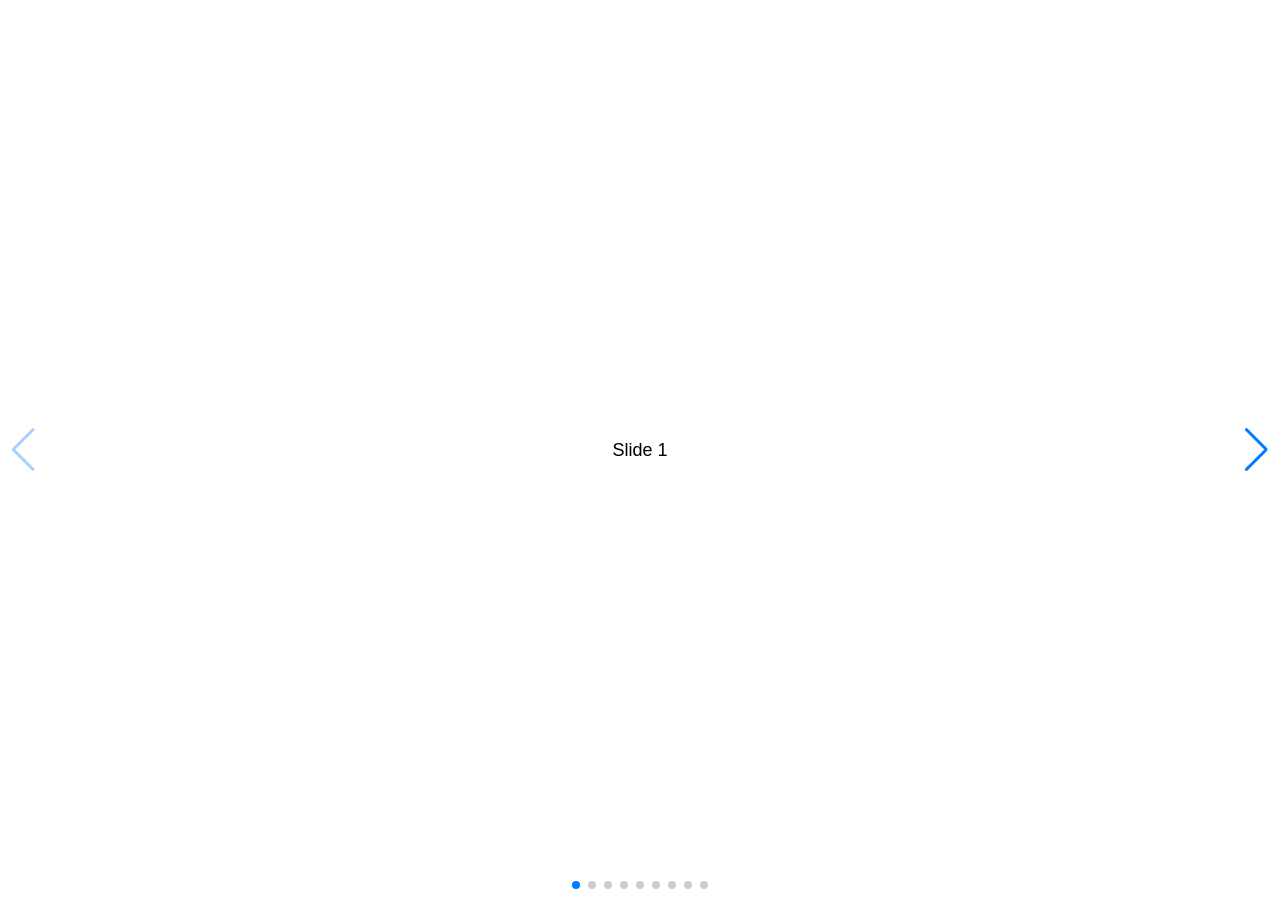
<file: library/swiper-autoplay/index.html>
<!DOCTYPE html>
<html lang="en">
  <head>
    <meta charset="utf-8" />
    <title>Swiper demo</title>
    <meta
      name="viewport"
      content="width=device-width, initial-scale=1, minimum-scale=1, maximum-scale=1"
    />
    <!-- Link Swiper's CSS -->
    <link
      rel="stylesheet"
      href="https://unpkg.com/swiper/swiper-bundle.min.css"
    />

    <!-- Demo styles -->
    <style>
      html,
      body {
        position: relative;
        height: 100%;
      }

      body {
        background: #eee;
        font-family: Helvetica Neue, Helvetica, Arial, sans-serif;
        font-size: 14px;
        color: #000;
        margin: 0;
        padding: 0;
      }

      .swiper-container {
        width: 100%;
        height: 100%;
      }

      .swiper-slide {
        text-align: center;
        font-size: 18px;
        background: #fff;

        /* Center slide text vertically */
        display: -webkit-box;
        display: -ms-flexbox;
        display: -webkit-flex;
        display: flex;
        -webkit-box-pack: center;
        -ms-flex-pack: center;
        -webkit-justify-content: center;
        justify-content: center;
        -webkit-box-align: center;
        -ms-flex-align: center;
        -webkit-align-items: center;
        align-items: center;
      }

      .swiper-slide img {
        display: block;
        width: 100%;
        height: 100%;
        object-fit: cover;
      }
    </style>
  </head>

  <body>
    <!-- Swiper -->
    <div class="swiper-container mySwiper">
      <div class="swiper-wrapper">
        <div class="swiper-slide">Slide 1</div>
        <div class="swiper-slide">Slide 2</div>
        <div class="swiper-slide">Slide 3</div>
        <div class="swiper-slide">Slide 4</div>
        <div class="swiper-slide">Slide 5</div>
        <div class="swiper-slide">Slide 6</div>
        <div class="swiper-slide">Slide 7</div>
        <div class="swiper-slide">Slide 8</div>
        <div class="swiper-slide">Slide 9</div>
      </div>
      <div class="swiper-button-next"></div>
      <div class="swiper-button-prev"></div>
      <div class="swiper-pagination"></div>
    </div>

    <!-- Swiper JS -->
    <script src="https://unpkg.com/swiper/swiper-bundle.min.js"></script>

    <!-- Initialize Swiper -->
    <script>
      var swiper = new Swiper(".mySwiper", {
        spaceBetween: 30,
        centeredSlides: true,
        autoplay: {
          delay: 2500,
          disableOnInteraction: false,
        },
        pagination: {
          el: ".swiper-pagination",
          clickable: true,
        },
        navigation: {
          nextEl: ".swiper-button-next",
          prevEl: ".swiper-button-prev",
        },
      });
    </script>
  </body>
</html>
</file>
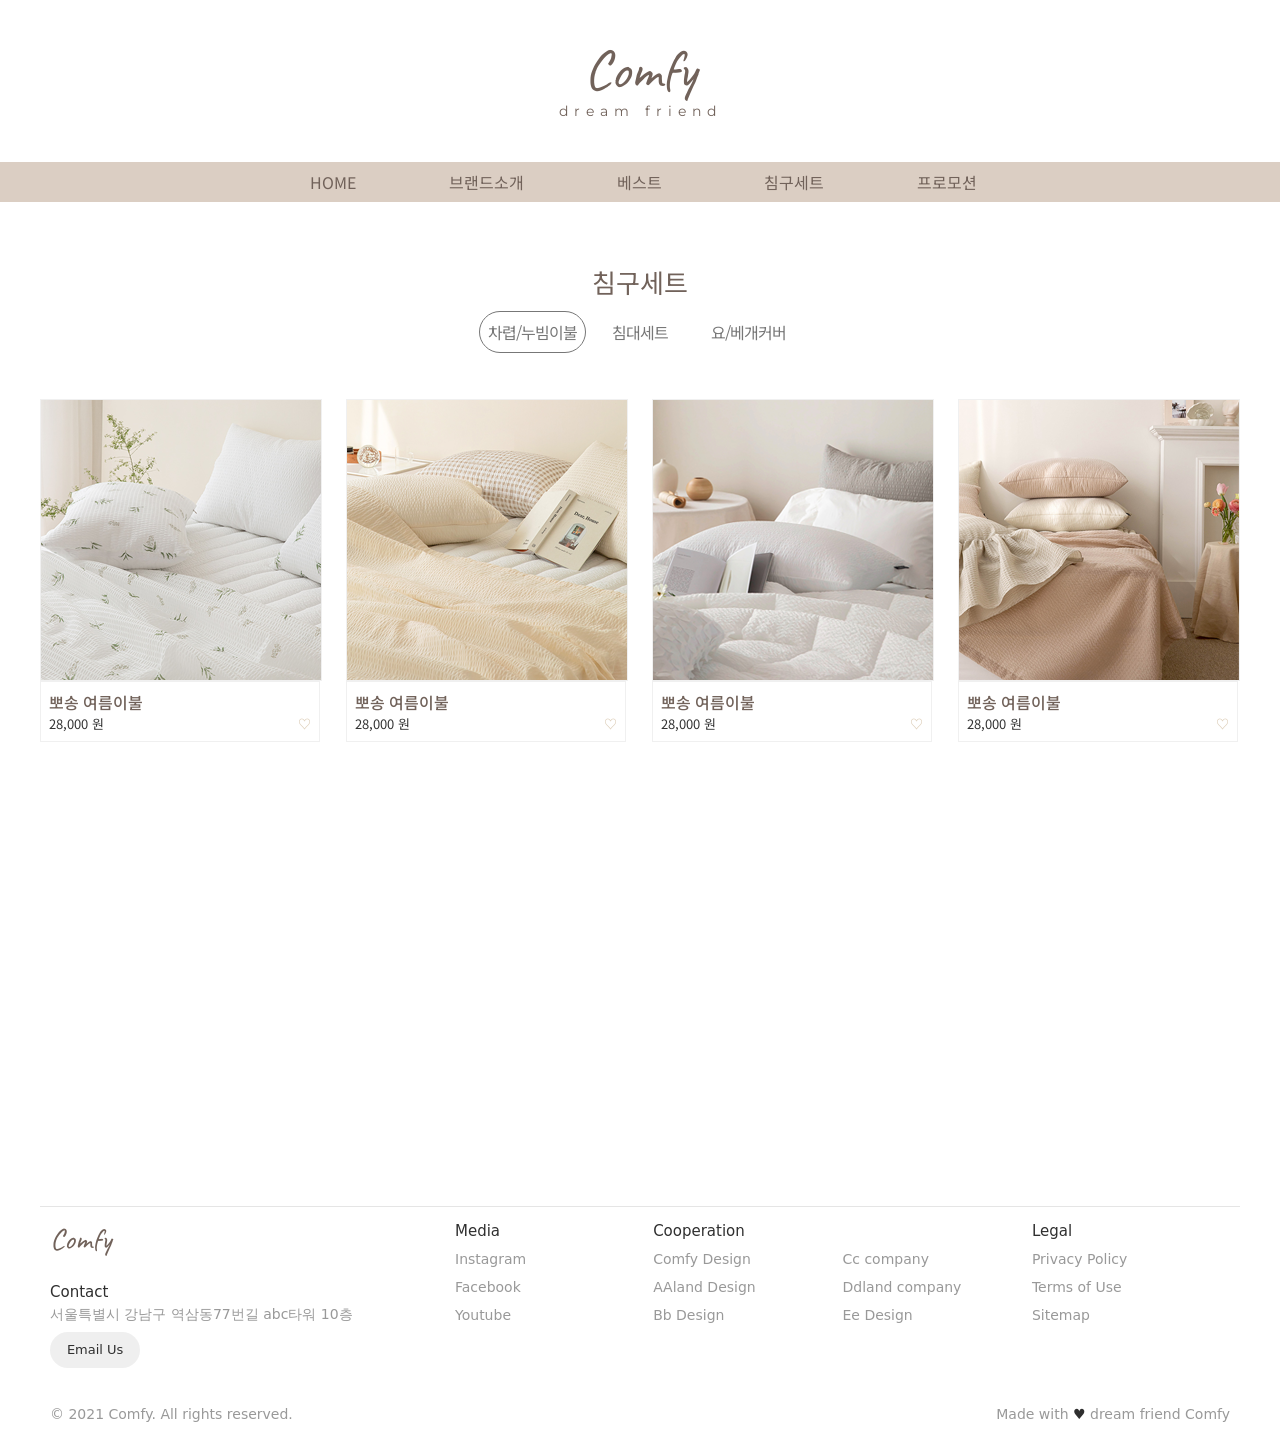
<file: pages/beddingset01.html>
<!DOCTYPE html>
<html lang="ko">
<head>
    <meta charset="UTF-8">
    <meta http-equiv="X-UA-Compatible" content="IE=edge">
    <meta name="viewport" content="width=device-width, initial-scale=1.0">
    <title>Document</title>
    <link rel="stylesheet" href="../css/beddingset01.css">
    <link rel="stylesheet" href="../css/common.css">
    <link rel="stylesheet" href="../library/fontawesome-free-5.15.3-web/css/all.min.css">
    <link href="https://unpkg.com/aos@2.3.1/dist/aos.css" rel="stylesheet">
</head>
<body>
    <!-- gnb -->
    <div id=logo data-aos="flip-down">
        <p class="logoid"><a href="../index.html">Comfy</a></p>
        <p class="logosub">dream friend</p>
    </div>
    <div id="nav">
        <div id="main_nav">
            <ul>
                <li><a href="../index.html">HOME</a></li>
                <li><a href="brand.html">브랜드소개</a></li>
                <li><a href="ss_season.html">베스트</a></li>
                <li><a href="beddingset01.html">침구세트</a></li>
                <li><a href="promotion.html">프로모션</a></li>
            </ul>
        </div>
        <div id="sub">
            <div id="sub_menu">
                <ul class="menu">
                </ul>
                <ul class="menu">
                    <li><a href="brand.html">브랜드 스토리</a></li>
                    <li><a href="map.html">오시는길</a></li>
                </ul>
                <ul class="menu">
                    <li><a href="ss_season.html">S/S시즌상품</a></li>
                    <li><a href="fw_season.html">F/W시즌상품</a></li>
                </ul>
                <ul class="menu">
                    <li><a href="beddingset01.html">차렵/누빔이불</a></li>
                    <li><a href="beddingset02.html">침대세트</a></li>
                    <li><a href="beddingset03.html">요/베개커버</a></li>
                </ul>
                <ul class="menu">
                    <li><a href="sale.html">20% SALE</a></li>
                    <li><a href="new.html">신상품</a></li>
                </ul>
            </div>
        </div>
    </div>

    <!-- 모바일 메뉴 -->
    <div id="nav_mobile">
        <div id="main_nav_mobile">
            <ul>
                <li><a href="../index.html">HOME</a></li>
                <li><a href="brand.html">브랜드소개</a></li>
                <li><a href="ss_season.html">베스트</a></li>
                <li><a href="beddingset01.html">침구세트</a></li>
                <li><a href="promotion.html">프로모션</a></li>
            </ul>
        </div>
    </div>

    <!-- 섹션06 프로모션 -->
    <div id="section06">
        <div class="wrap">
            <div class="title">
                <p class="titlet_inner">침구세트</p>
                <div id="lnb_select">
                    <ul>
                        <li><a href="beddingset01.html"  class="sel_01">차렵/누빔이불</a></li>
                        <li><a href="beddingset02.html"  class="sel_02">침대세트</a></li>
                        <li> <a href="beddingset03.html"  class="sel_02">요/베개커버</a></li>
                    </ul>
                </div>
            </div>
            <div id="promotion">
                <div class="promotion_box" data-aos="fade-up" data-aos-duration="2000">
                    <a href=""><img src="../images/shopping06.png" class="rImgmargine1" alt="이미지" style="border: 1px solid #f0f0f0;"></a>
                    <div class="prosubtxt1" style="border: 1px solid #f0f0f0;">
                        <div class="subt_01">
                            <p class="subtitle">뽀송 여름이불</p>
                        </div>
                        <div class="subt_02">
                            <p class="pick">♡</p>
                            <p class="price">28,000 원</p>
                        </div>
                    </div>
                </div>
                <div class="promotion_box" data-aos="fade-up" data-aos-duration="2000">
                    <a href=""><img src="../images/shopping05.png" class="rImgmargine2" alt="이미지" style="border: 1px solid #f0f0f0;"></a>
                    <div class="prosubtxt2" style="border: 1px solid #f0f0f0;">
                        <div class="subt_01">
                            <p class="subtitle">뽀송 여름이불</p>
                        </div>
                        <div class="subt_02">
                            <p class="pick">♡</p>
                            <p class="price">28,000 원</p>
                        </div>
                    </div>
                </div>
                <div class="promotion_box" data-aos="fade-up" data-aos-duration="2000">
                    <a href=""><img src="../images/shopping07.png" class="rImgmargine1" alt="이미지" style="border: 1px solid #f0f0f0;"></a>
                    <div class="prosubtxt1" style="border: 1px solid #f0f0f0;">
                        <div class="subt_01">
                            <p class="subtitle">뽀송 여름이불</p>
                        </div>
                        <div class="subt_02">
                            <p class="pick">♡</p>
                            <p class="price">28,000 원</p>
                        </div>
                    </div>
                </div>
                <div class="promotion_box" data-aos="fade-up" data-aos-duration="2000">
                    <a href=""><img src="../images/shopping08.png" class="rImgmargine3" alt="이미지" style="border: 1px solid #f0f0f0;"></a>
                    <div class="prosubtxt3" style="border: 1px solid #f0f0f0;">
                        <div class="subt_01">
                            <p class="subtitle">뽀송 여름이불</p>
                        </div>
                        <div class="subt_02">
                            <p class="pick">♡</p>
                            <p class="price">28,000 원</p>
                        </div>
                    </div>
                </div>
                <div class="promotion_box" data-aos="fade-up" data-aos-duration="2000">
                    <a href=""><img src="../images/shopping04.png" class="rImgmargine1" alt="이미지" style="border: 1px solid #f0f0f0;"></a>
                    <div class="prosubtxt1" style="border: 1px solid #f0f0f0;">
                        <div class="subt_01">
                            <p class="subtitle">뽀송 여름이불</p>
                        </div>
                        <div class="subt_02">
                            <p class="pick">♡</p>
                            <p class="price">28,000 원</p>
                        </div>
                    </div>
                </div>
                <div class="promotion_box" data-aos="fade-up" data-aos-duration="2000">
                    <a href=""><img src="../images/shopping03.png" class="rImgmargine2" alt="이미지" style="border: 1px solid #f0f0f0;"></a>
                    <div class="prosubtxt2" style="border: 1px solid #f0f0f0;">
                        <div class="subt_01">
                            <p class="subtitle">뽀송 여름이불</p>
                        </div>
                        <div class="subt_02">
                            <p class="pick">♡</p>
                            <p class="price">28,000 원</p>
                        </div>
                    </div>
                </div>
                <div class="promotion_box" data-aos="fade-up" data-aos-duration="2000">
                    <a href=""><img src="../images/shopping02.png" class="rImgmargine1" alt="이미지" style="border: 1px solid #f0f0f0;"></a>
                    <div class="prosubtxt1" style="border: 1px solid #f0f0f0;">
                        <div class="subt_01">
                            <p class="subtitle">뽀송 여름이불</p>
                        </div>
                        <div class="subt_02">
                            <p class="pick">♡</p>
                            <p class="price">28,000 원</p>
                        </div>
                    </div>
                </div>
                <div class="promotion_box" data-aos="fade-up" data-aos-duration="2000">
                    <a href=""><img src="../images/shopping01.png" class="rImgmargine3" alt="이미지" style="border: 1px solid #f0f0f0;"></a>
                    <div class="prosubtxt3" style="border: 1px solid #f0f0f0;">
                        <div class="subt_01">
                            <p class="subtitle">뽀송 여름이불</p>
                        </div>
                        <div class="subt_02">
                            <p class="pick">♡</p>
                            <p class="price">28,000 원</p>
                        </div>
                    </div>
                </div>
            </div>
        </div>
    </div>
    <!-- footer -->
    <div class="footer">
        <div class="footer__addr">
          <h1 class="footer__logo">Comfy</h1>
          <h2>Contact</h2>
          <address>
            서울특별시 강남구 역삼동77번길 abc타워 10층<br>
            <a class="footer__btn" href="eunchong14937@gmail.com">Email Us</a>
          </address>
        </div>
        <ul class="footer__nav">
          <li class="nav__item">
            <h2 class="nav__title">Media</h2>
            <ul class="nav__ul">
              <li>
                <a href="#">Instagram</a>
              </li>
              <li>
                <a href="#">Facebook</a>
              </li>
              <li>
                <a href="#">Youtube</a>
              </li>
            </ul>
          </li>
          <li class="nav__item nav__item--extra">
            <h2 class="nav__title">Cooperation</h2>
            <ul class="nav__ul nav__ul--extra">
              <li>
                <a href="#">Comfy Design</a>
              </li>
              <li>
                <a href="#">AAland Design</a>
              </li>
              <li>
                <a href="#">Bb Design</a>
              </li>
              <li>
                <a href="#">Cc company</a>
              </li>
              <li>
                <a href="#">Ddland company</a>
              </li>
              <li>
                <a href="#">Ee Design</a>
              </li>
            </ul>
          </li>
          <li class="nav__item">
            <h2 class="nav__title">Legal</h2>
            <ul class="nav__ul">
              <li>
                <a href="#">Privacy Policy</a>
              </li>
              <li>
                <a href="#">Terms of Use</a>
              </li>
              <li>
                <a href="#">Sitemap</a>
              </li>
            </ul>
          </li>
        </ul>
        <div class="legal">
          <p>&copy; 2021 Comfy. All rights reserved.</p>
          <div class="legal__links">
            <span>Made with <span class="heart">♥</span> dream friend Comfy</span>
          </div>
        </div>
      </div>

    <script src="../js/jquery-3.6.0.js"></script>
    <script type="text/javascript" src="../js/common.js"></script>
    <script type="text/javascript" src="../js/beddingset01.js"></script>
    <script src="https://unpkg.com/aos@2.3.1/dist/aos.js"></script>
    <script>
      AOS.init();
    </script>
</body>
</html>
</file>
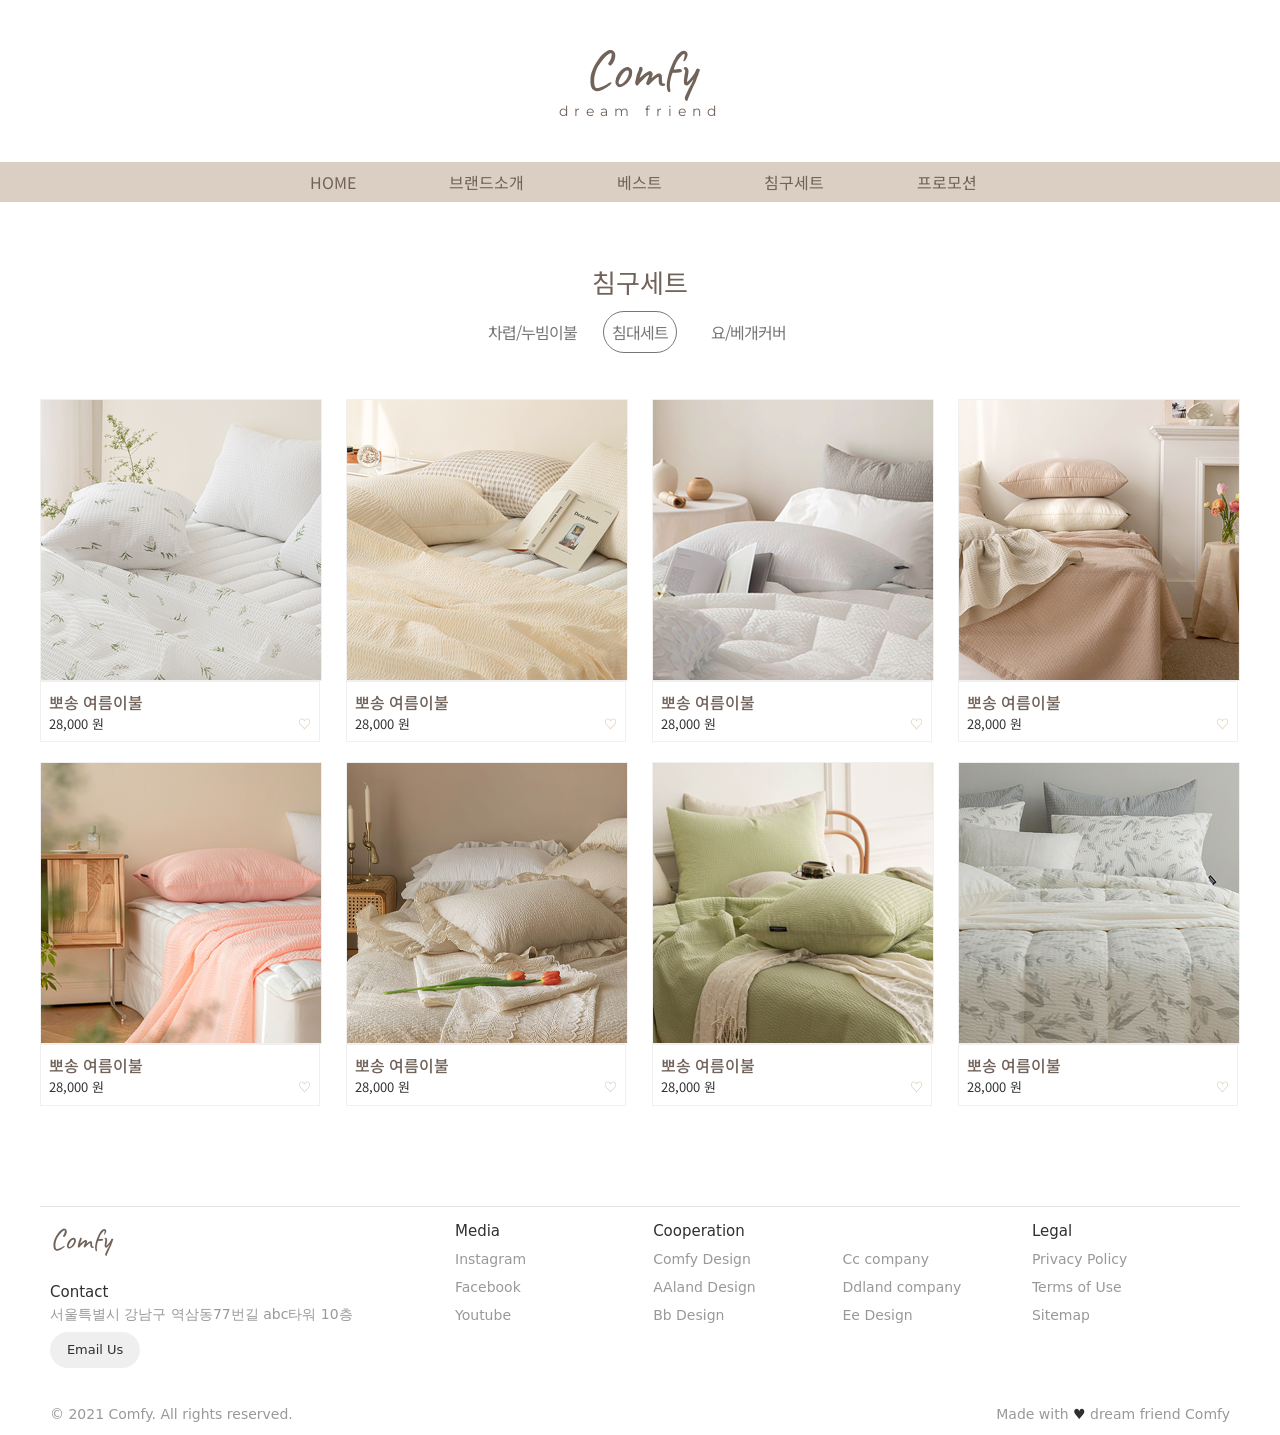
<file: pages/beddingset02.html>
<!DOCTYPE html>
<html lang="ko">
<head>
    <meta charset="UTF-8">
    <meta http-equiv="X-UA-Compatible" content="IE=edge">
    <meta name="viewport" content="width=device-width, initial-scale=1.0">
    <title>Document</title>
    <link rel="stylesheet" href="../css/beddingset02.css">
    <link rel="stylesheet" href="../css/common.css">
    <link rel="stylesheet" href="../library/fontawesome-free-5.15.3-web/css/all.min.css">
    <link href="https://unpkg.com/aos@2.3.1/dist/aos.css" rel="stylesheet">
</head>
<body>
    <!-- gnb -->
    <div id=logo data-aos="flip-down">
        <p class="logoid"><a href="../index.html">Comfy</a></p>
        <p class="logosub">dream friend</p>
    </div>
    <div id="nav">
        <div id="main_nav">
            <ul>
                <li><a href="../index.html">HOME</a></li>
                <li><a href="brand.html">브랜드소개</a></li>
                <li><a href="ss_season.html">베스트</a></li>
                <li><a href="beddingset01.html">침구세트</a></li>
                <li><a href="promotion.html">프로모션</a></li>
            </ul>
        </div>
        <div id="sub">
            <div id="sub_menu">
                <ul class="menu">
                </ul>
                <ul class="menu">
                    <li><a href="brand.html">브랜드 스토리</a></li>
                    <li><a href="map.html">오시는길</a></li>
                </ul>
                <ul class="menu">
                    <li><a href="ss_season.html">S/S시즌상품</a></li>
                    <li><a href="fw_season.html">F/W시즌상품</a></li>
                </ul>
                <ul class="menu">
                    <li><a href="beddingset01.html">차렵/누빔이불</a></li>
                    <li><a href="beddingset02.html">침대세트</a></li>
                    <li><a href="beddingset03.html">요/베개커버</a></li>
                </ul>
                <ul class="menu">
                    <li><a href="sale.html">20% SALE</a></li>
                    <li><a href="new.html">신상품</a></li>
                </ul>
            </div>
        </div>
    </div>

    <!-- 모바일 메뉴 -->
    <div id="nav_mobile">
        <div id="main_nav_mobile">
            <ul>
                <li><a href="../index.html">HOME</a></li>
                <li><a href="brand.html">브랜드소개</a></li>
                <li><a href="ss_season.html">베스트</a></li>
                <li><a href="beddingset01.html">침구세트</a></li>
                <li><a href="promotion.html">프로모션</a></li>
            </ul>
        </div>
    </div>

    <!-- 섹션06 프로모션 -->
    <div id="section06">
        <div class="wrap">
            <div class="title">
                <p class="titlet_inner">침구세트</p>
                <div id="lnb_select">
                    <ul>
                        <li><a href="beddingset01.html"  class="sel_02">차렵/누빔이불</a></li>
                        <li><a href="beddingset02.html"  class="sel_01">침대세트</a></li>
                        <li> <a href="beddingset03.html"  class="sel_02">요/베개커버</a></li>
                    </ul>
                </div>
            </div>
            <div id="promotion">
                <div class="promotion_box" data-aos="fade-up" data-aos-duration="2000">
                    <a href=""><img src="../images/shopping06.png" class="rImgmargine1" alt="이미지" style="border: 1px solid #f0f0f0;"></a>
                    <div class="prosubtxt1" style="border: 1px solid #f0f0f0;">
                        <div class="subt_01">
                            <p class="subtitle">뽀송 여름이불</p>
                        </div>
                        <div class="subt_02">
                            <p class="pick">♡</p>
                            <p class="price">28,000 원</p>
                        </div>
                    </div>
                </div>
                <div class="promotion_box" data-aos="fade-up" data-aos-duration="2000">
                    <a href=""><img src="../images/shopping05.png" class="rImgmargine2" alt="이미지" style="border: 1px solid #f0f0f0;"></a>
                    <div class="prosubtxt2" style="border: 1px solid #f0f0f0;">
                        <div class="subt_01">
                            <p class="subtitle">뽀송 여름이불</p>
                        </div>
                        <div class="subt_02">
                            <p class="pick">♡</p>
                            <p class="price">28,000 원</p>
                        </div>
                    </div>
                </div>
                <div class="promotion_box" data-aos="fade-up" data-aos-duration="2000">
                    <a href=""><img src="../images/shopping07.png" class="rImgmargine1" alt="이미지" style="border: 1px solid #f0f0f0;"></a>
                    <div class="prosubtxt1" style="border: 1px solid #f0f0f0;">
                        <div class="subt_01">
                            <p class="subtitle">뽀송 여름이불</p>
                        </div>
                        <div class="subt_02">
                            <p class="pick">♡</p>
                            <p class="price">28,000 원</p>
                        </div>
                    </div>
                </div>
                <div class="promotion_box" data-aos="fade-up" data-aos-duration="2000">
                    <a href=""><img src="../images/shopping08.png" class="rImgmargine3" alt="이미지" style="border: 1px solid #f0f0f0;"></a>
                    <div class="prosubtxt3" style="border: 1px solid #f0f0f0;">
                        <div class="subt_01">
                            <p class="subtitle">뽀송 여름이불</p>
                        </div>
                        <div class="subt_02">
                            <p class="pick">♡</p>
                            <p class="price">28,000 원</p>
                        </div>
                    </div>
                </div>
                <div class="promotion_box" data-aos="fade-up" data-aos-duration="2000">
                    <a href=""><img src="../images/shopping04.png" class="rImgmargine1" alt="이미지" style="border: 1px solid #f0f0f0;"></a>
                    <div class="prosubtxt1" style="border: 1px solid #f0f0f0;">
                        <div class="subt_01">
                            <p class="subtitle">뽀송 여름이불</p>
                        </div>
                        <div class="subt_02">
                            <p class="pick">♡</p>
                            <p class="price">28,000 원</p>
                        </div>
                    </div>
                </div>
                <div class="promotion_box" data-aos="fade-up" data-aos-duration="2000">
                    <a href=""><img src="../images/shopping03.png" class="rImgmargine2" alt="이미지" style="border: 1px solid #f0f0f0;"></a>
                    <div class="prosubtxt2" style="border: 1px solid #f0f0f0;">
                        <div class="subt_01">
                            <p class="subtitle">뽀송 여름이불</p>
                        </div>
                        <div class="subt_02">
                            <p class="pick">♡</p>
                            <p class="price">28,000 원</p>
                        </div>
                    </div>
                </div>
                <div class="promotion_box" data-aos="fade-up" data-aos-duration="2000">
                    <a href=""><img src="../images/shopping02.png" class="rImgmargine1" alt="이미지" style="border: 1px solid #f0f0f0;"></a>
                    <div class="prosubtxt1" style="border: 1px solid #f0f0f0;">
                        <div class="subt_01">
                            <p class="subtitle">뽀송 여름이불</p>
                        </div>
                        <div class="subt_02">
                            <p class="pick">♡</p>
                            <p class="price">28,000 원</p>
                        </div>
                    </div>
                </div>
                <div class="promotion_box" data-aos="fade-up" data-aos-duration="2000">
                    <a href=""><img src="../images/shopping01.png" class="rImgmargine3" alt="이미지" style="border: 1px solid #f0f0f0;"></a>
                    <div class="prosubtxt3" style="border: 1px solid #f0f0f0;">
                        <div class="subt_01">
                            <p class="subtitle">뽀송 여름이불</p>
                        </div>
                        <div class="subt_02">
                            <p class="pick">♡</p>
                            <p class="price">28,000 원</p>
                        </div>
                    </div>
                </div>
            </div>
        </div>
    </div>
    <!-- footer -->
    <div class="footer">
        <div class="footer__addr">
          <h1 class="footer__logo">Comfy</h1>
          <h2>Contact</h2>
          <address>
            서울특별시 강남구 역삼동77번길 abc타워 10층<br>
            <a class="footer__btn" href="eunchong14937@gmail.com">Email Us</a>
          </address>
        </div>
        <ul class="footer__nav">
          <li class="nav__item">
            <h2 class="nav__title">Media</h2>
            <ul class="nav__ul">
              <li>
                <a href="#">Instagram</a>
              </li>
              <li>
                <a href="#">Facebook</a>
              </li>
              <li>
                <a href="#">Youtube</a>
              </li>
            </ul>
          </li>
          <li class="nav__item nav__item--extra">
            <h2 class="nav__title">Cooperation</h2>
            <ul class="nav__ul nav__ul--extra">
              <li>
                <a href="#">Comfy Design</a>
              </li>
              <li>
                <a href="#">AAland Design</a>
              </li>
              <li>
                <a href="#">Bb Design</a>
              </li>
              <li>
                <a href="#">Cc company</a>
              </li>
              <li>
                <a href="#">Ddland company</a>
              </li>
              <li>
                <a href="#">Ee Design</a>
              </li>
            </ul>
          </li>
          <li class="nav__item">
            <h2 class="nav__title">Legal</h2>
            <ul class="nav__ul">
              <li>
                <a href="#">Privacy Policy</a>
              </li>
              <li>
                <a href="#">Terms of Use</a>
              </li>
              <li>
                <a href="#">Sitemap</a>
              </li>
            </ul>
          </li>
        </ul>
        <div class="legal">
          <p>&copy; 2021 Comfy. All rights reserved.</p>
          <div class="legal__links">
            <span>Made with <span class="heart">♥</span> dream friend Comfy</span>
          </div>
        </div>
      </div>

    <script src="../js/jquery-3.6.0.js"></script>
    <script type="text/javascript" src="../js/common.js"></script>
    <script type="text/javascript" src="../js/beddingset02.js"></script>
    <script src="https://unpkg.com/aos@2.3.1/dist/aos.js"></script>
    <script>
      AOS.init();
    </script>
</body>
</html>
</file>
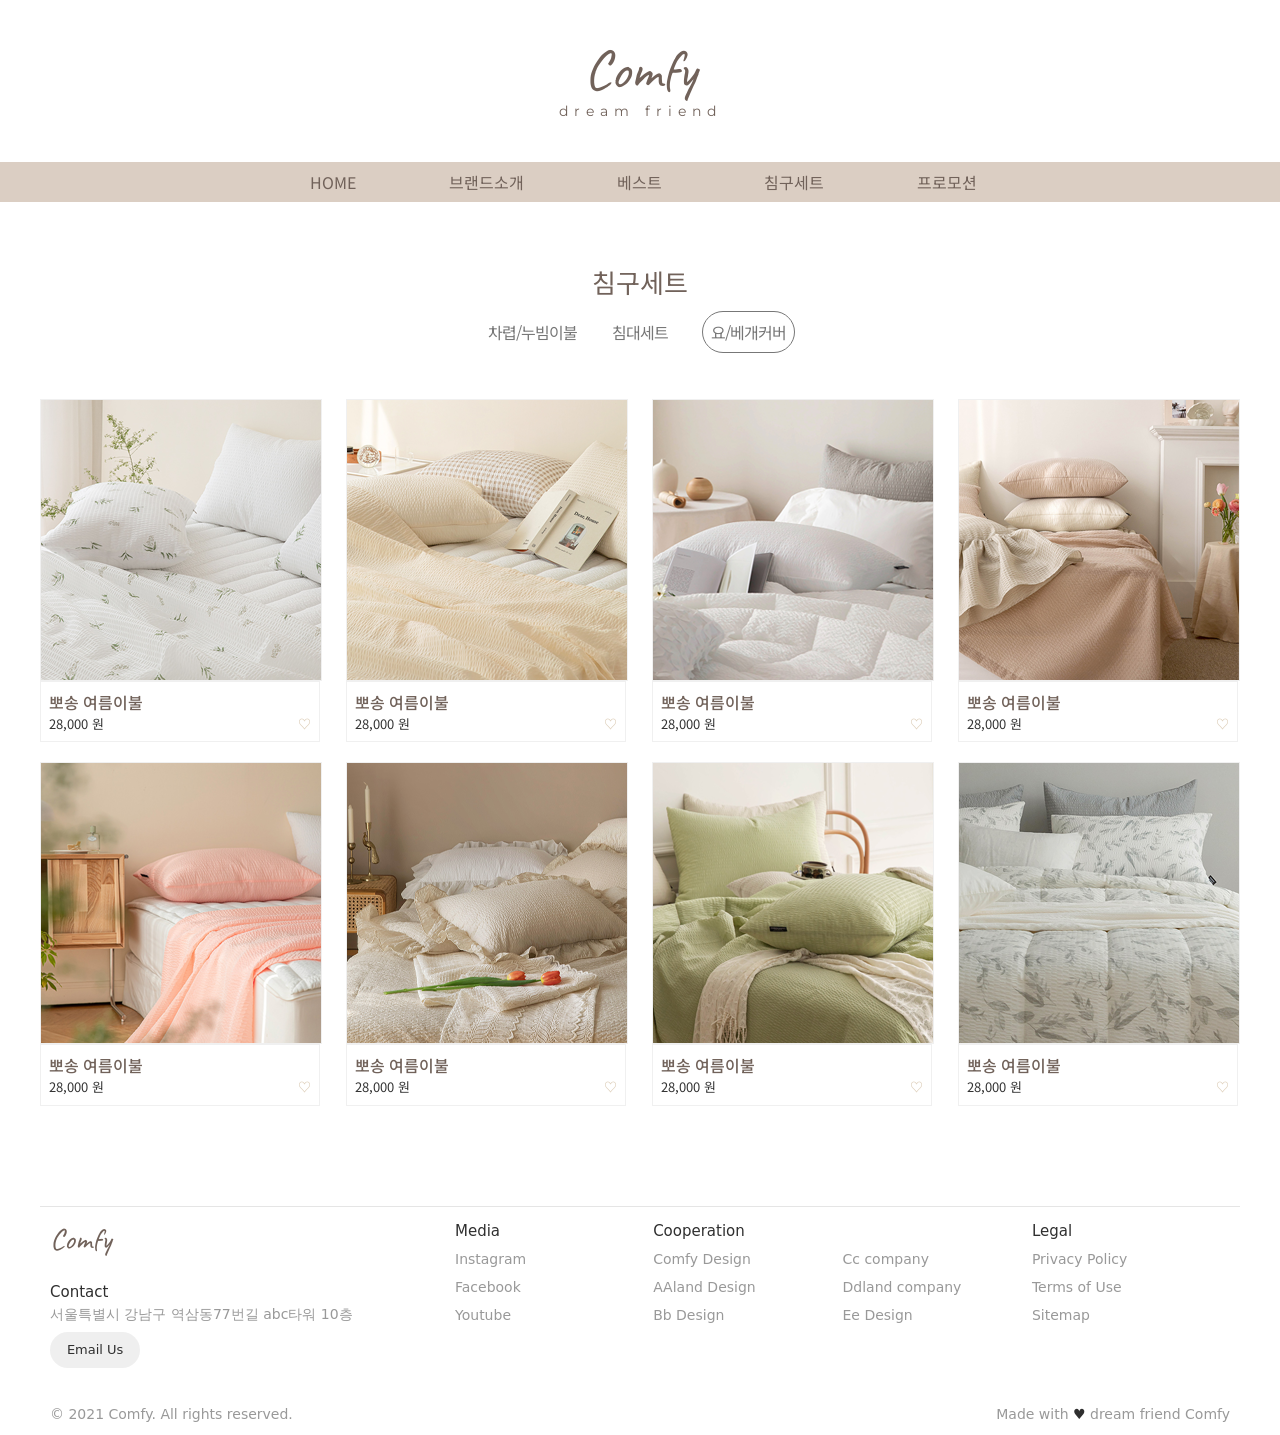
<file: pages/beddingset03.html>
<!DOCTYPE html>
<html lang="ko">
<head>
    <meta charset="UTF-8">
    <meta http-equiv="X-UA-Compatible" content="IE=edge">
    <meta name="viewport" content="width=device-width, initial-scale=1.0">
    <title>Document</title>
    <link rel="stylesheet" href="../css/beddingset03.css">
    <link rel="stylesheet" href="../css/common.css">
    <link rel="stylesheet" href="../library/fontawesome-free-5.15.3-web/css/all.min.css">
    <link href="https://unpkg.com/aos@2.3.1/dist/aos.css" rel="stylesheet">
</head>
<body>
    <!-- gnb -->
    <div id=logo data-aos="flip-down">
        <p class="logoid"><a href="../index.html">Comfy</a></p>
        <p class="logosub">dream friend</p>
    </div>
    <div id="nav">
        <div id="main_nav">
            <ul>
                <li><a href="../index.html">HOME</a></li>
                <li><a href="brand.html">브랜드소개</a></li>
                <li><a href="ss_season.html">베스트</a></li>
                <li><a href="beddingset01.html">침구세트</a></li>
                <li><a href="promotion.html">프로모션</a></li>
            </ul>
        </div>
        <div id="sub">
            <div id="sub_menu">
                <ul class="menu">
                </ul>
                <ul class="menu">
                    <li><a href="brand.html">브랜드 스토리</a></li>
                    <li><a href="map.html">오시는길</a></li>
                </ul>
                <ul class="menu">
                    <li><a href="ss_season.html">S/S시즌상품</a></li>
                    <li><a href="fw_season.html">F/W시즌상품</a></li>
                </ul>
                <ul class="menu">
                    <li><a href="beddingset01.html">차렵/누빔이불</a></li>
                    <li><a href="beddingset02.html">침대세트</a></li>
                    <li><a href="beddingset03.html">요/베개커버</a></li>
                </ul>
                <ul class="menu">
                    <li><a href="sale.html">20% SALE</a></li>
                    <li><a href="new.html">신상품</a></li>
                </ul>
            </div>
        </div>
    </div>

    <!-- 모바일 메뉴 -->
    <div id="nav_mobile">
        <div id="main_nav_mobile">
            <ul>
                <li><a href="../index.html">HOME</a></li>
                <li><a href="brand.html">브랜드소개</a></li>
                <li><a href="ss_season.html">베스트</a></li>
                <li><a href="beddingset01.html">침구세트</a></li>
                <li><a href="promotion.html">프로모션</a></li>
            </ul>
        </div>
    </div>

    <!-- 섹션06 프로모션 -->
    <div id="section06">
        <div class="wrap">
            <div class="title">
                <p class="titlet_inner">침구세트</p>
                <div id="lnb_select">
                    <ul>
                        <li><a href="beddingset01.html"  class="sel_02">차렵/누빔이불</a></li>
                        <li><a href="beddingset02.html"  class="sel_02">침대세트</a></li>
                        <li> <a href="beddingset03.html"  class="sel_01">요/베개커버</a></li>
                    </ul>
                </div>
            </div>
            <div id="promotion">
                <div class="promotion_box" data-aos="fade-up" data-aos-duration="2000">
                    <a href=""><img src="../images/shopping06.png" class="rImgmargine1" alt="이미지" style="border: 1px solid #f0f0f0;"></a>
                    <div class="prosubtxt1" style="border: 1px solid #f0f0f0;">
                        <div class="subt_01">
                            <p class="subtitle">뽀송 여름이불</p>
                        </div>
                        <div class="subt_02">
                            <p class="pick">♡</p>
                            <p class="price">28,000 원</p>
                        </div>
                    </div>
                </div>
                <div class="promotion_box" data-aos="fade-up" data-aos-duration="2000">
                    <a href=""><img src="../images/shopping05.png" class="rImgmargine2" alt="이미지" style="border: 1px solid #f0f0f0;"></a>
                    <div class="prosubtxt2" style="border: 1px solid #f0f0f0;">
                        <div class="subt_01">
                            <p class="subtitle">뽀송 여름이불</p>
                        </div>
                        <div class="subt_02">
                            <p class="pick">♡</p>
                            <p class="price">28,000 원</p>
                        </div>
                    </div>
                </div>
                <div class="promotion_box" data-aos="fade-up" data-aos-duration="2000">
                    <a href=""><img src="../images/shopping07.png" class="rImgmargine1" alt="이미지" style="border: 1px solid #f0f0f0;"></a>
                    <div class="prosubtxt1" style="border: 1px solid #f0f0f0;">
                        <div class="subt_01">
                            <p class="subtitle">뽀송 여름이불</p>
                        </div>
                        <div class="subt_02">
                            <p class="pick">♡</p>
                            <p class="price">28,000 원</p>
                        </div>
                    </div>
                </div>
                <div class="promotion_box" data-aos="fade-up" data-aos-duration="2000">
                    <a href=""><img src="../images/shopping08.png" class="rImgmargine3" alt="이미지" style="border: 1px solid #f0f0f0;"></a>
                    <div class="prosubtxt3" style="border: 1px solid #f0f0f0;">
                        <div class="subt_01">
                            <p class="subtitle">뽀송 여름이불</p>
                        </div>
                        <div class="subt_02">
                            <p class="pick">♡</p>
                            <p class="price">28,000 원</p>
                        </div>
                    </div>
                </div>
                <div class="promotion_box" data-aos="fade-up" data-aos-duration="2000">
                    <a href=""><img src="../images/shopping04.png" class="rImgmargine1" alt="이미지" style="border: 1px solid #f0f0f0;"></a>
                    <div class="prosubtxt1" style="border: 1px solid #f0f0f0;">
                        <div class="subt_01">
                            <p class="subtitle">뽀송 여름이불</p>
                        </div>
                        <div class="subt_02">
                            <p class="pick">♡</p>
                            <p class="price">28,000 원</p>
                        </div>
                    </div>
                </div>
                <div class="promotion_box" data-aos="fade-up" data-aos-duration="2000">
                    <a href=""><img src="../images/shopping03.png" class="rImgmargine2" alt="이미지" style="border: 1px solid #f0f0f0;"></a>
                    <div class="prosubtxt2" style="border: 1px solid #f0f0f0;">
                        <div class="subt_01">
                            <p class="subtitle">뽀송 여름이불</p>
                        </div>
                        <div class="subt_02">
                            <p class="pick">♡</p>
                            <p class="price">28,000 원</p>
                        </div>
                    </div>
                </div>
                <div class="promotion_box" data-aos="fade-up" data-aos-duration="2000">
                    <a href=""><img src="../images/shopping02.png" class="rImgmargine1" alt="이미지" style="border: 1px solid #f0f0f0;"></a>
                    <div class="prosubtxt1" style="border: 1px solid #f0f0f0;">
                        <div class="subt_01">
                            <p class="subtitle">뽀송 여름이불</p>
                        </div>
                        <div class="subt_02">
                            <p class="pick">♡</p>
                            <p class="price">28,000 원</p>
                        </div>
                    </div>
                </div>
                <div class="promotion_box" data-aos="fade-up" data-aos-duration="2000">
                    <a href=""><img src="../images/shopping01.png" class="rImgmargine3" alt="이미지" style="border: 1px solid #f0f0f0;"></a>
                    <div class="prosubtxt3" style="border: 1px solid #f0f0f0;">
                        <div class="subt_01">
                            <p class="subtitle">뽀송 여름이불</p>
                        </div>
                        <div class="subt_02">
                            <p class="pick">♡</p>
                            <p class="price">28,000 원</p>
                        </div>
                    </div>
                </div>
            </div>
        </div>
    </div>
    <!-- footer -->
    <div class="footer">
        <div class="footer__addr">
          <h1 class="footer__logo">Comfy</h1>
          <h2>Contact</h2>
          <address>
            서울특별시 강남구 역삼동77번길 abc타워 10층<br>
            <a class="footer__btn" href="eunchong14937@gmail.com">Email Us</a>
          </address>
        </div>
        <ul class="footer__nav">
          <li class="nav__item">
            <h2 class="nav__title">Media</h2>
            <ul class="nav__ul">
              <li>
                <a href="#">Instagram</a>
              </li>
              <li>
                <a href="#">Facebook</a>
              </li>
              <li>
                <a href="#">Youtube</a>
              </li>
            </ul>
          </li>
          <li class="nav__item nav__item--extra">
            <h2 class="nav__title">Cooperation</h2>
            <ul class="nav__ul nav__ul--extra">
              <li>
                <a href="#">Comfy Design</a>
              </li>
              <li>
                <a href="#">AAland Design</a>
              </li>
              <li>
                <a href="#">Bb Design</a>
              </li>
              <li>
                <a href="#">Cc company</a>
              </li>
              <li>
                <a href="#">Ddland company</a>
              </li>
              <li>
                <a href="#">Ee Design</a>
              </li>
            </ul>
          </li>
          <li class="nav__item">
            <h2 class="nav__title">Legal</h2>
            <ul class="nav__ul">
              <li>
                <a href="#">Privacy Policy</a>
              </li>
              <li>
                <a href="#">Terms of Use</a>
              </li>
              <li>
                <a href="#">Sitemap</a>
              </li>
            </ul>
          </li>
        </ul>
        <div class="legal">
          <p>&copy; 2021 Comfy. All rights reserved.</p>
          <div class="legal__links">
            <span>Made with <span class="heart">♥</span> dream friend Comfy</span>
          </div>
        </div>
      </div>

    <script src="../js/jquery-3.6.0.js"></script>
    <script type="text/javascript" src="../js/common.js"></script>
    <script type="text/javascript" src="../js/beddingset03.js"></script>
    <script src="https://unpkg.com/aos@2.3.1/dist/aos.js"></script>
    <script>
      AOS.init();
    </script>
</body>
</html>
</file>
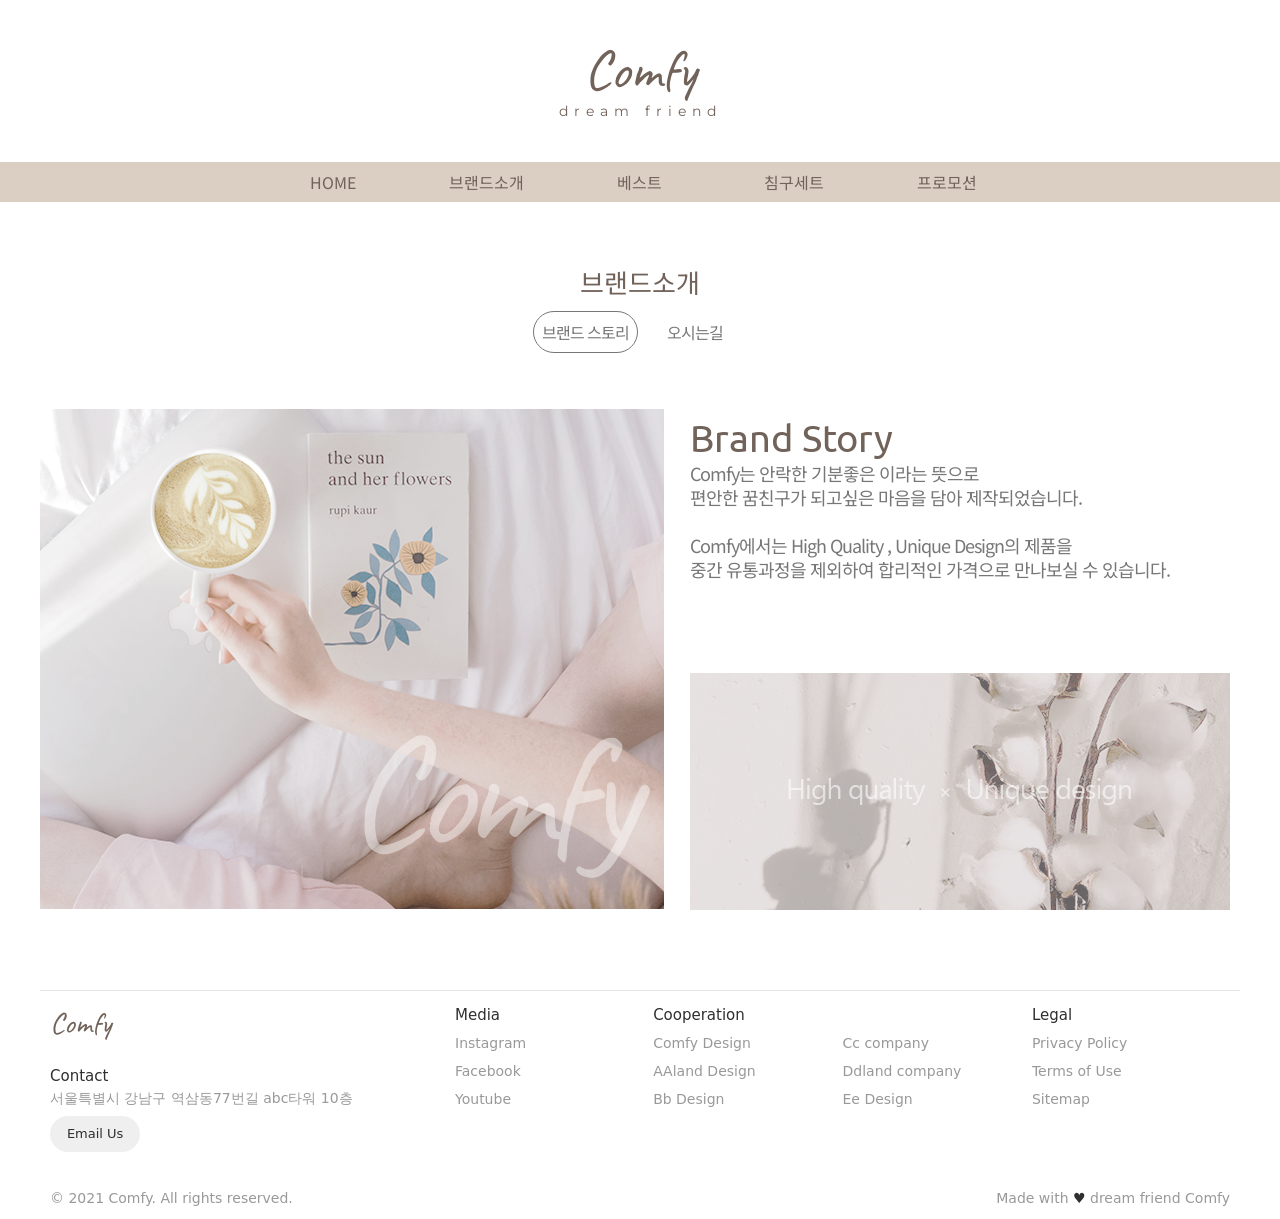
<file: pages/brand.html>
<!DOCTYPE html>
<html lang="ko">
<head>
    <meta charset="UTF-8">
    <meta http-equiv="X-UA-Compatible" content="IE=edge">
    <meta name="viewport" content="width=device-width, initial-scale=1.0">
    <title>Document</title>
    <link rel="stylesheet" href="../css/brand.css">
    <link rel="stylesheet" href="../css/common.css">
    <link rel="stylesheet" href="../library/fontawesome-free-5.15.3-web/css/all.min.css">
    <link href="https://unpkg.com/aos@2.3.1/dist/aos.css" rel="stylesheet">
</head>
<body>
    <!-- gnb -->
    <div id=logo data-aos="flip-down">
        <p class="logoid"><a href="../index.html">Comfy</a></p>
        <p class="logosub">dream friend</p>
    </div>
    <div id="nav">
        <div id="main_nav">
            <ul>
                <li><a href="../index.html">HOME</a></li>
                <li><a href="brand.html">브랜드소개</a></li>
                <li><a href="ss_season.html">베스트</a></li>
                <li><a href="beddingset01.html">침구세트</a></li>
                <li><a href="promotion.html">프로모션</a></li>
            </ul>
        </div>
        <div id="sub">
            <div id="sub_menu">
                <ul class="menu">
                </ul>
                <ul class="menu">
                    <li><a href="brand.html">브랜드 스토리</a></li>
                    <li><a href="map.html">오시는길</a></li>
                </ul>
                <ul class="menu">
                    <li><a href="ss_season.html">S/S시즌상품</a></li>
                    <li><a href="fw_season.html">F/W시즌상품</a></li>
                </ul>
                <ul class="menu">
                    <li><a href="beddingset01.html">차렵/누빔이불</a></li>
                    <li><a href="beddingset02.html">침대세트</a></li>
                    <li><a href="beddingset03.html">요/베개커버</a></li>
                </ul>
                <ul class="menu">
                    <li><a href="sale.html">20% SALE</a></li>
                    <li><a href="new.html">신상품</a></li>
                </ul>
            </div>
        </div>
    </div>

    <!-- 모바일 메뉴 -->
    <div id="nav_mobile">
        <div id="main_nav_mobile">
            <ul>
                <li><a href="../index.html">HOME</a></li>
                <li><a href="brand.html">브랜드소개</a></li>
                <li><a href="ss_season.html">베스트</a></li>
                <li><a href="beddingset01.html">침구세트</a></li>
                <li><a href="promotion.html">프로모션</a></li>
            </ul>
        </div>
    </div>

    <!-- lnb -->
    <div id="section06">
      <div class="wrap">
          <div class="title">
              <p class="titlet_inner">브랜드소개</p>
              <div id="lnb_select">
                  <ul>
                      <li><a href="brand.html" class="sel_01">브랜드 스토리</a></li>
                      <li><a href="map.html" class="sel_02">오시는길</a></li>
                  </ul>
              </div>
          </div>
      </div>
    </div>
    <!-- 섹션01 -->
    <div id="section01">
        <div class="wrap">
            <div class="leftImg">
                <img src="../images/section01-1.png" alt="">
            </div>
            <div class="rightImg">
                <div class="rightImg01">
                    <div class="sec01txt">
                        <p class="titlet">Brand Story</p>
                        <p class="titletSub">Comfy는 안락한 기분좋은 이라는 뜻으로
                            <br />편안한 꿈친구가 되고싶은 마음을 담아 제작되었습니다.<br />
                            <br />Comfy에서는 High Quality , Unique Design의 제품을
                            <br />중간 유통과정을 제외하여 합리적인 가격으로 만나보실 수 있습니다.
                        </p>
                    </div>
                </div>
                <img src="../images/section01-2.png" alt="">
            </div>
        </div>
    </div>


            
    <!-- footer -->
    <div class="footer">
        <div class="footer__addr">
          <h1 class="footer__logo">Comfy</h1>
          <h2>Contact</h2>
          <address>
            서울특별시 강남구 역삼동77번길 abc타워 10층<br>
            <a class="footer__btn" href="eunchong14937@gmail.com">Email Us</a>
          </address>
        </div>
        <ul class="footer__nav">
          <li class="nav__item">
            <h2 class="nav__title">Media</h2>
            <ul class="nav__ul">
              <li>
                <a href="#">Instagram</a>
              </li>
              <li>
                <a href="#">Facebook</a>
              </li>
              <li>
                <a href="#">Youtube</a>
              </li>
            </ul>
          </li>
          <li class="nav__item nav__item--extra">
            <h2 class="nav__title">Cooperation</h2>
            <ul class="nav__ul nav__ul--extra">
              <li>
                <a href="#">Comfy Design</a>
              </li>
              <li>
                <a href="#">AAland Design</a>
              </li>
              <li>
                <a href="#">Bb Design</a>
              </li>
              <li>
                <a href="#">Cc company</a>
              </li>
              <li>
                <a href="#">Ddland company</a>
              </li>
              <li>
                <a href="#">Ee Design</a>
              </li>
            </ul>
          </li>
          <li class="nav__item">
            <h2 class="nav__title">Legal</h2>
            <ul class="nav__ul">
              <li>
                <a href="#">Privacy Policy</a>
              </li>
              <li>
                <a href="#">Terms of Use</a>
              </li>
              <li>
                <a href="#">Sitemap</a>
              </li>
            </ul>
          </li>
        </ul>
        <div class="legal">
          <p>&copy; 2021 Comfy. All rights reserved.</p>
          <div class="legal__links">
            <span>Made with <span class="heart">♥</span> dream friend Comfy</span>
          </div>
        </div>
      </div>

    <script src="../js/jquery-3.6.0.js"></script>
    <script type="text/javascript" src="../js/common.js"></script>
    <script src="https://unpkg.com/aos@2.3.1/dist/aos.js"></script>
    <script>
      AOS.init();
    </script>
</body>
</html>
</file>
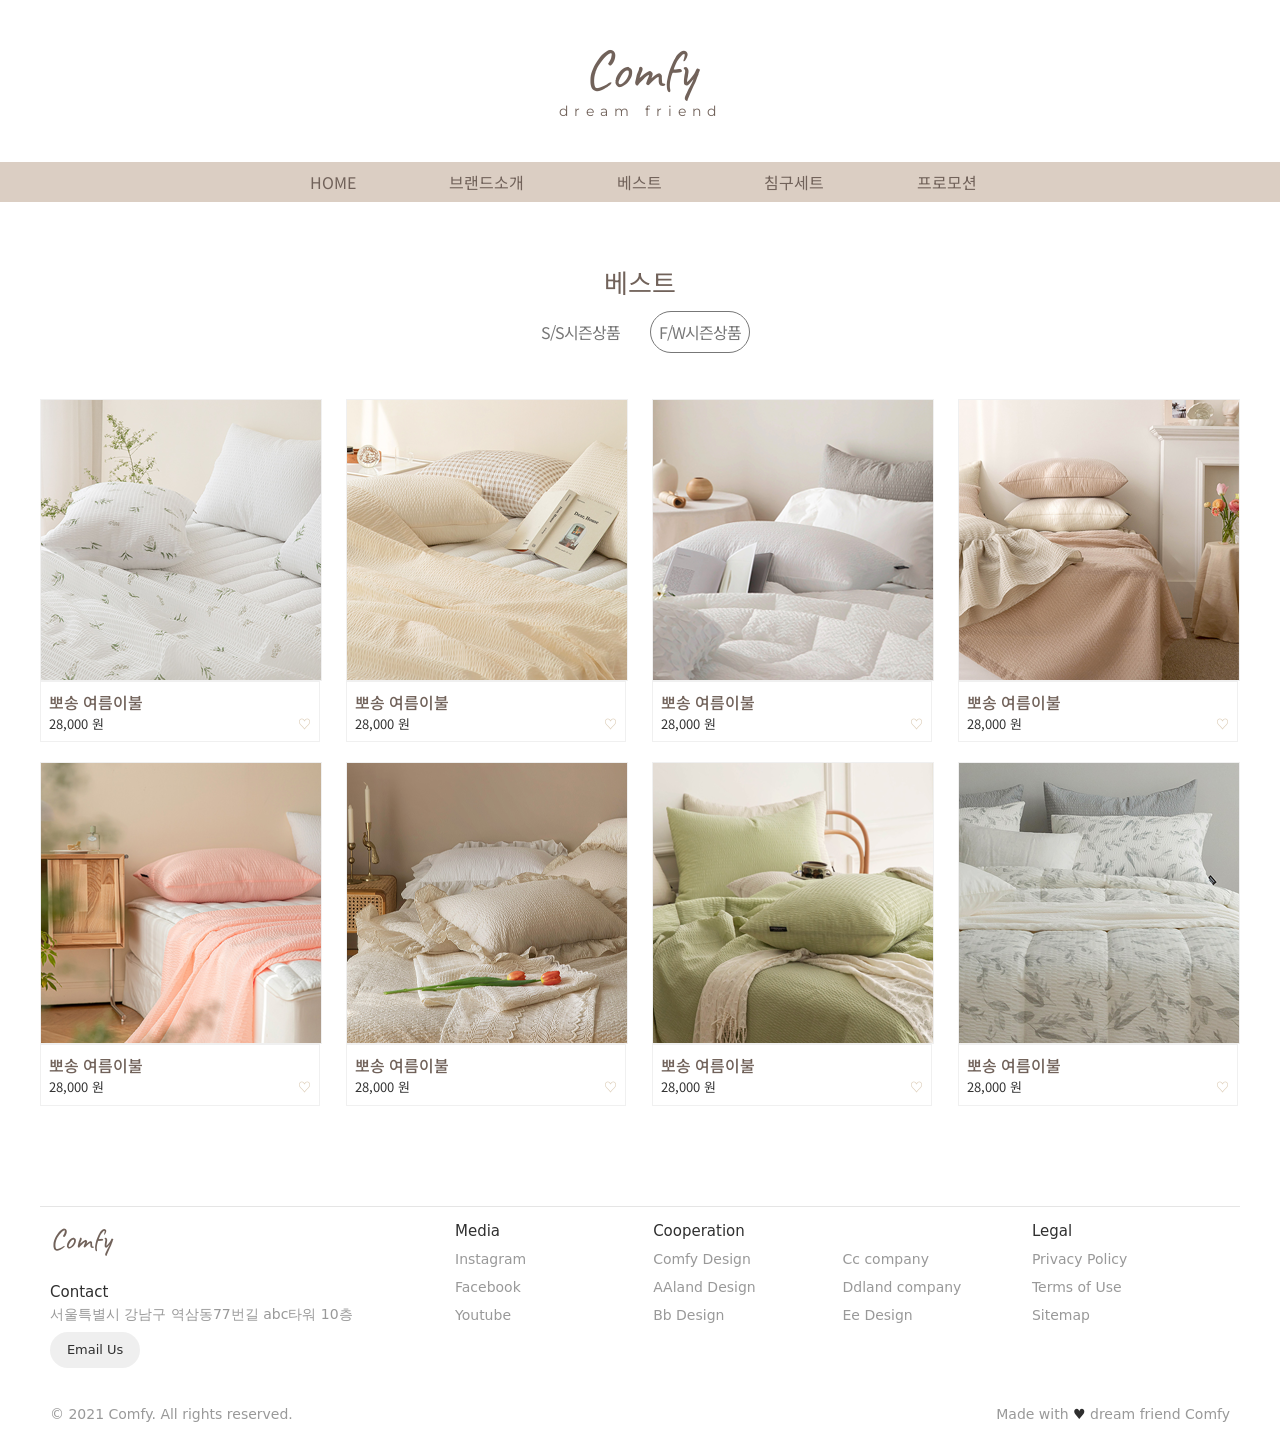
<file: pages/fw_season.html>
<!DOCTYPE html>
<html lang="ko">
<head>
    <meta charset="UTF-8">
    <meta http-equiv="X-UA-Compatible" content="IE=edge">
    <meta name="viewport" content="width=device-width, initial-scale=1.0">
    <title>Document</title>
    <link rel="stylesheet" href="../css/fw_season.css">
    <link rel="stylesheet" href="../css/common.css">
    <link rel="stylesheet" href="../library/fontawesome-free-5.15.3-web/css/all.min.css">
    <link href="https://unpkg.com/aos@2.3.1/dist/aos.css" rel="stylesheet">
</head>
<body>
    <!-- gnb -->
    <div id=logo data-aos="flip-down">
        <p class="logoid"><a href="../index.html">Comfy</a></p>
        <p class="logosub">dream friend</p>
    </div>
    <div id="nav">
        <div id="main_nav">
            <ul>
                <li><a href="../index.html">HOME</a></li>
                <li><a href="brand.html">브랜드소개</a></li>
                <li><a href="ss_season.html">베스트</a></li>
                <li><a href="beddingset01.html">침구세트</a></li>
                <li><a href="promotion.html">프로모션</a></li>
            </ul>
        </div>
        <div id="sub">
            <div id="sub_menu">
                <ul class="menu">
                </ul>
                <ul class="menu">
                    <li><a href="brand.html">브랜드 스토리</a></li>
                    <li><a href="map.html">오시는길</a></li>
                </ul>
                <ul class="menu">
                    <li><a href="ss_season.html">S/S시즌상품</a></li>
                    <li><a href="fw_season.html">F/W시즌상품</a></li>
                </ul>
                <ul class="menu">
                    <li><a href="beddingset01.html">차렵/누빔이불</a></li>
                    <li><a href="beddingset02.html">침대세트</a></li>
                    <li><a href="beddingset03.html">요/베개커버</a></li>
                </ul>
                <ul class="menu">
                    <li><a href="sale.html">20% SALE</a></li>
                    <li><a href="new.html">신상품</a></li>
                </ul>
            </div>
        </div>
    </div>

    <!-- 모바일 메뉴 -->
    <div id="nav_mobile">
        <div id="main_nav_mobile">
            <ul>
                <li><a href="../index.html">HOME</a></li>
                <li><a href="brand.html">브랜드소개</a></li>
                <li><a href="ss_season.html">베스트</a></li>
                <li><a href="beddingset01.html">침구세트</a></li>
                <li><a href="promotion.html">프로모션</a></li>
            </ul>
        </div>
    </div>

    <!-- 섹션06 프로모션 -->
    <div id="section06">
        <div class="wrap">
            <div class="title">
                <p class="titlet_inner">베스트</p>
                <div id="lnb_select">
                    <ul>
                        <li><a href="ss_season.html" class="sel_02">S/S시즌상품</a></li>
                        <li><a href="fw_season.html" class="sel_01">F/W시즌상품</a></li>
                    </ul>
                </div>
            </div>
            <div id="promotion">
                <div class="promotion_box" data-aos="fade-up" data-aos-duration="2000">
                    <a href=""><img src="../images/shopping06.png" class="rImgmargine1" alt="이미지" style="border: 1px solid #f0f0f0;"></a>
                    <div class="prosubtxt1" style="border: 1px solid #f0f0f0;">
                        <div class="subt_01">
                            <p class="subtitle">뽀송 여름이불</p>
                        </div>
                        <div class="subt_02">
                            <p class="pick">♡</p>
                            <p class="price">28,000 원</p>
                        </div>
                    </div>
                </div>
                <div class="promotion_box" data-aos="fade-up" data-aos-duration="2000">
                    <a href=""><img src="../images/shopping05.png" class="rImgmargine2" alt="이미지" style="border: 1px solid #f0f0f0;"></a>
                    <div class="prosubtxt2" style="border: 1px solid #f0f0f0;">
                        <div class="subt_01">
                            <p class="subtitle">뽀송 여름이불</p>
                        </div>
                        <div class="subt_02">
                            <p class="pick">♡</p>
                            <p class="price">28,000 원</p>
                        </div>
                    </div>
                </div>
                <div class="promotion_box" data-aos="fade-up" data-aos-duration="2000">
                    <a href=""><img src="../images/shopping07.png" class="rImgmargine1" alt="이미지" style="border: 1px solid #f0f0f0;"></a>
                    <div class="prosubtxt1" style="border: 1px solid #f0f0f0;">
                        <div class="subt_01">
                            <p class="subtitle">뽀송 여름이불</p>
                        </div>
                        <div class="subt_02">
                            <p class="pick">♡</p>
                            <p class="price">28,000 원</p>
                        </div>
                    </div>
                </div>
                <div class="promotion_box" data-aos="fade-up" data-aos-duration="2000">
                    <a href=""><img src="../images/shopping08.png" class="rImgmargine3" alt="이미지" style="border: 1px solid #f0f0f0;"></a>
                    <div class="prosubtxt3" style="border: 1px solid #f0f0f0;">
                        <div class="subt_01">
                            <p class="subtitle">뽀송 여름이불</p>
                        </div>
                        <div class="subt_02">
                            <p class="pick">♡</p>
                            <p class="price">28,000 원</p>
                        </div>
                    </div>
                </div>
                <div class="promotion_box" data-aos="fade-up" data-aos-duration="2000">
                    <a href=""><img src="../images/shopping04.png" class="rImgmargine1" alt="이미지" style="border: 1px solid #f0f0f0;"></a>
                    <div class="prosubtxt1" style="border: 1px solid #f0f0f0;">
                        <div class="subt_01">
                            <p class="subtitle">뽀송 여름이불</p>
                        </div>
                        <div class="subt_02">
                            <p class="pick">♡</p>
                            <p class="price">28,000 원</p>
                        </div>
                    </div>
                </div>
                <div class="promotion_box" data-aos="fade-up" data-aos-duration="2000">
                    <a href=""><img src="../images/shopping03.png" class="rImgmargine2" alt="이미지" style="border: 1px solid #f0f0f0;"></a>
                    <div class="prosubtxt2" style="border: 1px solid #f0f0f0;">
                        <div class="subt_01">
                            <p class="subtitle">뽀송 여름이불</p>
                        </div>
                        <div class="subt_02">
                            <p class="pick">♡</p>
                            <p class="price">28,000 원</p>
                        </div>
                    </div>
                </div>
                <div class="promotion_box" data-aos="fade-up" data-aos-duration="2000">
                    <a href=""><img src="../images/shopping02.png" class="rImgmargine1" alt="이미지" style="border: 1px solid #f0f0f0;"></a>
                    <div class="prosubtxt1" style="border: 1px solid #f0f0f0;">
                        <div class="subt_01">
                            <p class="subtitle">뽀송 여름이불</p>
                        </div>
                        <div class="subt_02">
                            <p class="pick">♡</p>
                            <p class="price">28,000 원</p>
                        </div>
                    </div>
                </div>
                <div class="promotion_box" data-aos="fade-up" data-aos-duration="2000">
                    <a href=""><img src="../images/shopping01.png" class="rImgmargine3" alt="이미지" style="border: 1px solid #f0f0f0;"></a>
                    <div class="prosubtxt3" style="border: 1px solid #f0f0f0;">
                        <div class="subt_01">
                            <p class="subtitle">뽀송 여름이불</p>
                        </div>
                        <div class="subt_02">
                            <p class="pick">♡</p>
                            <p class="price">28,000 원</p>
                        </div>
                    </div>
                </div>
            </div>
        </div>
    </div>
    <!-- footer -->
    <div class="footer">
        <div class="footer__addr">
          <h1 class="footer__logo">Comfy</h1>
          <h2>Contact</h2>
          <address>
            서울특별시 강남구 역삼동77번길 abc타워 10층<br>
            <a class="footer__btn" href="eunchong14937@gmail.com">Email Us</a>
          </address>
        </div>
        <ul class="footer__nav">
          <li class="nav__item">
            <h2 class="nav__title">Media</h2>
            <ul class="nav__ul">
              <li>
                <a href="#">Instagram</a>
              </li>
              <li>
                <a href="#">Facebook</a>
              </li>
              <li>
                <a href="#">Youtube</a>
              </li>
            </ul>
          </li>
          <li class="nav__item nav__item--extra">
            <h2 class="nav__title">Cooperation</h2>
            <ul class="nav__ul nav__ul--extra">
              <li>
                <a href="#">Comfy Design</a>
              </li>
              <li>
                <a href="#">AAland Design</a>
              </li>
              <li>
                <a href="#">Bb Design</a>
              </li>
              <li>
                <a href="#">Cc company</a>
              </li>
              <li>
                <a href="#">Ddland company</a>
              </li>
              <li>
                <a href="#">Ee Design</a>
              </li>
            </ul>
          </li>
          <li class="nav__item">
            <h2 class="nav__title">Legal</h2>
            <ul class="nav__ul">
              <li>
                <a href="#">Privacy Policy</a>
              </li>
              <li>
                <a href="#">Terms of Use</a>
              </li>
              <li>
                <a href="#">Sitemap</a>
              </li>
            </ul>
          </li>
        </ul>
        <div class="legal">
          <p>&copy; 2021 Comfy. All rights reserved.</p>
          <div class="legal__links">
            <span>Made with <span class="heart">♥</span> dream friend Comfy</span>
          </div>
        </div>
      </div>

    <script src="../js/jquery-3.6.0.js"></script>
    <script type="text/javascript" src="../js/common.js"></script>
    <script type="text/javascript" src="../js/fw_season.js"></script>
    <script src="https://unpkg.com/aos@2.3.1/dist/aos.js"></script>
    <script>
      AOS.init();
    </script>
</body>
</html>
</file>
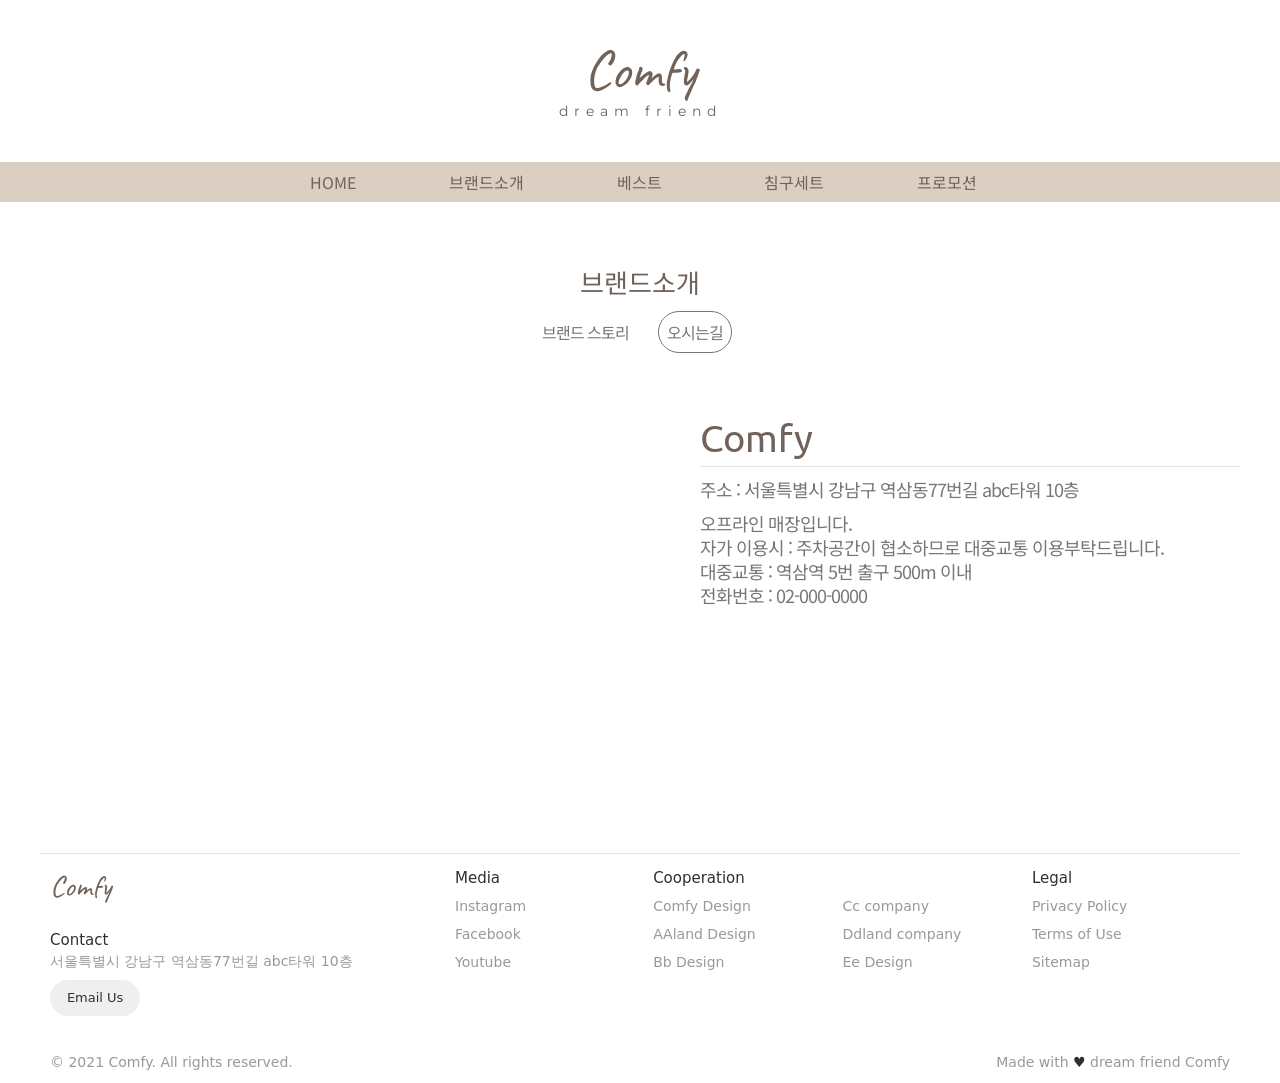
<file: pages/map.html>
<!DOCTYPE html>
<html lang="ko">
<head>
    <meta charset="UTF-8">
    <meta http-equiv="X-UA-Compatible" content="IE=edge">
    <meta name="viewport" content="width=device-width, initial-scale=1.0">
    <title>Document</title>
    <link rel="stylesheet" href="../css/map.css">
    <link rel="stylesheet" href="../css/common.css">
    <link rel="stylesheet" href="../library/fontawesome-free-5.15.3-web/css/all.min.css">
    <link href="https://unpkg.com/aos@2.3.1/dist/aos.css" rel="stylesheet">
</head>
<body>
    <!-- gnb -->
    <div id=logo data-aos="flip-down">
        <p class="logoid"><a href="../index.html">Comfy</a></p>
        <p class="logosub">dream friend</p>
    </div>
    <div id="nav">
        <div id="main_nav">
            <ul>
                <li><a href="../index.html">HOME</a></li>
                <li><a href="brand.html">브랜드소개</a></li>
                <li><a href="ss_season.html">베스트</a></li>
                <li><a href="beddingset01.html">침구세트</a></li>
                <li><a href="promotion.html">프로모션</a></li>
            </ul>
        </div>
        <div id="sub">
            <div id="sub_menu">
                <ul class="menu">
                </ul>
                <ul class="menu">
                    <li><a href="brand.html">브랜드 스토리</a></li>
                    <li><a href="map.html">오시는길</a></li>
                </ul>
                <ul class="menu">
                    <li><a href="ss_season.html">S/S시즌상품</a></li>
                    <li><a href="fw_season.html">F/W시즌상품</a></li>
                </ul>
                <ul class="menu">
                    <li><a href="beddingset01.html">차렵/누빔이불</a></li>
                    <li><a href="beddingset02.html">침대세트</a></li>
                    <li><a href="beddingset03.html">요/베개커버</a></li>
                </ul>
                <ul class="menu">
                    <li><a href="sale.html">20% SALE</a></li>
                    <li><a href="new.html">신상품</a></li>
                </ul>
            </div>
        </div>
    </div>

    <!-- 모바일 메뉴 -->
    <div id="nav_mobile">
        <div id="main_nav_mobile">
            <ul>
                <li><a href="../index.html">HOME</a></li>
                <li><a href="brand.html">브랜드소개</a></li>
                <li><a href="ss_season.html">베스트</a></li>
                <li><a href="beddingset01.html">침구세트</a></li>
                <li><a href="promotion.html">프로모션</a></li>
            </ul>
        </div>
    </div>

    <!-- 섹션06 프로모션 -->
    <div id="section06">
        <div class="wrap">
            <div class="title">
                <p class="titlet_inner">브랜드소개</p>
                <div id="lnb_select">
                    <ul>
                        <li><a href="brand.html" class="sel_02">브랜드 스토리</a></li>
                        <li><a href="map.html" class="sel_01">오시는길</a></li>
                    </ul>
                </div>
            </div>
            <div id="mapwrap">
                <div id="masec">
                    <div class="maparticle" data-aos="fade-up" data-aos-duration="2000">
                        <div id="map"></div>
                        <div id="menutxt">
                            <p class="maptitle">Comfy</p>
                            <p class="mapaddress">
                            주소 : 서울특별시 강남구 역삼동77번길 abc타워 10층
                            </p>
                            <p class="mapsub">
                            오프라인 매장입니다.
                            <br />자가 이용시 : 주차공간이 협소하므로 대중교통 이용부탁드립니다.
                            <br />대중교통 : 역삼역 5번 출구 500m 이내
                            <br />전화번호 : 02-000-0000
                            </p>
                        </div>
                    </div>
                </div>
            </div>
        </div>
    </div>
            
    <!-- footer -->
    <div class="footer">
        <div class="footer__addr">
          <h1 class="footer__logo">Comfy</h1>
          <h2>Contact</h2>
          <address>
            서울특별시 강남구 역삼동77번길 abc타워 10층<br>
            <a class="footer__btn" href="eunchong14937@gmail.com">Email Us</a>
          </address>
        </div>
        <ul class="footer__nav">
          <li class="nav__item">
            <h2 class="nav__title">Media</h2>
            <ul class="nav__ul">
              <li>
                <a href="#">Instagram</a>
              </li>
              <li>
                <a href="#">Facebook</a>
              </li>
              <li>
                <a href="#">Youtube</a>
              </li>
            </ul>
          </li>
          <li class="nav__item nav__item--extra">
            <h2 class="nav__title">Cooperation</h2>
            <ul class="nav__ul nav__ul--extra">
              <li>
                <a href="#">Comfy Design</a>
              </li>
              <li>
                <a href="#">AAland Design</a>
              </li>
              <li>
                <a href="#">Bb Design</a>
              </li>
              <li>
                <a href="#">Cc company</a>
              </li>
              <li>
                <a href="#">Ddland company</a>
              </li>
              <li>
                <a href="#">Ee Design</a>
              </li>
            </ul>
          </li>
          <li class="nav__item">
            <h2 class="nav__title">Legal</h2>
            <ul class="nav__ul">
              <li>
                <a href="#">Privacy Policy</a>
              </li>
              <li>
                <a href="#">Terms of Use</a>
              </li>
              <li>
                <a href="#">Sitemap</a>
              </li>
            </ul>
          </li>
        </ul>
        <div class="legal">
          <p>&copy; 2021 Comfy. All rights reserved.</p>
          <div class="legal__links">
            <span>Made with <span class="heart">♥</span> dream friend Comfy</span>
          </div>
        </div>
      </div>

    <script src="../js/jquery-3.6.0.js"></script>
    <script type="text/javascript" src="../js/common.js"></script>
    <script type="text/javascript" src="../js/map.js"></script>
    <script type="text/javascript" src="//dapi.kakao.com/v2/maps/sdk.js?appkey=31c395d33df2ccac36d7e1c2cccc6f37"></script>
    <script src="https://unpkg.com/aos@2.3.1/dist/aos.js"></script>
    <script>
      AOS.init();
    </script>
    <script>
            AOS.init();
            var map = new Map();
            map.getKakaoMap();
    </script>
</body>
</html>
</file>
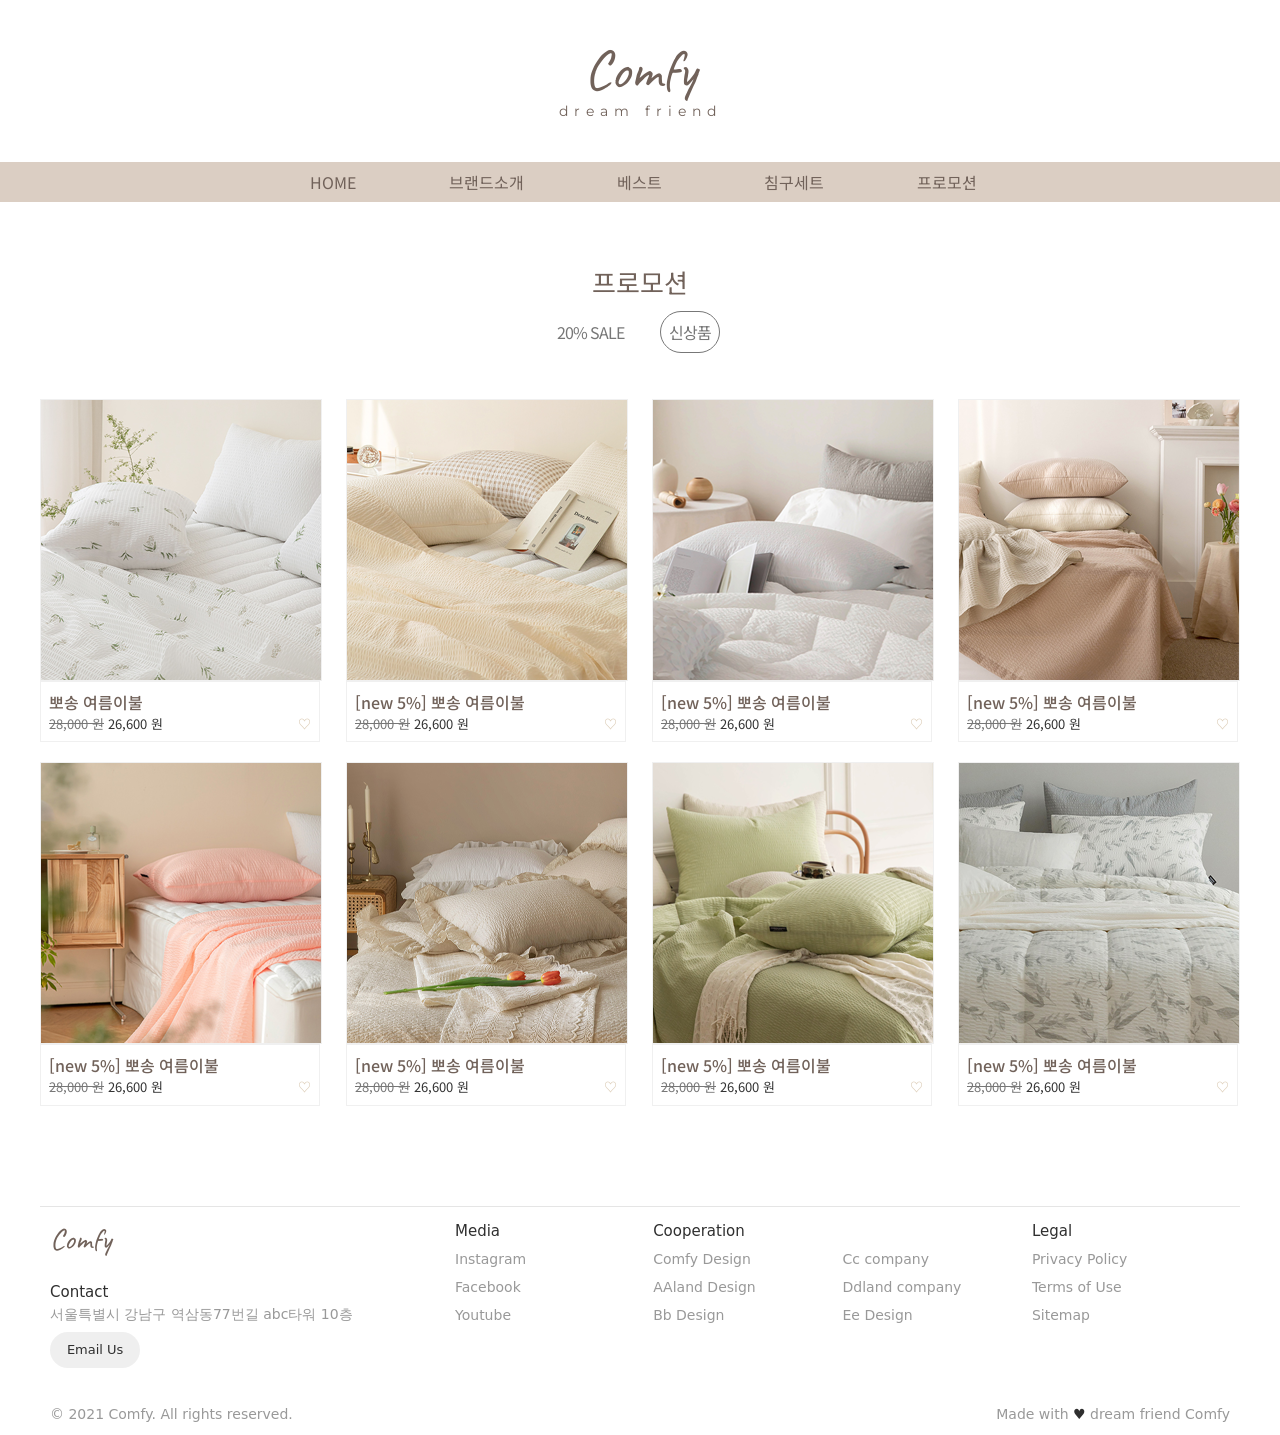
<file: pages/new.html>
<!DOCTYPE html>
<html lang="ko">
<head>
    <meta charset="UTF-8">
    <meta http-equiv="X-UA-Compatible" content="IE=edge">
    <meta name="viewport" content="width=device-width, initial-scale=1.0">
    <title>Document</title>
    <link rel="stylesheet" href="../css/new.css">
    <link rel="stylesheet" href="../css/common.css">
    <link rel="stylesheet" href="../library/fontawesome-free-5.15.3-web/css/all.min.css">
    <link href="https://unpkg.com/aos@2.3.1/dist/aos.css" rel="stylesheet">
</head>
<body>
    <!-- gnb -->
    <div id=logo data-aos="flip-down">
        <p class="logoid"><a href="../index.html">Comfy</a></p>
        <p class="logosub">dream friend</p>
    </div>
    <div id="nav">
        <div id="main_nav">
            <ul>
                <li><a href="../index.html">HOME</a></li>
                <li><a href="brand.html">브랜드소개</a></li>
                <li><a href="ss_season.html">베스트</a></li>
                <li><a href="beddingset01.html">침구세트</a></li>
                <li><a href="promotion.html">프로모션</a></li>
            </ul>
        </div>
        <div id="sub">
            <div id="sub_menu">
                <ul class="menu">
                </ul>
                <ul class="menu">
                    <li><a href="brand.html">브랜드 스토리</a></li>
                    <li><a href="map.html">오시는길</a></li>
                </ul>
                <ul class="menu">
                    <li><a href="ss_season.html">S/S시즌상품</a></li>
                    <li><a href="fw_season.html">F/W시즌상품</a></li>
                </ul>
                <ul class="menu">
                    <li><a href="beddingset01.html">차렵/누빔이불</a></li>
                    <li><a href="beddingset02.html">침대세트</a></li>
                    <li><a href="beddingset03.html">요/베개커버</a></li>
                </ul>
                <ul class="menu">
                    <li><a href="sale.html">20% SALE</a></li>
                    <li><a href="new.html">신상품</a></li>
                </ul>
            </div>
        </div>
    </div>

    <!-- 모바일 메뉴 -->
    <div id="nav_mobile">
        <div id="main_nav_mobile">
            <ul>
                <li><a href="../index.html">HOME</a></li>
                <li><a href="brand.html">브랜드소개</a></li>
                <li><a href="ss_season.html">베스트</a></li>
                <li><a href="beddingset01.html">침구세트</a></li>
                <li><a href="promotion.html">프로모션</a></li>
            </ul>
        </div>
    </div>

    <!-- 섹션06 프로모션 -->
    <div id="section06">
        <div class="wrap">
            <div class="title">
                <p class="titlet_inner">프로모션</p>
                <div id="lnb_select">
                    <ul>
                        <li><a href="sale.html" class="sel_02">20% SALE</a></li>
                        <li><a href="new.html" class="sel_01">신상품</a></li>
                    </ul>
                </div>
            </div>
            <div id="promotion">
                <div class="promotion_box" data-aos="fade-up" data-aos-duration="2000">
                    <a href=""><img src="../images/shopping06.png" class="rImgmargine1" alt="이미지" style="border: 1px solid #f0f0f0;"></a>
                    <div class="prosubtxt1" style="border: 1px solid #f0f0f0;">
                        <div class="subt_01">
                            <p class="subtitle">뽀송 여름이불</p>
                        </div>
                        <div class="subt_02">
                            <p class="pick">♡</p>
                            <p class="price"><del style="color: #777;">28,000 원</del>    26,600 원</p>
                        </div>
                    </div>
                </div>
                <div class="promotion_box" data-aos="fade-up" data-aos-duration="2000">
                    <a href=""><img src="../images/shopping05.png" class="rImgmargine2" alt="이미지" style="border: 1px solid #f0f0f0;"></a>
                    <div class="prosubtxt2" style="border: 1px solid #f0f0f0;">
                        <div class="subt_01">
                            <p class="subtitle">[new 5%] 뽀송 여름이불</p>
                        </div>
                        <div class="subt_02">
                            <p class="pick">♡</p>
                            <p class="price"><del style="color: #777;">28,000 원</del>    26,600 원</p>
                        </div>
                    </div>
                </div>
                <div class="promotion_box" data-aos="fade-up" data-aos-duration="2000">
                    <a href=""><img src="../images/shopping07.png" class="rImgmargine1" alt="이미지" style="border: 1px solid #f0f0f0;"></a>
                    <div class="prosubtxt1" style="border: 1px solid #f0f0f0;">
                        <div class="subt_01">
                            <p class="subtitle">[new 5%] 뽀송 여름이불</p>
                        </div>
                        <div class="subt_02">
                            <p class="pick">♡</p>
                            <p class="price"><del style="color: #777;">28,000 원</del>    26,600 원</p>
                        </div>
                    </div>
                </div>
                <div class="promotion_box" data-aos="fade-up" data-aos-duration="2000">
                    <a href=""><img src="../images/shopping08.png" class="rImgmargine3" alt="이미지" style="border: 1px solid #f0f0f0;"></a>
                    <div class="prosubtxt3" style="border: 1px solid #f0f0f0;">
                        <div class="subt_01">
                            <p class="subtitle">[new 5%] 뽀송 여름이불</p>
                        </div>
                        <div class="subt_02">
                            <p class="pick">♡</p>
                            <p class="price"><del style="color: #777;">28,000 원</del>    26,600 원</p>
                        </div>
                    </div>
                </div>
                <div class="promotion_box" data-aos="fade-up" data-aos-duration="2000">
                    <a href=""><img src="../images/shopping04.png" class="rImgmargine1" alt="이미지" style="border: 1px solid #f0f0f0;"></a>
                    <div class="prosubtxt1" style="border: 1px solid #f0f0f0;">
                        <div class="subt_01">
                            <p class="subtitle">[new 5%] 뽀송 여름이불</p>
                        </div>
                        <div class="subt_02">
                            <p class="pick">♡</p>
                            <p class="price"><del style="color: #777;">28,000 원</del>    26,600 원</p>
                        </div>
                    </div>
                </div>
                <div class="promotion_box" data-aos="fade-up" data-aos-duration="2000">
                    <a href=""><img src="../images/shopping03.png" class="rImgmargine2" alt="이미지" style="border: 1px solid #f0f0f0;"></a>
                    <div class="prosubtxt2" style="border: 1px solid #f0f0f0;">
                        <div class="subt_01">
                            <p class="subtitle">[new 5%] 뽀송 여름이불</p>
                        </div>
                        <div class="subt_02">
                            <p class="pick">♡</p>
                            <p class="price"><del style="color: #777;">28,000 원</del>    26,600 원</p>
                        </div>
                    </div>
                </div>
                <div class="promotion_box" data-aos="fade-up" data-aos-duration="2000">
                    <a href=""><img src="../images/shopping02.png" class="rImgmargine1" alt="이미지" style="border: 1px solid #f0f0f0;"></a>
                    <div class="prosubtxt1" style="border: 1px solid #f0f0f0;">
                        <div class="subt_01">
                            <p class="subtitle">[new 5%] 뽀송 여름이불</p>
                        </div>
                        <div class="subt_02">
                            <p class="pick">♡</p>
                            <p class="price"><del style="color: #777;">28,000 원</del>    26,600 원</p>
                        </div>
                    </div>
                </div>
                <div class="promotion_box" data-aos="fade-up" data-aos-duration="2000">
                    <a href=""><img src="../images/shopping01.png" class="rImgmargine3" alt="이미지" style="border: 1px solid #f0f0f0;"></a>
                    <div class="prosubtxt3" style="border: 1px solid #f0f0f0;">
                        <div class="subt_01">
                            <p class="subtitle">[new 5%] 뽀송 여름이불</p>
                        </div>
                        <div class="subt_02">
                            <p class="pick">♡</p>
                            <p class="price"><del style="color: #777;">28,000 원</del>    26,600 원</p>
                        </div>
                    </div>
                </div>
            </div>
        </div>
    </div>
    <!-- footer -->
    <div class="footer">
        <div class="footer__addr">
          <h1 class="footer__logo">Comfy</h1>
          <h2>Contact</h2>
          <address>
            서울특별시 강남구 역삼동77번길 abc타워 10층<br>
            <a class="footer__btn" href="eunchong14937@gmail.com">Email Us</a>
          </address>
        </div>
        <ul class="footer__nav">
          <li class="nav__item">
            <h2 class="nav__title">Media</h2>
            <ul class="nav__ul">
              <li>
                <a href="#">Instagram</a>
              </li>
              <li>
                <a href="#">Facebook</a>
              </li>
              <li>
                <a href="#">Youtube</a>
              </li>
            </ul>
          </li>
          <li class="nav__item nav__item--extra">
            <h2 class="nav__title">Cooperation</h2>
            <ul class="nav__ul nav__ul--extra">
              <li>
                <a href="#">Comfy Design</a>
              </li>
              <li>
                <a href="#">AAland Design</a>
              </li>
              <li>
                <a href="#">Bb Design</a>
              </li>
              <li>
                <a href="#">Cc company</a>
              </li>
              <li>
                <a href="#">Ddland company</a>
              </li>
              <li>
                <a href="#">Ee Design</a>
              </li>
            </ul>
          </li>
          <li class="nav__item">
            <h2 class="nav__title">Legal</h2>
            <ul class="nav__ul">
              <li>
                <a href="#">Privacy Policy</a>
              </li>
              <li>
                <a href="#">Terms of Use</a>
              </li>
              <li>
                <a href="#">Sitemap</a>
              </li>
            </ul>
          </li>
        </ul>
        <div class="legal">
          <p>&copy; 2021 Comfy. All rights reserved.</p>
          <div class="legal__links">
            <span>Made with <span class="heart">♥</span> dream friend Comfy</span>
          </div>
        </div>
      </div>

    <script src="../js/jquery-3.6.0.js"></script>
    <script type="text/javascript" src="../js/common.js"></script>
    <script type="text/javascript" src="../js/new.js"></script>
    <script src="https://unpkg.com/aos@2.3.1/dist/aos.js"></script>
    <script>
      AOS.init();
    </script>
</body>
</html>
</file>
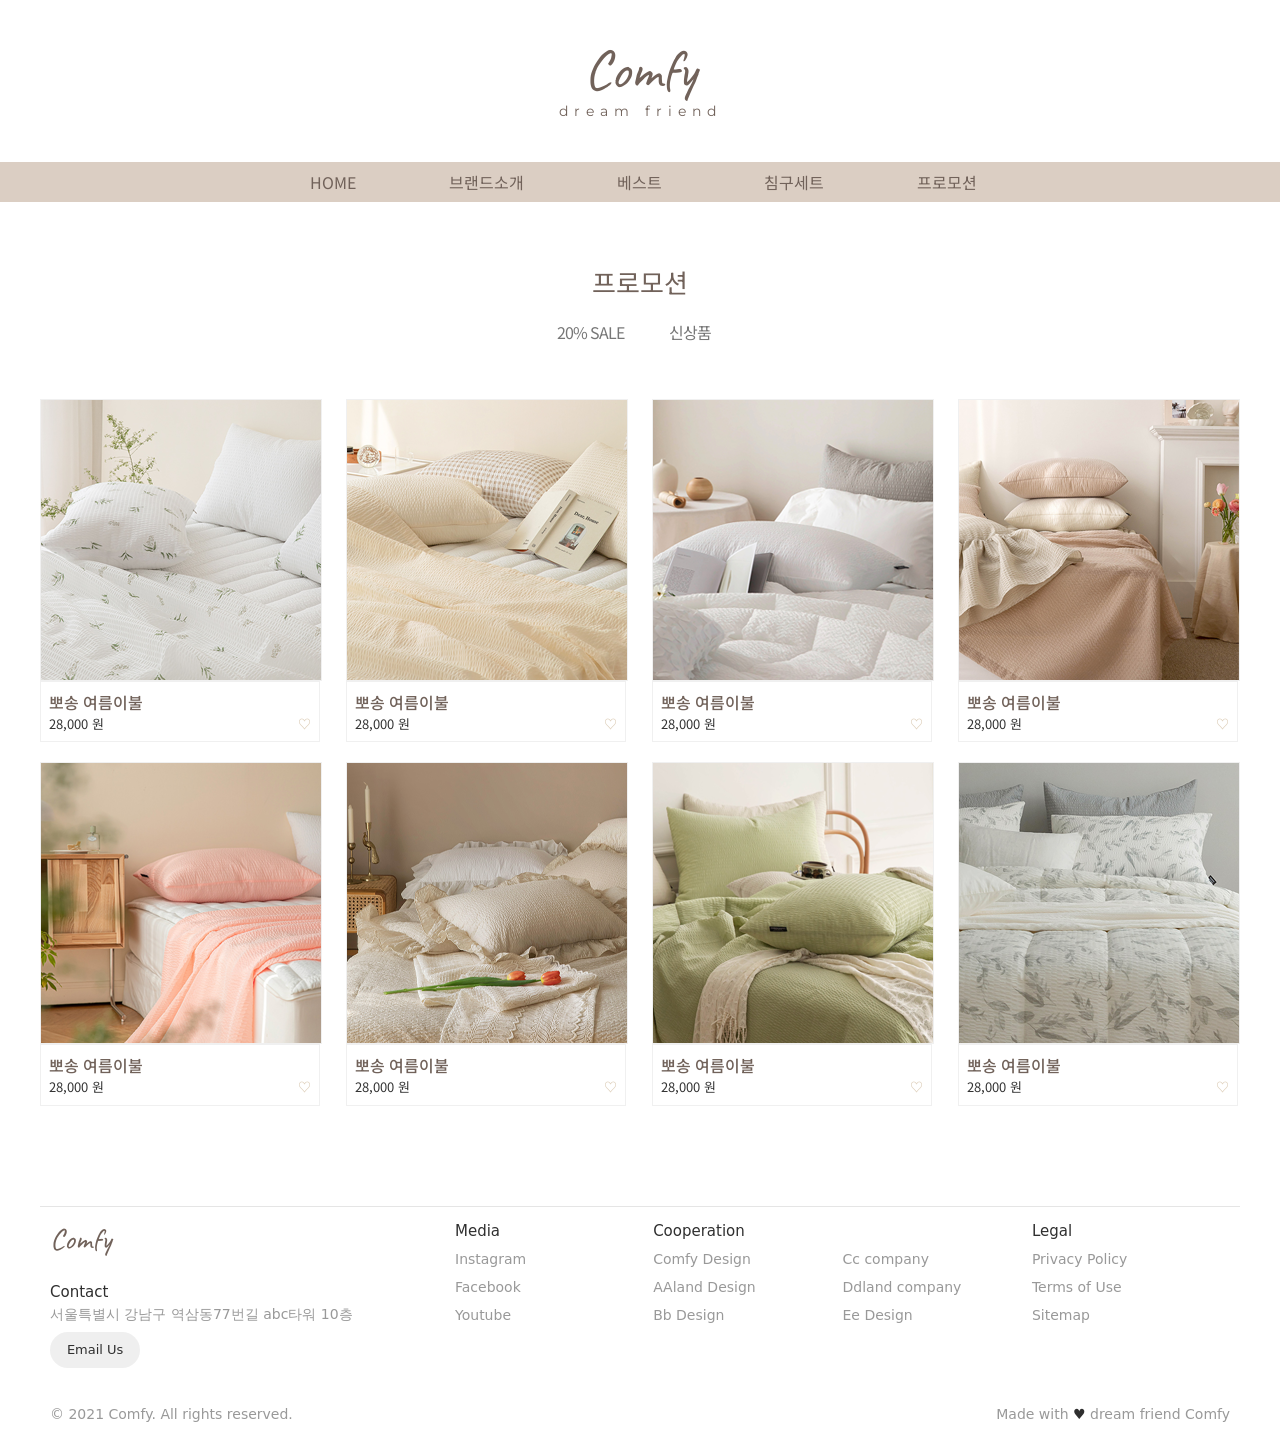
<file: pages/promotion.html>
<!DOCTYPE html>
<html lang="ko">
<head>
    <meta charset="UTF-8">
    <meta http-equiv="X-UA-Compatible" content="IE=edge">
    <meta name="viewport" content="width=device-width, initial-scale=1.0">
    <title>Document</title>
    <link rel="stylesheet" href="../css/promotion.css">
    <link rel="stylesheet" href="../css/common.css">
    <link rel="stylesheet" href="../library/fontawesome-free-5.15.3-web/css/all.min.css">
    <link href="https://unpkg.com/aos@2.3.1/dist/aos.css" rel="stylesheet">
</head>
<body>
    <!-- gnb -->
    <div id=logo data-aos="flip-down">
        <p class="logoid"><a href="../index.html">Comfy</a></p>
        <p class="logosub">dream friend</p>
    </div>
    <div id="nav">
        <div id="main_nav">
            <ul>
                <li><a href="../index.html">HOME</a></li>
                <li><a href="brand.html">브랜드소개</a></li>
                <li><a href="ss_season.html">베스트</a></li>
                <li><a href="beddingset01.html">침구세트</a></li>
                <li><a href="promotion.html">프로모션</a></li>
            </ul>
        </div>
        <div id="sub">
            <div id="sub_menu">
                <ul class="menu">
                </ul>
                <ul class="menu">
                    <li><a href="brand.html">브랜드 스토리</a></li>
                    <li><a href="map.html">오시는길</a></li>
                </ul>
                <ul class="menu">
                    <li><a href="ss_season.html">S/S시즌상품</a></li>
                    <li><a href="fw_season.html">F/W시즌상품</a></li>
                </ul>
                <ul class="menu">
                    <li><a href="beddingset01.html">차렵/누빔이불</a></li>
                    <li><a href="beddingset02.html">침대세트</a></li>
                    <li><a href="beddingset03.html">요/베개커버</a></li>
                </ul>
                <ul class="menu">
                    <li><a href="sale.html">20% SALE</a></li>
                    <li><a href="new.html">신상품</a></li>
                </ul>
            </div>
        </div>
    </div>

    <!-- 모바일 메뉴 -->
    <div id="nav_mobile">
        <div id="main_nav_mobile">
            <ul>
                <li><a href="../index.html">HOME</a></li>
                <li><a href="brand.html">브랜드소개</a></li>
                <li><a href="ss_season.html">베스트</a></li>
                <li><a href="beddingset01.html">침구세트</a></li>
                <li><a href="promotion.html">프로모션</a></li>
            </ul>
        </div>
    </div>

    <!-- 섹션06 프로모션 -->
    <div id="section06">
        <div class="wrap">
            <div class="title">
                <p class="titlet_inner">프로모션</p>
                <div id="lnb_select">
                    <ul>
                        <li><a href="sale.html" class="sel_02">20% SALE</a></li>
                        <li><a href="new.html" class="sel_02">신상품</a></li>
                    </ul>
                </div>
            </div>
            <div id="promotion">
                <div class="promotion_box" data-aos="fade-up" data-aos-duration="2000">
                    <a href=""><img src="../images/shopping06.png" class="rImgmargine1" alt="이미지" style="border: 1px solid #f0f0f0;"></a>
                    <div class="prosubtxt1" style="border: 1px solid #f0f0f0;">
                        <div class="subt_01">
                            <p class="subtitle">뽀송 여름이불</p>
                        </div>
                        <div class="subt_02">
                            <p class="pick">♡</p>
                            <p class="price">28,000 원</p>
                        </div>
                    </div>
                </div>
                <div class="promotion_box" data-aos="fade-up" data-aos-duration="2000">
                    <a href=""><img src="../images/shopping05.png" class="rImgmargine2" alt="이미지" style="border: 1px solid #f0f0f0;"></a>
                    <div class="prosubtxt2" style="border: 1px solid #f0f0f0;">
                        <div class="subt_01">
                            <p class="subtitle">뽀송 여름이불</p>
                        </div>
                        <div class="subt_02">
                            <p class="pick">♡</p>
                            <p class="price">28,000 원</p>
                        </div>
                    </div>
                </div>
                <div class="promotion_box" data-aos="fade-up" data-aos-duration="2000">
                    <a href=""><img src="../images/shopping07.png" class="rImgmargine1" alt="이미지" style="border: 1px solid #f0f0f0;"></a>
                    <div class="prosubtxt1" style="border: 1px solid #f0f0f0;">
                        <div class="subt_01">
                            <p class="subtitle">뽀송 여름이불</p>
                        </div>
                        <div class="subt_02">
                            <p class="pick">♡</p>
                            <p class="price">28,000 원</p>
                        </div>
                    </div>
                </div>
                <div class="promotion_box" data-aos="fade-up" data-aos-duration="2000">
                    <a href=""><img src="../images/shopping08.png" class="rImgmargine3" alt="이미지" style="border: 1px solid #f0f0f0;"></a>
                    <div class="prosubtxt3" style="border: 1px solid #f0f0f0;">
                        <div class="subt_01">
                            <p class="subtitle">뽀송 여름이불</p>
                        </div>
                        <div class="subt_02">
                            <p class="pick">♡</p>
                            <p class="price">28,000 원</p>
                        </div>
                    </div>
                </div>
                <div class="promotion_box" data-aos="fade-up" data-aos-duration="2000">
                    <a href=""><img src="../images/shopping04.png" class="rImgmargine1" alt="이미지" style="border: 1px solid #f0f0f0;"></a>
                    <div class="prosubtxt1" style="border: 1px solid #f0f0f0;">
                        <div class="subt_01">
                            <p class="subtitle">뽀송 여름이불</p>
                        </div>
                        <div class="subt_02">
                            <p class="pick">♡</p>
                            <p class="price">28,000 원</p>
                        </div>
                    </div>
                </div>
                <div class="promotion_box" data-aos="fade-up" data-aos-duration="2000">
                    <a href=""><img src="../images/shopping03.png" class="rImgmargine2" alt="이미지" style="border: 1px solid #f0f0f0;"></a>
                    <div class="prosubtxt2" style="border: 1px solid #f0f0f0;">
                        <div class="subt_01">
                            <p class="subtitle">뽀송 여름이불</p>
                        </div>
                        <div class="subt_02">
                            <p class="pick">♡</p>
                            <p class="price">28,000 원</p>
                        </div>
                    </div>
                </div>
                <div class="promotion_box" data-aos="fade-up" data-aos-duration="2000">
                    <a href=""><img src="../images/shopping02.png" class="rImgmargine1" alt="이미지" style="border: 1px solid #f0f0f0;"></a>
                    <div class="prosubtxt1" style="border: 1px solid #f0f0f0;">
                        <div class="subt_01">
                            <p class="subtitle">뽀송 여름이불</p>
                        </div>
                        <div class="subt_02">
                            <p class="pick">♡</p>
                            <p class="price">28,000 원</p>
                        </div>
                    </div>
                </div>
                <div class="promotion_box" data-aos="fade-up" data-aos-duration="2000">
                    <a href=""><img src="../images/shopping01.png" class="rImgmargine3" alt="이미지" style="border: 1px solid #f0f0f0;"></a>
                    <div class="prosubtxt3" style="border: 1px solid #f0f0f0;">
                        <div class="subt_01">
                            <p class="subtitle">뽀송 여름이불</p>
                        </div>
                        <div class="subt_02">
                            <p class="pick">♡</p>
                            <p class="price">28,000 원</p>
                        </div>
                    </div>
                </div>
            </div>
        </div>
    </div>
    <!-- footer -->
    <div class="footer">
        <div class="footer__addr">
          <h1 class="footer__logo">Comfy</h1>
          <h2>Contact</h2>
          <address>
            서울특별시 강남구 역삼동77번길 abc타워 10층<br>
            <a class="footer__btn" href="eunchong14937@gmail.com">Email Us</a>
          </address>
        </div>
        <ul class="footer__nav">
          <li class="nav__item">
            <h2 class="nav__title">Media</h2>
            <ul class="nav__ul">
              <li>
                <a href="#">Instagram</a>
              </li>
              <li>
                <a href="#">Facebook</a>
              </li>
              <li>
                <a href="#">Youtube</a>
              </li>
            </ul>
          </li>
          <li class="nav__item nav__item--extra">
            <h2 class="nav__title">Cooperation</h2>
            <ul class="nav__ul nav__ul--extra">
              <li>
                <a href="#">Comfy Design</a>
              </li>
              <li>
                <a href="#">AAland Design</a>
              </li>
              <li>
                <a href="#">Bb Design</a>
              </li>
              <li>
                <a href="#">Cc company</a>
              </li>
              <li>
                <a href="#">Ddland company</a>
              </li>
              <li>
                <a href="#">Ee Design</a>
              </li>
            </ul>
          </li>
          <li class="nav__item">
            <h2 class="nav__title">Legal</h2>
            <ul class="nav__ul">
              <li>
                <a href="#">Privacy Policy</a>
              </li>
              <li>
                <a href="#">Terms of Use</a>
              </li>
              <li>
                <a href="#">Sitemap</a>
              </li>
            </ul>
          </li>
        </ul>
        <div class="legal">
          <p>&copy; 2021 Comfy. All rights reserved.</p>
          <div class="legal__links">
            <span>Made with <span class="heart">♥</span> dream friend Comfy</span>
          </div>
        </div>
      </div>

    <script src="../js/jquery-3.6.0.js"></script>
    <script type="text/javascript" src="../js/common.js"></script>
    <script type="text/javascript" src="../js/promotion.js"></script>
    <script src="https://unpkg.com/aos@2.3.1/dist/aos.js"></script>
    <script>
      AOS.init();
    </script>
</body>
</html>
</file>
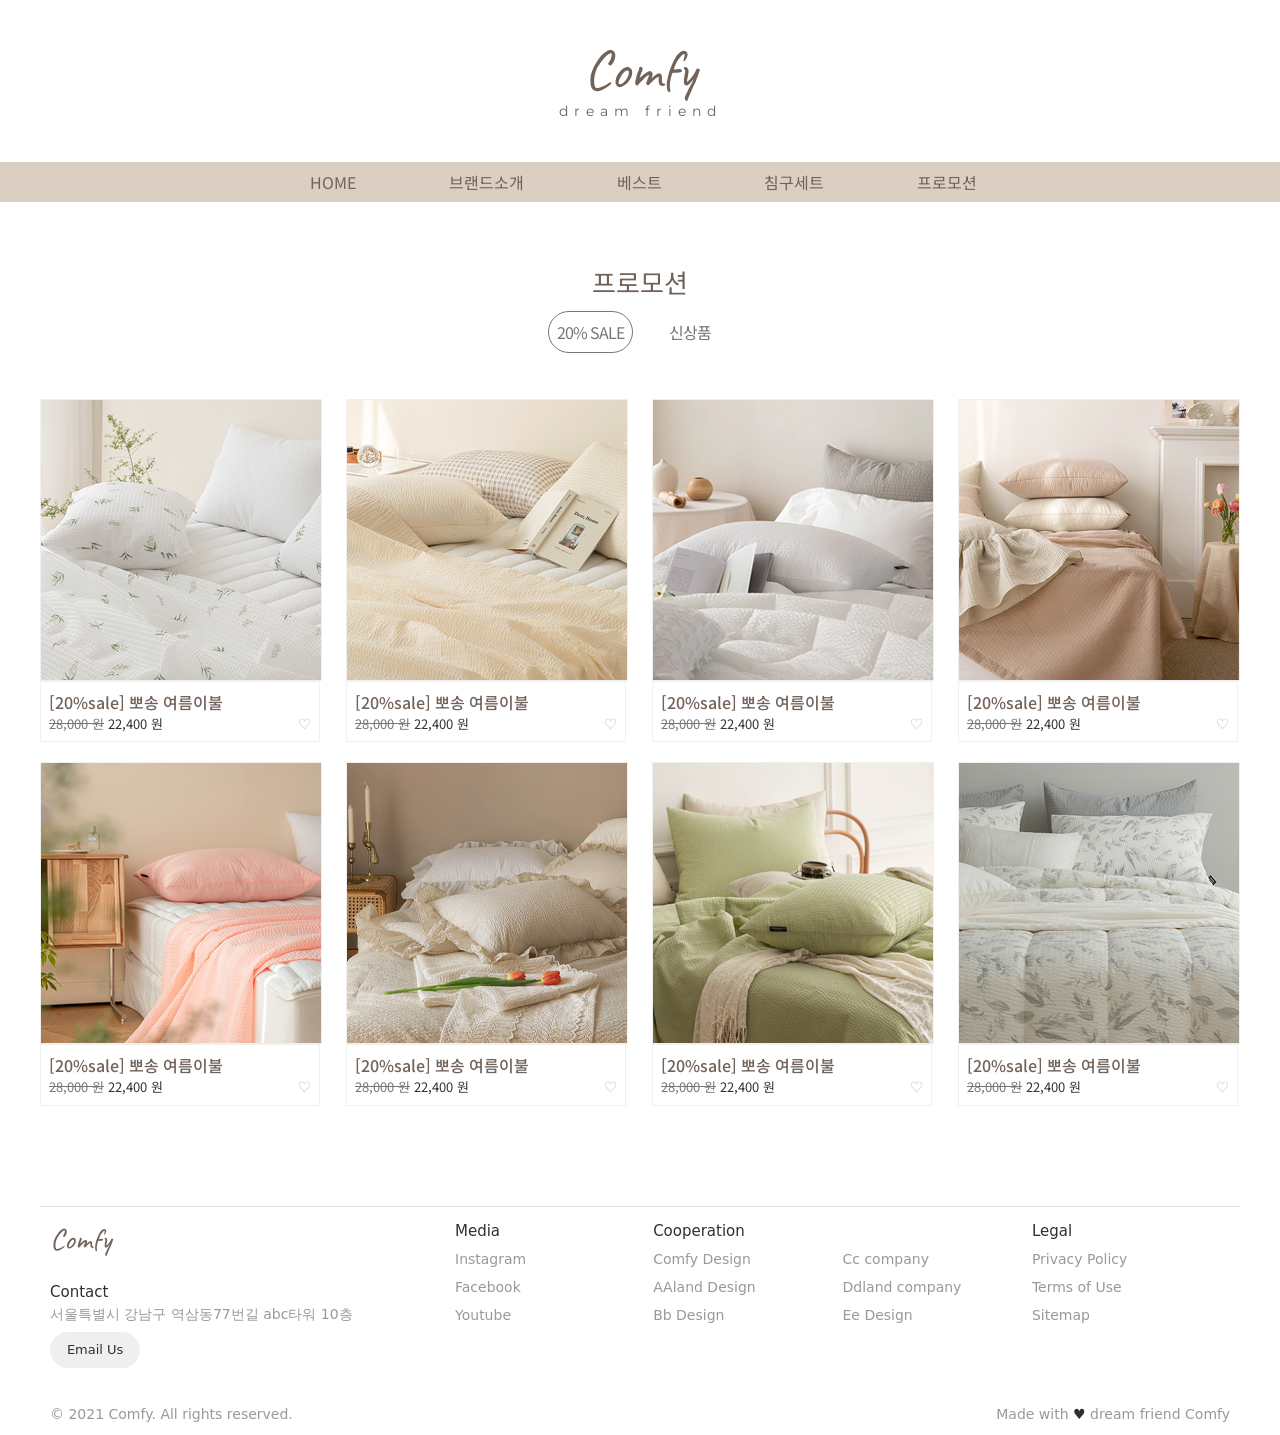
<file: pages/sale.html>
<!DOCTYPE html>
<html lang="ko">
<head>
    <meta charset="UTF-8">
    <meta http-equiv="X-UA-Compatible" content="IE=edge">
    <meta name="viewport" content="width=device-width, initial-scale=1.0">
    <title>Document</title>
    <link rel="stylesheet" href="../css/sale.css">
    <link rel="stylesheet" href="../css/common.css">
    <link rel="stylesheet" href="../library/fontawesome-free-5.15.3-web/css/all.min.css">
    <link href="https://unpkg.com/aos@2.3.1/dist/aos.css" rel="stylesheet">
</head>
<body>
    <!-- gnb -->
    <div id=logo data-aos="flip-down">
        <p class="logoid"><a href="../index.html">Comfy</a></p>
        <p class="logosub">dream friend</p>
    </div>
    <div id="nav">
        <div id="main_nav">
            <ul>
                <li><a href="../index.html">HOME</a></li>
                <li><a href="brand.html">브랜드소개</a></li>
                <li><a href="ss_season.html">베스트</a></li>
                <li><a href="beddingset01.html">침구세트</a></li>
                <li><a href="promotion.html">프로모션</a></li>
            </ul>
        </div>
        <div id="sub">
            <div id="sub_menu">
                <ul class="menu">
                </ul>
                <ul class="menu">
                    <li><a href="brand.html">브랜드 스토리</a></li>
                    <li><a href="map.html">오시는길</a></li>
                </ul>
                <ul class="menu">
                    <li><a href="ss_season.html">S/S시즌상품</a></li>
                    <li><a href="fw_season.html">F/W시즌상품</a></li>
                </ul>
                <ul class="menu">
                    <li><a href="beddingset01.html">차렵/누빔이불</a></li>
                    <li><a href="beddingset02.html">침대세트</a></li>
                    <li><a href="beddingset03.html">요/베개커버</a></li>
                </ul>
                <ul class="menu">
                    <li><a href="sale.html">20% SALE</a></li>
                    <li><a href="new.html">신상품</a></li>
                </ul>
            </div>
        </div>
    </div>

    <!-- 모바일 메뉴 -->
    <div id="nav_mobile">
        <div id="main_nav_mobile">
            <ul>
                <li><a href="../index.html">HOME</a></li>
                <li><a href="brand.html">브랜드소개</a></li>
                <li><a href="ss_season.html">베스트</a></li>
                <li><a href="beddingset01.html">침구세트</a></li>
                <li><a href="promotion.html">프로모션</a></li>
            </ul>
        </div>
    </div>

    <!-- 섹션06 프로모션 -->
    <div id="section06">
        <div class="wrap">
            <div class="title">
                <p class="titlet_inner">프로모션</p>
                <div id="lnb_select">
                    <ul>
                        <li><a href="sale.html" class="sel_01">20% SALE</a></li>
                        <li><a href="new.html" class="sel_02">신상품</a></li>
                    </ul>
                </div>
            </div>
            <div id="promotion">
                <div class="promotion_box" data-aos="fade-up" data-aos-duration="2000">
                    <a href=""><img src="../images/shopping06.png" class="rImgmargine1" alt="이미지" style="border: 1px solid #f0f0f0;"></a>
                    <div class="prosubtxt1" style="border: 1px solid #f0f0f0;">
                        <div class="subt_01">
                            <p class="subtitle">[20%sale] 뽀송 여름이불</p>
                        </div>
                        <div class="subt_02">
                            <p class="pick">♡</p>
                            <p class="price"><del style="color: #777;">28,000 원</del>    22,400 원</p>
                        </div>
                    </div>
                </div>
                <div class="promotion_box" data-aos="fade-up" data-aos-duration="2000">
                    <a href=""><img src="../images/shopping05.png" class="rImgmargine2" alt="이미지" style="border: 1px solid #f0f0f0;"></a>
                    <div class="prosubtxt2" style="border: 1px solid #f0f0f0;">
                        <div class="subt_01">
                            <p class="subtitle">[20%sale] 뽀송 여름이불</p>
                        </div>
                        <div class="subt_02">
                            <p class="pick">♡</p>
                            <p class="price"><del style="color: #777;">28,000 원</del>    22,400 원</p>
                        </div>
                    </div>
                </div>
                <div class="promotion_box" data-aos="fade-up" data-aos-duration="2000">
                    <a href=""><img src="../images/shopping07.png" class="rImgmargine1" alt="이미지" style="border: 1px solid #f0f0f0;"></a>
                    <div class="prosubtxt1" style="border: 1px solid #f0f0f0;">
                        <div class="subt_01">
                            <p class="subtitle">[20%sale] 뽀송 여름이불</p>
                        </div>
                        <div class="subt_02">
                            <p class="pick">♡</p>
                            <p class="price"><del style="color: #777;">28,000 원</del>    22,400 원</p>
                        </div>
                    </div>
                </div>
                <div class="promotion_box" data-aos="fade-up" data-aos-duration="2000">
                    <a href=""><img src="../images/shopping08.png" class="rImgmargine3" alt="이미지" style="border: 1px solid #f0f0f0;"></a>
                    <div class="prosubtxt3" style="border: 1px solid #f0f0f0;">
                        <div class="subt_01">
                            <p class="subtitle">[20%sale] 뽀송 여름이불</p>
                        </div>
                        <div class="subt_02">
                            <p class="pick">♡</p>
                            <p class="price"><del style="color: #777;">28,000 원</del>    22,400 원</p>
                        </div>
                    </div>
                </div>
                <div class="promotion_box" data-aos="fade-up" data-aos-duration="2000">
                    <a href=""><img src="../images/shopping04.png" class="rImgmargine1" alt="이미지" style="border: 1px solid #f0f0f0;"></a>
                    <div class="prosubtxt1" style="border: 1px solid #f0f0f0;">
                        <div class="subt_01">
                            <p class="subtitle">[20%sale] 뽀송 여름이불</p>
                        </div>
                        <div class="subt_02">
                            <p class="pick">♡</p>
                            <p class="price"><del style="color: #777;">28,000 원</del>    22,400 원</p>
                        </div>
                    </div>
                </div>
                <div class="promotion_box" data-aos="fade-up" data-aos-duration="2000">
                    <a href=""><img src="../images/shopping03.png" class="rImgmargine2" alt="이미지" style="border: 1px solid #f0f0f0;"></a>
                    <div class="prosubtxt2" style="border: 1px solid #f0f0f0;">
                        <div class="subt_01">
                            <p class="subtitle">[20%sale] 뽀송 여름이불</p>
                        </div>
                        <div class="subt_02">
                            <p class="pick">♡</p>
                            <p class="price"><del style="color: #777;">28,000 원</del>    22,400 원</p>
                        </div>
                    </div>
                </div>
                <div class="promotion_box" data-aos="fade-up" data-aos-duration="2000">
                    <a href=""><img src="../images/shopping02.png" class="rImgmargine1" alt="이미지" style="border: 1px solid #f0f0f0;"></a>
                    <div class="prosubtxt1" style="border: 1px solid #f0f0f0;">
                        <div class="subt_01">
                            <p class="subtitle">[20%sale] 뽀송 여름이불</p>
                        </div>
                        <div class="subt_02">
                            <p class="pick">♡</p>
                            <p class="price"><del style="color: #777;">28,000 원</del>    22,400 원</p>
                        </div>
                    </div>
                </div>
                <div class="promotion_box" data-aos="fade-up" data-aos-duration="2000">
                    <a href=""><img src="../images/shopping01.png" class="rImgmargine3" alt="이미지" style="border: 1px solid #f0f0f0;"></a>
                    <div class="prosubtxt3" style="border: 1px solid #f0f0f0;">
                        <div class="subt_01">
                            <p class="subtitle">[20%sale] 뽀송 여름이불</p>
                        </div>
                        <div class="subt_02">
                            <p class="pick">♡</p>
                            <p class="price"><del style="color: #777;">28,000 원</del>    22,400 원</p>
                        </div>
                    </div>
                </div>
            </div>
        </div>
    </div>
    <!-- footer -->
    <div class="footer">
        <div class="footer__addr">
          <h1 class="footer__logo">Comfy</h1>
          <h2>Contact</h2>
          <address>
            서울특별시 강남구 역삼동77번길 abc타워 10층<br>
            <a class="footer__btn" href="eunchong14937@gmail.com">Email Us</a>
          </address>
        </div>
        <ul class="footer__nav">
          <li class="nav__item">
            <h2 class="nav__title">Media</h2>
            <ul class="nav__ul">
              <li>
                <a href="#">Instagram</a>
              </li>
              <li>
                <a href="#">Facebook</a>
              </li>
              <li>
                <a href="#">Youtube</a>
              </li>
            </ul>
          </li>
          <li class="nav__item nav__item--extra">
            <h2 class="nav__title">Cooperation</h2>
            <ul class="nav__ul nav__ul--extra">
              <li>
                <a href="#">Comfy Design</a>
              </li>
              <li>
                <a href="#">AAland Design</a>
              </li>
              <li>
                <a href="#">Bb Design</a>
              </li>
              <li>
                <a href="#">Cc company</a>
              </li>
              <li>
                <a href="#">Ddland company</a>
              </li>
              <li>
                <a href="#">Ee Design</a>
              </li>
            </ul>
          </li>
          <li class="nav__item">
            <h2 class="nav__title">Legal</h2>
            <ul class="nav__ul">
              <li>
                <a href="#">Privacy Policy</a>
              </li>
              <li>
                <a href="#">Terms of Use</a>
              </li>
              <li>
                <a href="#">Sitemap</a>
              </li>
            </ul>
          </li>
        </ul>
        <div class="legal">
          <p>&copy; 2021 Comfy. All rights reserved.</p>
          <div class="legal__links">
            <span>Made with <span class="heart">♥</span> dream friend Comfy</span>
          </div>
        </div>
      </div>

    <script src="../js/jquery-3.6.0.js"></script>
    <script type="text/javascript" src="../js/common.js"></script>
    <script type="text/javascript" src="../js/sale.js"></script>
    <script src="https://unpkg.com/aos@2.3.1/dist/aos.js"></script>
    <script>
      AOS.init();
    </script>
</body>
</html>
</file>
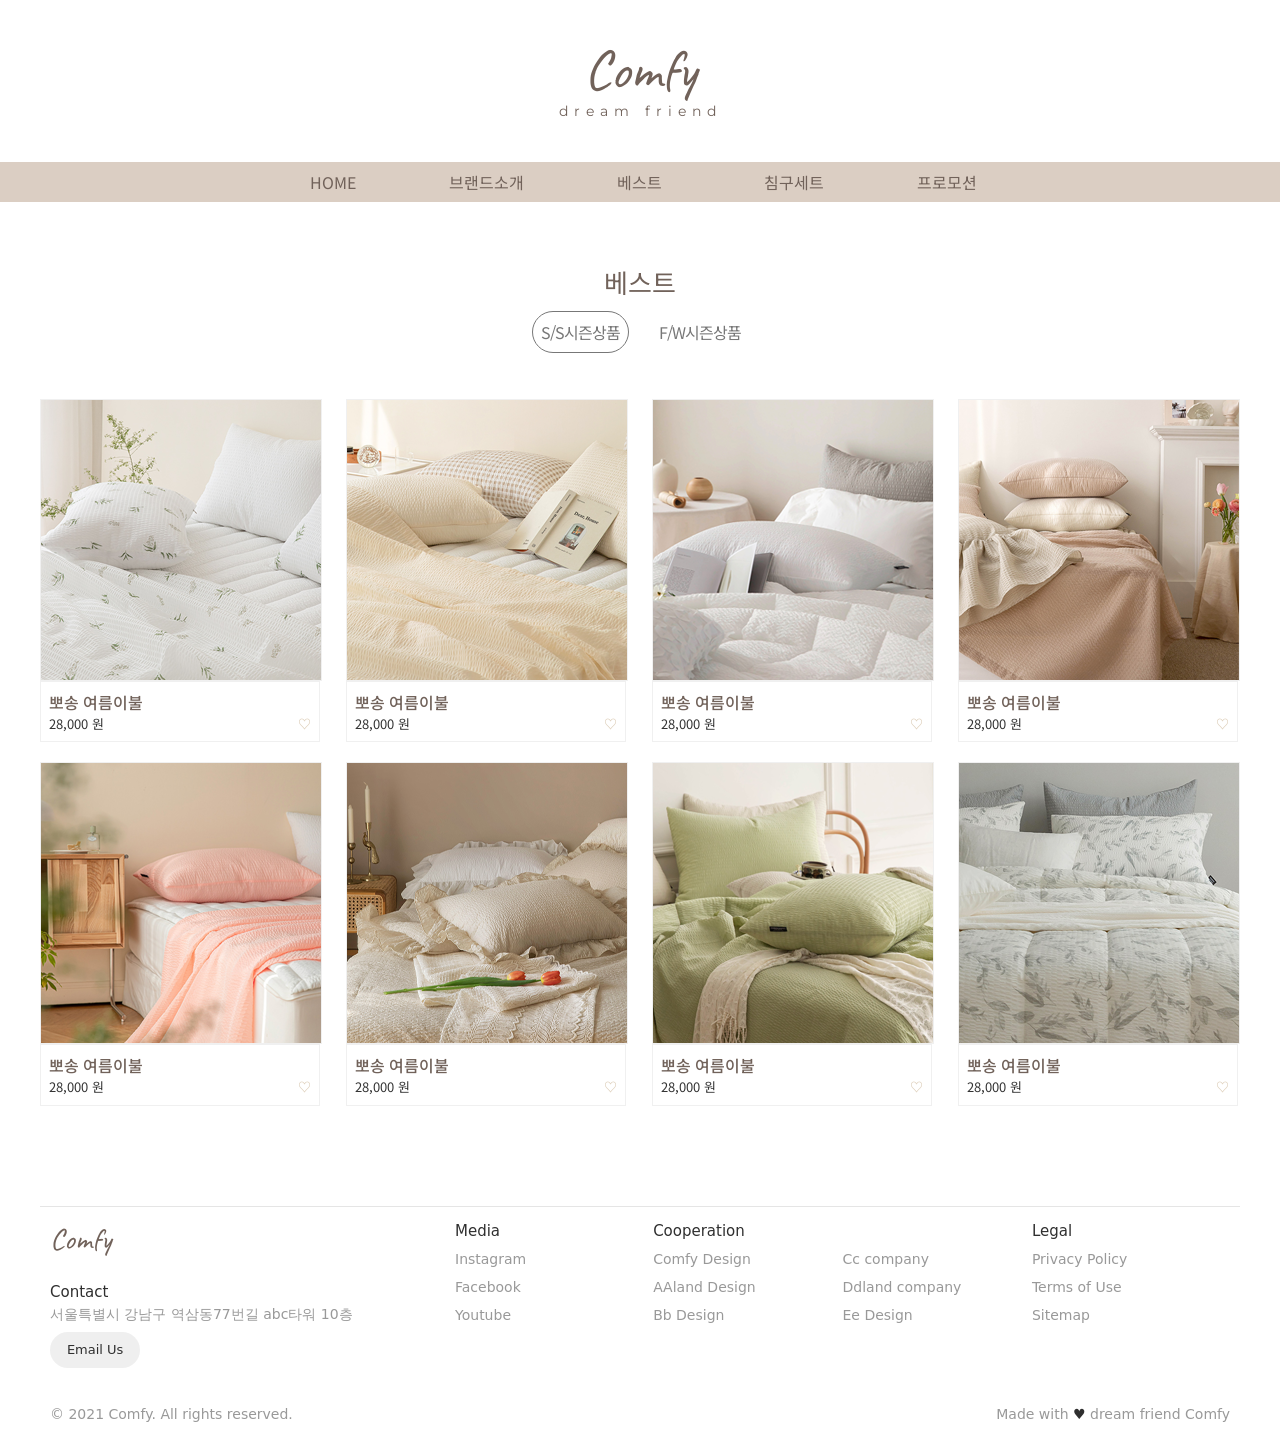
<file: pages/ss_season.html>
<!DOCTYPE html>
<html lang="ko">
<head>
    <meta charset="UTF-8">
    <meta http-equiv="X-UA-Compatible" content="IE=edge">
    <meta name="viewport" content="width=device-width, initial-scale=1.0">
    <title>Document</title>
    <link rel="stylesheet" href="../css/ss_season.css">
    <link rel="stylesheet" href="../css/common.css">
    <link rel="stylesheet" href="../library/fontawesome-free-5.15.3-web/css/all.min.css">
    <link href="https://unpkg.com/aos@2.3.1/dist/aos.css" rel="stylesheet">
</head>
<body>
    <!-- gnb -->
    <div id=logo data-aos="flip-down">
        <p class="logoid"><a href="../index.html">Comfy</a></p>
        <p class="logosub">dream friend</p>
    </div>
    <div id="nav">
        <div id="main_nav">
            <ul>
                <li><a href="../index.html">HOME</a></li>
                <li><a href="brand.html">브랜드소개</a></li>
                <li><a href="ss_season.html">베스트</a></li>
                <li><a href="beddingset01.html">침구세트</a></li>
                <li><a href="promotion.html">프로모션</a></li>
            </ul>
        </div>
        <div id="sub">
            <div id="sub_menu">
                <ul class="menu">
                </ul>
                <ul class="menu">
                    <li><a href="brand.html">브랜드 스토리</a></li>
                    <li><a href="map.html">오시는길</a></li>
                </ul>
                <ul class="menu">
                    <li><a href="ss_season.html">S/S시즌상품</a></li>
                    <li><a href="fw_season.html">F/W시즌상품</a></li>
                </ul>
                <ul class="menu">
                    <li><a href="beddingset01.html">차렵/누빔이불</a></li>
                    <li><a href="beddingset02.html">침대세트</a></li>
                    <li><a href="beddingset03.html">요/베개커버</a></li>
                </ul>
                <ul class="menu">
                    <li><a href="sale.html">20% SALE</a></li>
                    <li><a href="new.html">신상품</a></li>
                </ul>
            </div>
        </div>
    </div>

    <!-- 모바일 메뉴 -->
    <div id="nav_mobile">
        <div id="main_nav_mobile">
            <ul>
                <li><a href="../index.html">HOME</a></li>
                <li><a href="brand.html">브랜드소개</a></li>
                <li><a href="ss_season.html">베스트</a></li>
                <li><a href="beddingset01.html">침구세트</a></li>
                <li><a href="promotion.html">프로모션</a></li>
            </ul>
        </div>
    </div>

    <!-- 섹션06 프로모션 -->
    <div id="section06">
        <div class="wrap">
            <div class="title">
                <p class="titlet_inner">베스트</p>
                <div id="lnb_select">
                    <ul>
                        <li><a href="ss_season.html" class="sel_01">S/S시즌상품</a></li>
                        <li><a href="fw_season.html" class="sel_02">F/W시즌상품</a></li>
                    </ul>
                </div>
            </div>
            <div id="promotion">
                <div class="promotion_box" data-aos="fade-up" data-aos-duration="2000">
                    <a href=""><img src="../images/shopping06.png" class="rImgmargine1" alt="이미지" style="border: 1px solid #f0f0f0;"></a>
                    <div class="prosubtxt1" style="border: 1px solid #f0f0f0;">
                        <div class="subt_01">
                            <p class="subtitle">뽀송 여름이불</p>
                        </div>
                        <div class="subt_02">
                            <p class="pick">♡</p>
                            <p class="price">28,000 원</p>
                        </div>
                    </div>
                </div>
                <div class="promotion_box" data-aos="fade-up" data-aos-duration="2000">
                    <a href=""><img src="../images/shopping05.png" class="rImgmargine2" alt="이미지" style="border: 1px solid #f0f0f0;"></a>
                    <div class="prosubtxt2" style="border: 1px solid #f0f0f0;">
                        <div class="subt_01">
                            <p class="subtitle">뽀송 여름이불</p>
                        </div>
                        <div class="subt_02">
                            <p class="pick">♡</p>
                            <p class="price">28,000 원</p>
                        </div>
                    </div>
                </div>
                <div class="promotion_box" data-aos="fade-up" data-aos-duration="2000">
                    <a href=""><img src="../images/shopping07.png" class="rImgmargine1" alt="이미지" style="border: 1px solid #f0f0f0;"></a>
                    <div class="prosubtxt1" style="border: 1px solid #f0f0f0;">
                        <div class="subt_01">
                            <p class="subtitle">뽀송 여름이불</p>
                        </div>
                        <div class="subt_02">
                            <p class="pick">♡</p>
                            <p class="price">28,000 원</p>
                        </div>
                    </div>
                </div>
                <div class="promotion_box" data-aos="fade-up" data-aos-duration="2000">
                    <a href=""><img src="../images/shopping08.png" class="rImgmargine3" alt="이미지" style="border: 1px solid #f0f0f0;"></a>
                    <div class="prosubtxt3" style="border: 1px solid #f0f0f0;">
                        <div class="subt_01">
                            <p class="subtitle">뽀송 여름이불</p>
                        </div>
                        <div class="subt_02">
                            <p class="pick">♡</p>
                            <p class="price">28,000 원</p>
                        </div>
                    </div>
                </div>
                <div class="promotion_box" data-aos="fade-up" data-aos-duration="2000">
                    <a href=""><img src="../images/shopping04.png" class="rImgmargine1" alt="이미지" style="border: 1px solid #f0f0f0;"></a>
                    <div class="prosubtxt1" style="border: 1px solid #f0f0f0;">
                        <div class="subt_01">
                            <p class="subtitle">뽀송 여름이불</p>
                        </div>
                        <div class="subt_02">
                            <p class="pick">♡</p>
                            <p class="price">28,000 원</p>
                        </div>
                    </div>
                </div>
                <div class="promotion_box" data-aos="fade-up" data-aos-duration="2000">
                    <a href=""><img src="../images/shopping03.png" class="rImgmargine2" alt="이미지" style="border: 1px solid #f0f0f0;"></a>
                    <div class="prosubtxt2" style="border: 1px solid #f0f0f0;">
                        <div class="subt_01">
                            <p class="subtitle">뽀송 여름이불</p>
                        </div>
                        <div class="subt_02">
                            <p class="pick">♡</p>
                            <p class="price">28,000 원</p>
                        </div>
                    </div>
                </div>
                <div class="promotion_box" data-aos="fade-up" data-aos-duration="2000">
                    <a href=""><img src="../images/shopping02.png" class="rImgmargine1" alt="이미지" style="border: 1px solid #f0f0f0;"></a>
                    <div class="prosubtxt1" style="border: 1px solid #f0f0f0;">
                        <div class="subt_01">
                            <p class="subtitle">뽀송 여름이불</p>
                        </div>
                        <div class="subt_02">
                            <p class="pick">♡</p>
                            <p class="price">28,000 원</p>
                        </div>
                    </div>
                </div>
                <div class="promotion_box" data-aos="fade-up" data-aos-duration="2000">
                    <a href=""><img src="../images/shopping01.png" class="rImgmargine3" alt="이미지" style="border: 1px solid #f0f0f0;"></a>
                    <div class="prosubtxt3" style="border: 1px solid #f0f0f0;">
                        <div class="subt_01">
                            <p class="subtitle">뽀송 여름이불</p>
                        </div>
                        <div class="subt_02">
                            <p class="pick">♡</p>
                            <p class="price">28,000 원</p>
                        </div>
                    </div>
                </div>
            </div>
        </div>
    </div>
    <!-- footer -->
    <div class="footer">
        <div class="footer__addr">
          <h1 class="footer__logo">Comfy</h1>
          <h2>Contact</h2>
          <address>
            서울특별시 강남구 역삼동77번길 abc타워 10층<br>
            <a class="footer__btn" href="eunchong14937@gmail.com">Email Us</a>
          </address>
        </div>
        <ul class="footer__nav">
          <li class="nav__item">
            <h2 class="nav__title">Media</h2>
            <ul class="nav__ul">
              <li>
                <a href="#">Instagram</a>
              </li>
              <li>
                <a href="#">Facebook</a>
              </li>
              <li>
                <a href="#">Youtube</a>
              </li>
            </ul>
          </li>
          <li class="nav__item nav__item--extra">
            <h2 class="nav__title">Cooperation</h2>
            <ul class="nav__ul nav__ul--extra">
              <li>
                <a href="#">Comfy Design</a>
              </li>
              <li>
                <a href="#">AAland Design</a>
              </li>
              <li>
                <a href="#">Bb Design</a>
              </li>
              <li>
                <a href="#">Cc company</a>
              </li>
              <li>
                <a href="#">Ddland company</a>
              </li>
              <li>
                <a href="#">Ee Design</a>
              </li>
            </ul>
          </li>
          <li class="nav__item">
            <h2 class="nav__title">Legal</h2>
            <ul class="nav__ul">
              <li>
                <a href="#">Privacy Policy</a>
              </li>
              <li>
                <a href="#">Terms of Use</a>
              </li>
              <li>
                <a href="#">Sitemap</a>
              </li>
            </ul>
          </li>
        </ul>
        <div class="legal">
          <p>&copy; 2021 Comfy. All rights reserved.</p>
          <div class="legal__links">
            <span>Made with <span class="heart">♥</span> dream friend Comfy</span>
          </div>
        </div>
      </div>

    <script src="../js/jquery-3.6.0.js"></script>
    <script type="text/javascript" src="../js/common.js"></script>
    <script type="text/javascript" src="../js/ss_seson.js"></script>
    <script src="https://unpkg.com/aos@2.3.1/dist/aos.js"></script>
    <script>
      AOS.init();
    </script>
</body>
</html>
</file>
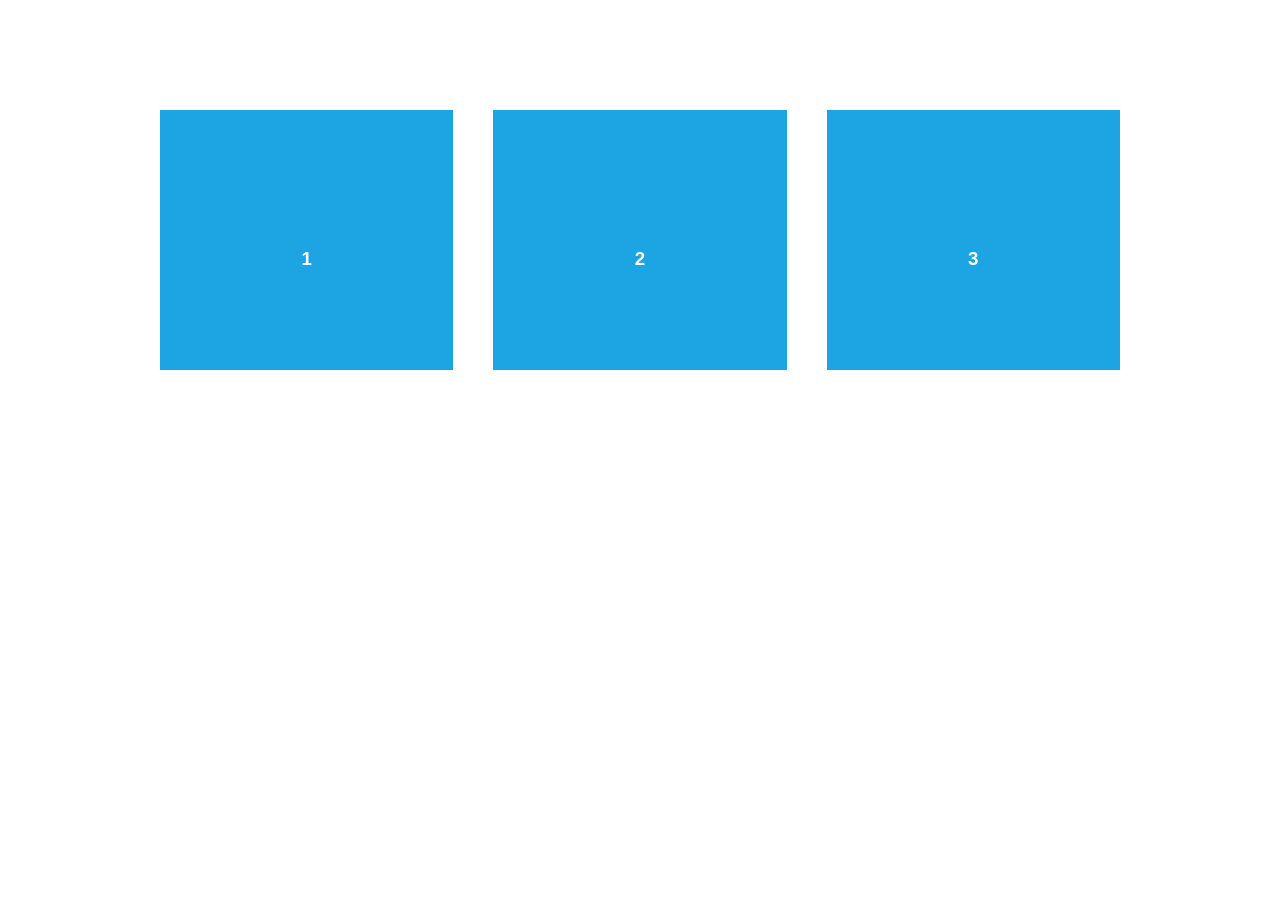
<file: library/aos-master (1)/aos-master/demo/async.html>
<!DOCTYPE html>
<html>
  <head>
    <meta charset="utf-8">
    <title>AOS - Animate on scroll library</title>
    <meta name="viewport" content="width=device-width">
    <link rel="stylesheet" href="css/styles.css" />
    <link rel="stylesheet" href="../dist/aos.css" />
  </head>
  <body>
    <div id="aos-demo" class="aos-all"></div>

    <script src="../dist/aos.js"></script>
    <script>
      AOS.init({
        easing: 'ease-in-out-sine'
      });

      setInterval(addItem, 300);

      var itemsCounter = 1;
      var container = document.getElementById('aos-demo');

      function addItem () {
        if (itemsCounter > 42) return;
        var item = document.createElement('div');
        item.classList.add('aos-item');
        item.setAttribute('data-aos', 'fade-up');
        item.innerHTML = '<div class="aos-item__inner"><h3>' + itemsCounter + '</h3></div>';
        container.appendChild(item);
        itemsCounter++;
      }
    </script>
  </body>
</html>
</file>
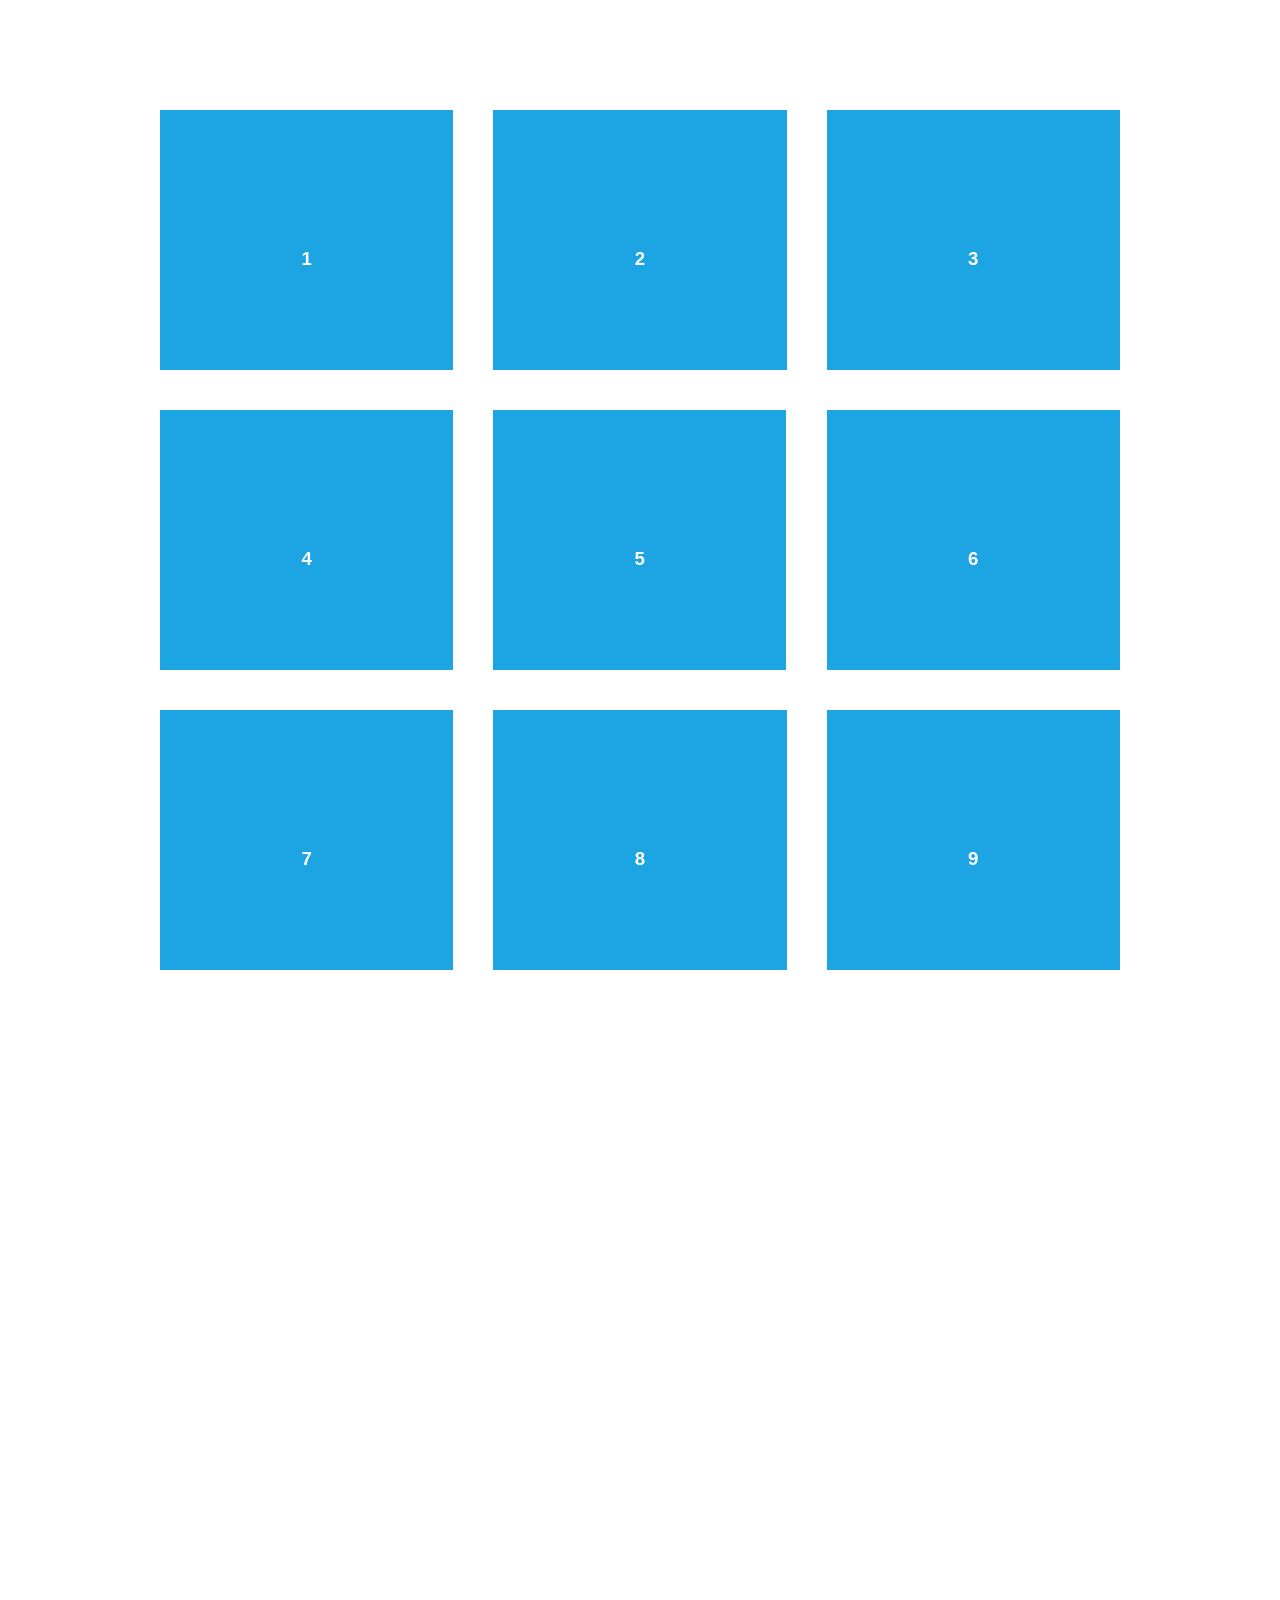
<file: library/aos-master (1)/aos-master/demo/simple.html>
<!DOCTYPE html>
<html>
  <head>
    <meta charset="utf-8">
    <title>AOS - Animate on scroll library</title>
    <meta name="viewport" content="width=device-width">
    <link rel="stylesheet" href="css/styles.css" />
    <link rel="stylesheet" href="../dist/aos.css" />
    <!--[if lt IE 9]>
    <script src="//html5shiv.googlecode.com/svn/trunk/html5.js"></script>
    <![endif]-->
  </head>
  <body>
    <div id="transcroller-body" class="aos-all">
      <div class="aos-item" data-aos="fade-up">
        <div class="aos-item__inner"><h3>1</h3></div>
      </div>
      <div class="aos-item" data-aos="fade-down">
        <div class="aos-item__inner"><h3>2</h3></div>
      </div>
      <div class="aos-item" data-aos="zoom-out-down">
        <div class="aos-item__inner"><h3>3</h3></div>
      </div>
      <div class="aos-item" data-aos="flip-down">
        <div class="aos-item__inner"><h3>4</h3></div>
      </div>
      <div class="aos-item" data-aos="flip-up">
        <div class="aos-item__inner"><h3>5</h3></div>
      </div>
      <div class="aos-item" data-aos="fade-down">
        <div class="aos-item__inner"><h3>6</h3></div>
      </div>
      <div class="aos-item" data-aos="fade-in">
        <div class="aos-item__inner"><h3>7</h3></div>
      </div>
      <div class="aos-item" data-aos="fade-down">
        <div class="aos-item__inner"><h3>8</h3></div>
      </div>
      <div class="aos-item" data-aos="fade-in">
        <div class="aos-item__inner"><h3>9</h3></div>
      </div>
      <div class="aos-item" data-aos="fade-down">
        <div class="aos-item__inner"><h3>10</h3></div>
      </div>
      <div class="aos-item" data-aos="fade-up">
        <div class="aos-item__inner"><h3>11</h3></div>
      </div>
      <div class="aos-item" data-aos="fade-down">
        <div class="aos-item__inner"><h3>12</h3></div>
      </div>
      <div class="aos-item" data-aos="fade-in">
        <div class="aos-item__inner"><h3>13</h3></div>
      </div>
      <div class="aos-item" data-aos="fade-up">
        <div class="aos-item__inner"><h3>14</h3></div>
      </div>
      <div class="aos-item" data-aos="fade-in">
        <div class="aos-item__inner"><h3>15</h3></div>
      </div>
      <div class="aos-item" data-aos="fade-up">
        <div class="aos-item__inner"><h3>16</h3></div>
      </div>
      <div class="aos-item" data-aos="fade-down">
        <div class="aos-item__inner"><h3>17</h3></div>
      </div>
      <div class="aos-item" data-aos="fade-up">
        <div class="aos-item__inner"><h3>18</h3></div>
      </div>
      <div class="aos-item" data-aos="zoom-out">
        <div class="aos-item__inner"><h3>19</h3></div>
      </div>
      <div class="aos-item" data-aos="fade-up">
        <div class="aos-item__inner"><h3>20</h3></div>
      </div>
      <div class="aos-item" data-aos="zoom-out">
        <div class="aos-item__inner"><h3>21</h3></div>
      </div>
      <div class="aos-item" data-aos="fade-in">
        <div class="aos-item__inner"><h3>22</h3></div>
      </div>
      <div class="aos-item" data-aos="zoom-out-up">
        <div class="aos-item__inner"><h3>23</h3></div>
      </div>
      <div class="aos-item" data-aos="zoom-out-down">
        <div class="aos-item__inner"><h3>24</h3></div>
      </div>
      <div class="aos-item" data-aos="fade-in">
        <div class="aos-item__inner"><h3>25</h3></div>
      </div>
      <div class="aos-item" data-aos="fade-in">
        <div class="aos-item__inner"><h3>26</h3></div>
      </div>
      <div class="aos-item" data-aos="fade-in">
        <div class="aos-item__inner"><h3>27</h3></div>
      </div>
      <div class="aos-item" data-aos="fade-in">
        <div class="aos-item__inner"><h3>28</h3></div>
      </div>
      <div class="aos-item" data-aos="fade-in">
        <div class="aos-item__inner"><h3>29</h3></div>
      </div>
      <div class="aos-item" data-aos="fade-in">
        <div class="aos-item__inner"><h3>30</h3></div>
      </div>
      <div class="aos-item" data-aos="fade-in">
        <div class="aos-item__inner"><h3>31</h3></div>
      </div>
      <div class="aos-item" data-aos="fade-in">
        <div class="aos-item__inner"><h3>32</h3></div>
      </div>
      <div class="aos-item" data-aos="fade-in">
        <div class="aos-item__inner"><h3>33</h3></div>
      </div>
      <div class="aos-item" data-aos="fade-in">
        <div class="aos-item__inner"><h3>34</h3></div>
      </div>
      <div class="aos-item" data-aos="fade-in">
        <div class="aos-item__inner"><h3>35</h3></div>
      </div>
      <div class="aos-item" data-aos="fade-in">
        <div class="aos-item__inner"><h3>36</h3></div>
      </div>
      <div class="aos-item" data-aos="fade-in">
        <div class="aos-item__inner"><h3>37</h3></div>
      </div>
      <div class="aos-item" data-aos="fade-in">
        <div class="aos-item__inner"><h3>38</h3></div>
      </div>
      <div class="aos-item" data-aos="fade-in">
        <div class="aos-item__inner"><h3>39</h3></div>
      </div>
      <div class="aos-item" data-aos="fade-in">
        <div class="aos-item__inner"><h3>40</h3></div>
      </div>
      <div class="aos-item" data-aos="fade-in">
        <div class="aos-item__inner"><h3>41</h3></div>
      </div>
      <div class="aos-item" data-aos="fade-in">
        <div class="aos-item__inner"><h3>42</h3></div>
      </div>
    </div>

    <script src="../dist/aos.js"></script>
    <script>
      AOS.init({
        easing: 'ease-in-out-sine'
      });
    </script>

    <!-- <script src="//cdnjs.cloudflare.com/ajax/libs/require.js/2.1.11/require.min.js"></script>
    <script>
      requirejs.config({
          baseUrl: '../dist',
      });

      require(['aos'], function(AOS){
          AOS.init({
              easing: 'ease-in-out-sine'
          });
      });
    </script> -->
  </body>
</html>
</file>
<file: css/beddingset01.css>
@charset "UTF-8";
@import url('https://fonts.googleapis.com/css2?family=Noto+Sans+KR:wght@100;300;400;500;700;900&display=swap');
@import url('https://fonts.googleapis.com/css2?family=Ubuntu:ital,wght@0,300;0,400;0,500;1,300;1,400;1,500&display=swap');
@import url('https://fonts.googleapis.com/css2?family=Dosis:wght@300;400;500&family=Ubuntu:ital,wght@0,300;0,400;0,500;1,300;1,400;1,500&display=swap');
@import url('https://fonts.googleapis.com/css2?family=Caveat:wght@400;500;600;700&family=Dosis:wght@300;400;500&family=Ubuntu:ital,wght@0,300;0,400;0,500;1,300;1,400;1,500&display=swap');
@import url('https://fonts.googleapis.com/css2?family=Montserrat:ital,wght@0,100;0,200;0,300;0,400;0,500;1,100;1,200;1,300;1,400&family=Raleway:ital,wght@0,100;0,200;0,300;0,400;0,500;0,600;1,100;1,200;1,300;1,400;1,500&display=swap');
@import url('https://fonts.googleapis.com/css2?family=Raleway:ital,wght@0,100;0,200;0,300;0,400;0,500;0,600;1,100;1,200;1,300;1,400;1,500&display=swap');

/* gnb top간격 맞춤 */
#sub { top: 202px !important; }

/* lnb */
#lnb_select { width: 100%; }
#lnb_select > ul {
    display: inline-block;
    overflow: hidden;
    margin: 0 auto;
    padding-top: 20px;
    padding-bottom: 20px;
}
#lnb_select > ul > li {
    float: left;
    margin: 0 auto;
    width: 108px;
    text-align: center;
}
#lnb_select > ul > li > .sel_02 {
    font-family: 'Noto Sans KR', sans-serif;
    font-weight: 400;
    font-size: 16px;
    color: #777;
    letter-spacing:-1px;
    line-height: 24px;
}

#lnb_select > ul > li > .sel_01 {
    font-family: 'Noto Sans KR', sans-serif;
    font-weight: 400;
    font-size: 16px;
    color: #777;
    letter-spacing:-1px;
    line-height: 24px;
    border: 1px solid #777;
    border-radius: 30px;
    padding: 8px;
    box-sizing: border-box;
}

#lnb_select > ul > li > a:hover {
    font-weight: 500;
}

/*0 ~ 767*/
@media screen and (max-width: 767px) {
    .wrap {width: 88vw;
    }
}

@media screen and (min-width: 768px) and (max-width: 1126px) {
    .wrap {
        margin: 0 auto;
        width: 88vw;
        overflow: hidden;
    }
}

/* 섹션 06 */
#section06 {
    margin-top: 60px;
    margin-bottom: 80px;
}

#section06 > .wrap {
    width: 1200px;
    margin: 0 auto;
}


.title { 
    text-align: center;
}

.titlet_inner {
    font-family: 'Noto Sans KR', sans-serif;
    font-weight: 400;
    font-size: 26px;
    color: #71625a;
    height: 38px;
}
.titletSub {
    font-family: 'Noto Sans KR', sans-serif;
    font-weight: 400;
    font-size: 18px;
    color: #777;
    letter-spacing:-1px;
    line-height: 24px;
}


#promotion {
    width: 1200px;
    overflow: hidden;
    margin-top: 30px;
}

#promotion > .promotion_box {
    /* margin-right: 2%; */
    float: left;
    display: block;
    box-sizing: border-box;
}

.subtitle {
    display: block;
    font-family: 'Noto Sans KR', sans-serif;
    color: #71625a;
    font-weight: 500;
    font-size: 16px;
}

#promotion > .promotion_box > p {
    margin-top: 10px;
    font-size: 12px;
}

#promotion > .promotion_box > a {
    margin: 0 auto;
    display: block;
}
#promotion > .promotion_box > img {
    display: block;
}


.prosubtxt1 {
    width: 280px;
    display:block;
    overflow: hidden;
    padding: 8px;
    margin-bottom: 20px;
}
.prosubtxt2 {
    width: 280px;
    display:inline-block;
    overflow: hidden;
    padding: 8px;
}
.prosubtxt3 {
    width: 280px;
    display:block;
    overflow: hidden;
    padding: 8px;
}

.subt_01 {
    display: inline;
    width: 280px;
}
.subt_02 {
    display: inline;
    width: 280px;
}
.pick {
    cursor: pointer;
    font-family: 'Noto Sans KR', sans-serif;
    font-weight: 900;
    display: inline;
    float: right;
    color: #ddCEb9;
}

.price {
    float: left;
    display: inline;
}
.rImgmargine1 {
    box-sizing: border-box;
    margin-right: 24px;
}
.rImgmargine2 {
    box-sizing: border-box;
    margin-right: 24px;
}
.promargin {
    height: 20px;
}


  /*0 ~ 767*/
  @media screen and (max-width: 767px) {
    #section06 {
        margin-top: 40px;
        margin-bottom: 40px;
    }
    #section06 > .wrap {
        width: 88vw;
        margin: 0 auto;
    }
    
    .title { 
        width: 88vw;
        text-align: center;
    }
    .subtitle {
        width: 42vw;
    }
    
    #promotion {
        width: 88vw;
        margin-top: 30px;
    }
    
    #promotion > .promotion_box {
        width: 44vw;
        float: left;
    }
    
    
    #promotion > .promotion_box > a {
        width: 42vw;
    }
    
    .rImgmargine3 {
        margin-right: 0px;
        width: 42vw;
    }

    .rImgmargine2 {
        margin-right: 0px;
        width: 42vw;
    }

    .rImgmargine1 {
        width: 42vw;
        margin-right: 0px;
        margin-right: 4vw;
    }

    .prosubtxt3 {
        margin-bottom: 20px;
        margin-left: 1vw;
        margin-right: 0px;
        width: 42vw;
        padding: 2vw;
    }

    .prosubtxt2 {
        margin-bottom: 20px;
        margin-left: 1vw;
        margin-right: 0px;
        width: 42vw;
        padding: 2vw;
    }

    .prosubtxt1 {
        margin-bottom: 20px;
        margin-left: 1vw;
        width: 42vw;
        margin-right: 0px;
        margin-right: 4vw;
        padding: 2vw;
    }
}
/* 768 ~ 1126 */
@media screen and (min-width: 768px) and (max-width: 1126px) {

    #section06 > .wrap {
        width: 88vw;
        margin: 0 auto;
    }
    
    .title { 
        width: 88vw;
        text-align: center;
    }

    .promotion_box {
        width: 22vw;
    }
    #promotion {
        width: 88vw;
    }
    #promotion > .promotion_box > a {
        width: 22vw;
    }
    
    .rImgmargine3 {
        margin-right: 0px;
        width: 21vw;
    }

    .rImgmargine2 {
        margin-right: 2vw;
        width: 21vw;
    }

    .rImgmargine1 {
        width: 21vw;
        margin-right: 2vw;
    }
    .subtitle {
        width: 20.5vw;
    }
    .prosubtxt3 {
        margin-bottom: 20px;
        margin-right: 0px;
        width: 21vw;
        padding: 1vw;
    }

    .prosubtxt2 {
        margin-right: 0px;
        width: 21vw;
        padding: 1vw;
    }

    .prosubtxt1 {
        margin-bottom: 20px;
        width: 21vw;
        margin-right: 0px;
        margin-right: 2vw;
        padding: 1vw;
    }
}
</file>
<file: css/common.css>
@charset "UTF-8";
@import url('https://fonts.googleapis.com/css2?family=Noto+Sans+KR:wght@100;300;400;500;700;900&display=swap');
@import url('https://fonts.googleapis.com/css2?family=Ubuntu:ital,wght@0,300;0,400;0,500;1,300;1,400;1,500&display=swap');
@import url('https://fonts.googleapis.com/css2?family=Dosis:wght@300;400;500&family=Ubuntu:ital,wght@0,300;0,400;0,500;1,300;1,400;1,500&display=swap');
@import url('https://fonts.googleapis.com/css2?family=Caveat:wght@400;500;600;700&family=Dosis:wght@300;400;500&family=Ubuntu:ital,wght@0,300;0,400;0,500;1,300;1,400;1,500&display=swap');
@import url('https://fonts.googleapis.com/css2?family=Montserrat:ital,wght@0,100;0,200;0,300;0,400;0,500;1,100;1,200;1,300;1,400&family=Raleway:ital,wght@0,100;0,200;0,300;0,400;0,500;0,600;1,100;1,200;1,300;1,400;1,500&display=swap');
@import url('https://fonts.googleapis.com/css2?family=Raleway:ital,wght@0,100;0,200;0,300;0,400;0,500;0,600;1,100;1,200;1,300;1,400;1,500&display=swap');
/* 초기화 코드 */
* {
    margin: 0;
    padding: 0;
    box-sizing: border-box;
}
html {
    font-family: 'Noto Sans KR', sans-serif;
    font-size: 13px;
    line-height: 1.5;
    color: #333;
}

body {
    background-color: #fff;
}

img {
    vertical-align: middle;
}
button {
    outline: none;
}
a { text-decoration: none; color: #CCBDB6 }
ul { list-style: none; }

.wrap {
    margin: 0 auto;
    overflow: hidden;
}

/* gnb */

#logo {
    margin: 0 auto;
    text-align: center;
    /* height: 120px;
    line-height: 120px; */
}

.logoid {
  /* font-family: 'Ubuntu', sans-serif; */
  /* font-family: 'Dosis', sans-serif; */
  text-align: center;
  font-family: 'Caveat', cursive;
  margin-top: 40px;
  color: #71625a;
  font-weight: 400;
  font-size: 56px;
  height: 60px;
  line-height: 60px;
  /* font-style: italic; */
}

.logoid > a {
  text-align: center;
  font-family: 'Caveat', cursive;
  margin-top: 40px;
  color: #71625a;
  font-weight: 400;
  font-size: 56px;
  height: 60px;
  line-height: 60px;
}


.logosub {
    /* font-family: 'Raleway', sans-serif; */
    font-family: 'Montserrat', sans-serif;
    color: #71625a;
    text-align: center;
    font-weight: 400;
    font-size: 14px;
    height: 22px;
    line-height: 22px;
    margin-bottom: 40px;
    letter-spacing:6px;
}


#nav { width: 100%; }
#main_nav {background-color: #DBCEC3; height: 40px; line-height: 40px; }
#main_nav > ul {
    overflow: hidden;
    width: 768px;
    margin: 0 auto;
    padding-bottom: 15px;
    display: -webkit-box;
}
#main_nav > ul > li {
    float: left;
    margin: 0 auto;
    width: 120px;
    text-align: center;
}
#main_nav > ul > li > a {
    font-family: 'Noto Sans KR', sans-serif;
    font-weight: 400;
    color: #71625a;
    font-size: 16px;
}

#main_nav > ul > li > a:hover {
    font-weight: 600;
}

#sub{
    z-index: 999;
    display: inline-block;
    width: 100%;
    position: absolute;
    top: 160px;
    left: 0;
    right: 0;
    background-color: #fffbf8;
    border-bottom: 1px solid #F2EAE4;
}
#sub_menu {
    overflow: hidden;
    width: 768px;
    margin: 0 auto;
    padding-top: 15px;
    padding-bottom: 15px;
    display: -webkit-box;
}
#sub_menu > .menu {
    float: left;
    margin: 0 auto;
    width: 120px;
    text-align: center;
}

#sub_menu > .menu > li > a { 
    font-family: 'Noto Sans KR', sans-serif;
    font-weight: 400;
    color: #CCBDB6; font-size: 14px;
}

#sub_menu > .menu > li > a:hover {
    color: #b9aba4;
    font-weight: 500;
} 

#nav_mobile {
    display: none;
}

/*0 ~ 767*/
@media screen and (max-width: 767px) {
    #nav { display: none; }
    #nav_mobile { 
        width: 100vw;
        display: block;
        overflow: hidden;
        position: relative;
        box-sizing: border-box;
    }
    #main_nav_mobile {
        background-color: #DBCEC3;
        height: 40px;
        line-height: 40px;
        z-index: 999;
    }
    #main_nav_mobile > ul {
        margin: 0 auto;
        overflow: hidden;
        width: 88vw;
    }
    #main_nav_mobile > ul > li {
        float: left;
        margin: 0 auto;
        width: 20%;
        text-align: center;
    }
    #main_nav_mobile > ul > li > a {
        font-family: 'Noto Sans KR', sans-serif;
        font-weight: 400;
        color: #71625a;
        font-size: 12px;
    }

    #main_nav_mobile > ul > li > a:hover {
        font-weight: 600;
    }
}

/* footer */
*, *:before, *:after {
    box-sizing: border-box;
  }
  
  .footer {
    width: 1200px;
    font-family: acumin-pro, system-ui, sans-serif;
    margin: 0;
    display: grid;
    grid-template-rows: auto 1fr auto;
    font-size: 14px;
    background-color: #f4f4f4;
    align-items: start;
    margin: 0 auto;
    padding-top: 20px;
    display: flex;
    flex-flow: row wrap;
    padding: 10px;
    color: #2f2f2f;
    background-color: #fff;
    border-top: 1px solid #e5e5e5;
  }
  
  .footer > * {
    flex:  1 100%;
  }
  
  .footer__addr {
    margin-right: 1.25em;
    margin-bottom: 2em;
  }
  
  .footer__logo {
    font-family: 'Caveat', cursive;
    color: #71625a;
    font-weight: 400;
    font-size: 30px;
  }
  
  .footer__addr h2 {
    margin-top: 1.3em;
    font-size: 15px;
    font-weight: 400;
  }
  
  .nav__title {
    font-weight: 400;
    font-size: 15px;
  }
  
  .footer address {
    font-style: normal;
    color: #999;
  }
  
  .footer__btn {
    display: flex;
    align-items: center;
    justify-content: center;
    height: 36px;
    max-width: max-content;
    background-color: rgb(33, 33, 33, 0.07);
    border-radius: 100px;
    color: #2f2f2f;
    line-height: 0;
    margin: 0.6em 0;
    font-size: 1rem;
    padding: 0 1.3em;
  }
  
  .footer ul {
    list-style: none;
    padding-left: 0;
  }
  
  .footer li {
    line-height: 2em;
  }
  
  .footer a {
    text-decoration: none;
  }
  
  .footer__nav {
    display: flex;
    flex-flow: row wrap;
  }
  
  .footer__nav > * {
    flex: 1 50%;
    margin-right: 1.25em;
  }
  
  .nav__ul a {
    color: #999;
  }
  
  .nav__ul--extra {
    column-count: 2;
    column-gap: 1.25em;
  }
  
  .legal {
    display: flex;
    flex-wrap: wrap;
    color: #999;
  }
    
  .legal__links {
    display: flex;
    align-items: center;
  }
  
  .heart {
    color: #2f2f2f;
  }
  
  @media screen and (min-width: 24.375em) {
    .legal .legal__links {
      margin-left: auto;
    }
  }
  
  @media screen and (min-width: 40.375em) {
    .footer__nav > * {
      flex: 1;
    }
    
    .nav__item--extra {
      flex-grow: 2;
    }
    
    .footer__addr {
      flex: 1 0px;
    }
    
    .footer__nav {
      flex: 2 0px;
    }
  }

    /*0 ~ 767*/
@media screen and (max-width: 767px) {
    .footer {
        width: 88vw;
    }
}

  /* 768 ~ 1126 */
@media screen and (min-width: 768px) and (max-width: 1126px) {
    .footer {
        width: 88vw;
    }
}
</file>
<file: css/beddingset02.css>
@charset "UTF-8";
@import url('https://fonts.googleapis.com/css2?family=Noto+Sans+KR:wght@100;300;400;500;700;900&display=swap');
@import url('https://fonts.googleapis.com/css2?family=Ubuntu:ital,wght@0,300;0,400;0,500;1,300;1,400;1,500&display=swap');
@import url('https://fonts.googleapis.com/css2?family=Dosis:wght@300;400;500&family=Ubuntu:ital,wght@0,300;0,400;0,500;1,300;1,400;1,500&display=swap');
@import url('https://fonts.googleapis.com/css2?family=Caveat:wght@400;500;600;700&family=Dosis:wght@300;400;500&family=Ubuntu:ital,wght@0,300;0,400;0,500;1,300;1,400;1,500&display=swap');
@import url('https://fonts.googleapis.com/css2?family=Montserrat:ital,wght@0,100;0,200;0,300;0,400;0,500;1,100;1,200;1,300;1,400&family=Raleway:ital,wght@0,100;0,200;0,300;0,400;0,500;0,600;1,100;1,200;1,300;1,400;1,500&display=swap');
@import url('https://fonts.googleapis.com/css2?family=Raleway:ital,wght@0,100;0,200;0,300;0,400;0,500;0,600;1,100;1,200;1,300;1,400;1,500&display=swap');

/* gnb top간격 맞춤 */
#sub { top: 202px !important; }

/* lnb */
#lnb_select { width: 100%; }
#lnb_select > ul {
    display: inline-block;
    overflow: hidden;
    margin: 0 auto;
    padding-top: 20px;
    padding-bottom: 20px;
}
#lnb_select > ul > li {
    float: left;
    margin: 0 auto;
    width: 108px;
    text-align: center;
}
#lnb_select > ul > li > .sel_02 {
    font-family: 'Noto Sans KR', sans-serif;
    font-weight: 400;
    font-size: 16px;
    color: #777;
    letter-spacing:-1px;
    line-height: 24px;
}

#lnb_select > ul > li > .sel_01 {
    font-family: 'Noto Sans KR', sans-serif;
    font-weight: 400;
    font-size: 16px;
    color: #777;
    letter-spacing:-1px;
    line-height: 24px;
    border: 1px solid #777;
    border-radius: 30px;
    padding: 8px;
    box-sizing: border-box;
}

#lnb_select > ul > li > a:hover {
    font-weight: 500;
}

/*0 ~ 767*/
@media screen and (max-width: 767px) {
    .wrap {width: 88vw;
    }
}

@media screen and (min-width: 768px) and (max-width: 1126px) {
    .wrap {
        margin: 0 auto;
        width: 88vw;
        overflow: hidden;
    }
}

/* 섹션 06 */
#section06 {
    margin-top: 60px;
    margin-bottom: 80px;
}

#section06 > .wrap {
    width: 1200px;
    margin: 0 auto;
}


.title { 
    text-align: center;
}

.titlet_inner {
    font-family: 'Noto Sans KR', sans-serif;
    font-weight: 400;
    font-size: 26px;
    color: #71625a;
    height: 38px;
}
.titletSub {
    font-family: 'Noto Sans KR', sans-serif;
    font-weight: 400;
    font-size: 18px;
    color: #777;
    letter-spacing:-1px;
    line-height: 24px;
}


#promotion {
    width: 1200px;
    overflow: hidden;
    margin-top: 30px;
}

#promotion > .promotion_box {
    /* margin-right: 2%; */
    float: left;
    display: block;
    box-sizing: border-box;
}

.subtitle {
    display: block;
    font-family: 'Noto Sans KR', sans-serif;
    color: #71625a;
    font-weight: 500;
    font-size: 16px;
}

#promotion > .promotion_box > p {
    margin-top: 10px;
    font-size: 12px;
}

#promotion > .promotion_box > a {
    margin: 0 auto;
    display: block;
}
#promotion > .promotion_box > img {
    display: block;
}


.prosubtxt1 {
    width: 280px;
    display:block;
    overflow: hidden;
    padding: 8px;
    margin-bottom: 20px;
}
.prosubtxt2 {
    width: 280px;
    display:inline-block;
    overflow: hidden;
    padding: 8px;
}
.prosubtxt3 {
    width: 280px;
    display:block;
    overflow: hidden;
    padding: 8px;
}

.subt_01 {
    display: inline;
    width: 280px;
}
.subt_02 {
    display: inline;
    width: 280px;
}
.pick {
    cursor: pointer;
    font-family: 'Noto Sans KR', sans-serif;
    font-weight: 900;
    display: inline;
    float: right;
    color: #ddCEb9;
}

.price {
    float: left;
    display: inline;
}
.rImgmargine1 {
    box-sizing: border-box;
    margin-right: 24px;
}
.rImgmargine2 {
    box-sizing: border-box;
    margin-right: 24px;
}
.promargin {
    height: 20px;
}


  /*0 ~ 767*/
  @media screen and (max-width: 767px) {
    #section06 {
        margin-top: 40px;
        margin-bottom: 40px;
    }
    #section06 > .wrap {
        width: 88vw;
        margin: 0 auto;
    }
    
    .title { 
        width: 88vw;
        text-align: center;
    }
    .subtitle {
        width: 42vw;
    }
    
    #promotion {
        width: 88vw;
        margin-top: 30px;
    }
    
    #promotion > .promotion_box {
        width: 44vw;
        float: left;
    }
    
    
    #promotion > .promotion_box > a {
        width: 42vw;
    }
    
    .rImgmargine3 {
        margin-right: 0px;
        width: 42vw;
    }

    .rImgmargine2 {
        margin-right: 0px;
        width: 42vw;
    }

    .rImgmargine1 {
        width: 42vw;
        margin-right: 0px;
        margin-right: 4vw;
    }

    .prosubtxt3 {
        margin-bottom: 20px;
        margin-left: 1vw;
        margin-right: 0px;
        width: 42vw;
        padding: 2vw;
    }

    .prosubtxt2 {
        margin-bottom: 20px;
        margin-left: 1vw;
        margin-right: 0px;
        width: 42vw;
        padding: 2vw;
    }

    .prosubtxt1 {
        margin-bottom: 20px;
        margin-left: 1vw;
        width: 42vw;
        margin-right: 0px;
        margin-right: 4vw;
        padding: 2vw;
    }
}
/* 768 ~ 1126 */
@media screen and (min-width: 768px) and (max-width: 1126px) {

    #section06 > .wrap {
        width: 88vw;
        margin: 0 auto;
    }
    
    .title { 
        width: 88vw;
        text-align: center;
    }

    .promotion_box {
        width: 22vw;
    }
    #promotion {
        width: 88vw;
    }
    #promotion > .promotion_box > a {
        width: 22vw;
    }
    
    .rImgmargine3 {
        margin-right: 0px;
        width: 21vw;
    }

    .rImgmargine2 {
        margin-right: 2vw;
        width: 21vw;
    }

    .rImgmargine1 {
        width: 21vw;
        margin-right: 2vw;
    }
    .subtitle {
        width: 20.5vw;
    }
    .prosubtxt3 {
        margin-bottom: 20px;
        margin-right: 0px;
        width: 21vw;
        padding: 1vw;
    }

    .prosubtxt2 {
        margin-right: 0px;
        width: 21vw;
        padding: 1vw;
    }

    .prosubtxt1 {
        margin-bottom: 20px;
        width: 21vw;
        margin-right: 0px;
        margin-right: 2vw;
        padding: 1vw;
    }
}
</file>
<file: css/beddingset03.css>
@charset "UTF-8";
@import url('https://fonts.googleapis.com/css2?family=Noto+Sans+KR:wght@100;300;400;500;700;900&display=swap');
@import url('https://fonts.googleapis.com/css2?family=Ubuntu:ital,wght@0,300;0,400;0,500;1,300;1,400;1,500&display=swap');
@import url('https://fonts.googleapis.com/css2?family=Dosis:wght@300;400;500&family=Ubuntu:ital,wght@0,300;0,400;0,500;1,300;1,400;1,500&display=swap');
@import url('https://fonts.googleapis.com/css2?family=Caveat:wght@400;500;600;700&family=Dosis:wght@300;400;500&family=Ubuntu:ital,wght@0,300;0,400;0,500;1,300;1,400;1,500&display=swap');
@import url('https://fonts.googleapis.com/css2?family=Montserrat:ital,wght@0,100;0,200;0,300;0,400;0,500;1,100;1,200;1,300;1,400&family=Raleway:ital,wght@0,100;0,200;0,300;0,400;0,500;0,600;1,100;1,200;1,300;1,400;1,500&display=swap');
@import url('https://fonts.googleapis.com/css2?family=Raleway:ital,wght@0,100;0,200;0,300;0,400;0,500;0,600;1,100;1,200;1,300;1,400;1,500&display=swap');

/* gnb top간격 맞춤 */
#sub { top: 202px !important; }

/* lnb */
#lnb_select { width: 100%; }
#lnb_select > ul {
    display: inline-block;
    overflow: hidden;
    margin: 0 auto;
    padding-top: 20px;
    padding-bottom: 20px;
}
#lnb_select > ul > li {
    float: left;
    margin: 0 auto;
    width: 108px;
    text-align: center;
}
#lnb_select > ul > li > .sel_02 {
    font-family: 'Noto Sans KR', sans-serif;
    font-weight: 400;
    font-size: 16px;
    color: #777;
    letter-spacing:-1px;
    line-height: 24px;
}

#lnb_select > ul > li > .sel_01 {
    font-family: 'Noto Sans KR', sans-serif;
    font-weight: 400;
    font-size: 16px;
    color: #777;
    letter-spacing:-1px;
    line-height: 24px;
    border: 1px solid #777;
    border-radius: 30px;
    padding: 8px;
    box-sizing: border-box;
}

#lnb_select > ul > li > a:hover {
    font-weight: 500;
}

/*0 ~ 767*/
@media screen and (max-width: 767px) {
    .wrap {width: 88vw;
    }
}

@media screen and (min-width: 768px) and (max-width: 1126px) {
    .wrap {
        margin: 0 auto;
        width: 88vw;
        overflow: hidden;
    }
}

/* 섹션 06 */
#section06 {
    margin-top: 60px;
    margin-bottom: 80px;
}

#section06 > .wrap {
    width: 1200px;
    margin: 0 auto;
}


.title { 
    text-align: center;
}

.titlet_inner {
    font-family: 'Noto Sans KR', sans-serif;
    font-weight: 400;
    font-size: 26px;
    color: #71625a;
    height: 38px;
}
.titletSub {
    font-family: 'Noto Sans KR', sans-serif;
    font-weight: 400;
    font-size: 18px;
    color: #777;
    letter-spacing:-1px;
    line-height: 24px;
}


#promotion {
    width: 1200px;
    overflow: hidden;
    margin-top: 30px;
}

#promotion > .promotion_box {
    /* margin-right: 2%; */
    float: left;
    display: block;
    box-sizing: border-box;
}

.subtitle {
    display: block;
    font-family: 'Noto Sans KR', sans-serif;
    color: #71625a;
    font-weight: 500;
    font-size: 16px;
}

#promotion > .promotion_box > p {
    margin-top: 10px;
    font-size: 12px;
}

#promotion > .promotion_box > a {
    margin: 0 auto;
    display: block;
}
#promotion > .promotion_box > img {
    display: block;
}


.prosubtxt1 {
    width: 280px;
    display:block;
    overflow: hidden;
    padding: 8px;
    margin-bottom: 20px;
}
.prosubtxt2 {
    width: 280px;
    display:inline-block;
    overflow: hidden;
    padding: 8px;
}
.prosubtxt3 {
    width: 280px;
    display:block;
    overflow: hidden;
    padding: 8px;
}

.subt_01 {
    display: inline;
    width: 280px;
}
.subt_02 {
    display: inline;
    width: 280px;
}
.pick {
    cursor: pointer;
    font-family: 'Noto Sans KR', sans-serif;
    font-weight: 900;
    display: inline;
    float: right;
    color: #ddCEb9;
}

.price {
    float: left;
    display: inline;
}
.rImgmargine1 {
    box-sizing: border-box;
    margin-right: 24px;
}
.rImgmargine2 {
    box-sizing: border-box;
    margin-right: 24px;
}
.promargin {
    height: 20px;
}


  /*0 ~ 767*/
  @media screen and (max-width: 767px) {
    #section06 {
        margin-top: 40px;
        margin-bottom: 40px;
    }
    #section06 > .wrap {
        width: 88vw;
        margin: 0 auto;
    }
    
    .title { 
        width: 88vw;
        text-align: center;
    }
    .subtitle {
        width: 42vw;
    }
    
    #promotion {
        width: 88vw;
        margin-top: 30px;
    }
    
    #promotion > .promotion_box {
        width: 44vw;
        float: left;
    }
    
    
    #promotion > .promotion_box > a {
        width: 42vw;
    }
    
    .rImgmargine3 {
        margin-right: 0px;
        width: 42vw;
    }

    .rImgmargine2 {
        margin-right: 0px;
        width: 42vw;
    }

    .rImgmargine1 {
        width: 42vw;
        margin-right: 0px;
        margin-right: 4vw;
    }

    .prosubtxt3 {
        margin-bottom: 20px;
        margin-left: 1vw;
        margin-right: 0px;
        width: 42vw;
        padding: 2vw;
    }

    .prosubtxt2 {
        margin-bottom: 20px;
        margin-left: 1vw;
        margin-right: 0px;
        width: 42vw;
        padding: 2vw;
    }

    .prosubtxt1 {
        margin-bottom: 20px;
        margin-left: 1vw;
        width: 42vw;
        margin-right: 0px;
        margin-right: 4vw;
        padding: 2vw;
    }
}
/* 768 ~ 1126 */
@media screen and (min-width: 768px) and (max-width: 1126px) {

    #section06 > .wrap {
        width: 88vw;
        margin: 0 auto;
    }
    
    .title { 
        width: 88vw;
        text-align: center;
    }

    .promotion_box {
        width: 22vw;
    }
    #promotion {
        width: 88vw;
    }
    #promotion > .promotion_box > a {
        width: 22vw;
    }
    
    .rImgmargine3 {
        margin-right: 0px;
        width: 21vw;
    }

    .rImgmargine2 {
        margin-right: 2vw;
        width: 21vw;
    }

    .rImgmargine1 {
        width: 21vw;
        margin-right: 2vw;
    }
    .subtitle {
        width: 20.5vw;
    }
    .prosubtxt3 {
        margin-bottom: 20px;
        margin-right: 0px;
        width: 21vw;
        padding: 1vw;
    }

    .prosubtxt2 {
        margin-right: 0px;
        width: 21vw;
        padding: 1vw;
    }

    .prosubtxt1 {
        margin-bottom: 20px;
        width: 21vw;
        margin-right: 0px;
        margin-right: 2vw;
        padding: 1vw;
    }
}
</file>
<file: css/brand.css>
@charset "UTF-8";
@import url('https://fonts.googleapis.com/css2?family=Noto+Sans+KR:wght@100;300;400;500;700;900&display=swap');
@import url('https://fonts.googleapis.com/css2?family=Ubuntu:ital,wght@0,300;0,400;0,500;1,300;1,400;1,500&display=swap');
@import url('https://fonts.googleapis.com/css2?family=Dosis:wght@300;400;500&family=Ubuntu:ital,wght@0,300;0,400;0,500;1,300;1,400;1,500&display=swap');
@import url('https://fonts.googleapis.com/css2?family=Caveat:wght@400;500;600;700&family=Dosis:wght@300;400;500&family=Ubuntu:ital,wght@0,300;0,400;0,500;1,300;1,400;1,500&display=swap');
@import url('https://fonts.googleapis.com/css2?family=Montserrat:ital,wght@0,100;0,200;0,300;0,400;0,500;1,100;1,200;1,300;1,400&family=Raleway:ital,wght@0,100;0,200;0,300;0,400;0,500;0,600;1,100;1,200;1,300;1,400;1,500&display=swap');
@import url('https://fonts.googleapis.com/css2?family=Raleway:ital,wght@0,100;0,200;0,300;0,400;0,500;0,600;1,100;1,200;1,300;1,400;1,500&display=swap');

/* gnb top간격 맞춤 */
#sub { top: 202px !important; }

/* lnb */
#lnb_select { width: 100%; }
#lnb_select > ul {
    display: inline-block;
    overflow: hidden;
    margin: 0 auto;
    padding-top: 20px;
    padding-bottom: 20px;
}
#lnb_select > ul > li {
    float: left;
    margin: 0 auto;
    width: 110px;
    text-align: center;
}
#lnb_select > ul > li > .sel_02 {
    font-family: 'Noto Sans KR', sans-serif;
    font-weight: 400;
    font-size: 16px;
    color: #777;
    letter-spacing:-1px;
    line-height: 24px;
}

#lnb_select > ul > li > .sel_01 {
    font-family: 'Noto Sans KR', sans-serif;
    font-weight: 400;
    font-size: 16px;
    color: #777;
    letter-spacing:-1px;
    line-height: 24px;
    border: 1px solid #777;
    border-radius: 30px;
    padding: 8px;
    box-sizing: border-box;
}

#lnb_select > ul > li > a:hover {
    font-weight: 500;
}

/*0 ~ 767*/
@media screen and (max-width: 767px) {
    .wrap {width: 88vw;
    }
}

@media screen and (min-width: 768px) and (max-width: 1126px) {
    .wrap {
        margin: 0 auto;
        width: 88vw;
        overflow: hidden;
    }
}


#section01 {
    display: block;
    width: 100%;
    margin-bottom: 80px;
}
.wrap {
    margin: 0 auto;
    width: 1200px;
    overflow: hidden;
}

.leftImg {
    display: inline-block;
    margin: 0 auto;
    float: left;
    /* width: 53%;
    margin-right: 2%; */
    width: 624px;
    margin-right: 26px;
    box-sizing: border-box;
}
.rightImg {
    display: block;
    margin: 0 auto;
    float: left;
    width: 550px;
    box-sizing: border-box;
}


.rightImg01 {
    width: 540px;
}

.sec01txt {
    margin-bottom: 92px;
}

  /*0 ~ 767*/
  @media screen and (max-width: 767px) {
    #section01 {
        width: 88vw;
        margin: 0 auto;
        padding-top: 0px;
        padding-bottom: 40px;
    }
    .wrap {
        width: 88vw;
    }
    
    .leftImg > img {
        width: 88vw;
        margin: 0 auto;
    }
    
    .rightImg01 {
        width: 88vw;
    }

    .rightImg > img{
        width: 88vw;
        margin: 0 auto;
    }
    
    .sec01txt {
        margin-bottom: 20px;
    }
}

/* 768 ~ 1126 */
@media screen and (min-width: 768px) and (max-width: 1126px) {
    .wrap {
        margin: 0 auto;
        width: 88vw;
        overflow: hidden;
    }
    
    .leftImg {
        display: inline-block;
        margin: 0 auto;
        float: left;
        /* width: 53%;
        margin-right: 2%; */
        width: 46vw;
        margin-right: 2vw;
        box-sizing: border-box;
    }
    .rightImg {
        display: block;
        margin: 0 auto;
        float: left;
        width: 40vw;
        box-sizing: border-box;
    }

    .rightImg01 {
        width: 40vw;
    }

    .rightImg > img{
        width: 40vw;
        margin: 0 auto;
    }

    .leftImg > img {
        width: 46vw;
        margin: 0 auto;
    }
    .sec01txt {
        margin-bottom: 5vw;
    }

}


/* 섹션 06 */
#section06 {
    margin-top: 60px;
    margin-bottom: 40px;
}

#section06 > .wrap {
    width: 1200px;
    margin: 0 auto;
}


.title { 
    text-align: center;
}

.titlet {
    font-family: 'Ubuntu', sans-serif;
    font-weight: 400;
    font-size: 38px;
    color: #71625a;
    height: 52px;
}

.titlet_inner {
    font-family: 'Noto Sans KR', sans-serif;
    font-weight: 400;
    font-size: 26px;
    color: #71625a;
    height: 38px;
}
.titletSub {
    font-family: 'Noto Sans KR', sans-serif;
    font-weight: 400;
    font-size: 18px;
    color: #777;
    letter-spacing:-1px;
    line-height: 24px;
}


#promotion {
    width: 1200px;
    overflow: hidden;
    margin-top: 30px;
}

#promotion > .promotion_box {
    /* margin-right: 2%; */
    float: left;
    display: block;
    box-sizing: border-box;
}

.subtitle {
    display: block;
    font-family: 'Noto Sans KR', sans-serif;
    color: #71625a;
    font-weight: 500;
    font-size: 16px;
}

#promotion > .promotion_box > p {
    margin-top: 10px;
    font-size: 12px;
}

#promotion > .promotion_box > a {
    margin: 0 auto;
    display: block;
}
#promotion > .promotion_box > img {
    display: block;
}


.prosubtxt1 {
    width: 280px;
    display:block;
    overflow: hidden;
    padding: 8px;
    margin-bottom: 20px;
}
.prosubtxt2 {
    width: 280px;
    display:inline-block;
    overflow: hidden;
    padding: 8px;
}
.prosubtxt3 {
    width: 280px;
    display:block;
    overflow: hidden;
    padding: 8px;
}

.subt_01 {
    display: inline;
    width: 280px;
}
.subt_02 {
    display: inline;
    width: 280px;
}
.pick {
    cursor: pointer;
    font-family: 'Noto Sans KR', sans-serif;
    font-weight: 900;
    display: inline;
    float: right;
    color: #ddCEb9;
}

.price {
    float: left;
    display: inline;
}
.rImgmargine1 {
    box-sizing: border-box;
    margin-right: 24px;
}
.rImgmargine2 {
    box-sizing: border-box;
    margin-right: 24px;
}
.promargin {
    height: 20px;
}


  /*0 ~ 767*/
  @media screen and (max-width: 767px) {
    #section06 {
        margin-top: 40px;
        margin-bottom: 40px;
    }
    #section06 > .wrap {
        width: 88vw;
        margin: 0 auto;
    }
    
    .title { 
        width: 88vw;
        text-align: center;
    }
    .subtitle {
        width: 42vw;
    }
    
    #promotion {
        width: 88vw;
        margin-top: 30px;
    }
    
    #promotion > .promotion_box {
        width: 44vw;
        float: left;
    }
    
    
    #promotion > .promotion_box > a {
        width: 42vw;
    }
    
    .rImgmargine3 {
        margin-right: 0px;
        width: 42vw;
    }

    .rImgmargine2 {
        margin-right: 0px;
        width: 42vw;
    }

    .rImgmargine1 {
        width: 42vw;
        margin-right: 0px;
        margin-right: 4vw;
    }

    .prosubtxt3 {
        margin-bottom: 20px;
        margin-left: 1vw;
        margin-right: 0px;
        width: 42vw;
        padding: 2vw;
    }

    .prosubtxt2 {
        margin-bottom: 20px;
        margin-left: 1vw;
        margin-right: 0px;
        width: 42vw;
        padding: 2vw;
    }

    .prosubtxt1 {
        margin-bottom: 20px;
        margin-left: 1vw;
        width: 42vw;
        margin-right: 0px;
        margin-right: 4vw;
        padding: 2vw;
    }
}
/* 768 ~ 1126 */
@media screen and (min-width: 768px) and (max-width: 1126px) {

    #section06 > .wrap {
        width: 88vw;
        margin: 0 auto;
    }
    
    .title { 
        width: 88vw;
        text-align: center;
    }

    .promotion_box {
        width: 22vw;
    }
    #promotion {
        width: 88vw;
    }
    #promotion > .promotion_box > a {
        width: 22vw;
    }
    
    .rImgmargine3 {
        margin-right: 0px;
        width: 21vw;
    }

    .rImgmargine2 {
        margin-right: 2vw;
        width: 21vw;
    }

    .rImgmargine1 {
        width: 21vw;
        margin-right: 2vw;
    }
    .subtitle {
        width: 20.5vw;
    }
    .prosubtxt3 {
        margin-bottom: 20px;
        margin-right: 0px;
        width: 21vw;
        padding: 1vw;
    }

    .prosubtxt2 {
        margin-right: 0px;
        width: 21vw;
        padding: 1vw;
    }

    .prosubtxt1 {
        margin-bottom: 20px;
        width: 21vw;
        margin-right: 0px;
        margin-right: 2vw;
        padding: 1vw;
    }
}
</file>
<file: css/fw_season.css>
@charset "UTF-8";
@import url('https://fonts.googleapis.com/css2?family=Noto+Sans+KR:wght@100;300;400;500;700;900&display=swap');
@import url('https://fonts.googleapis.com/css2?family=Ubuntu:ital,wght@0,300;0,400;0,500;1,300;1,400;1,500&display=swap');
@import url('https://fonts.googleapis.com/css2?family=Dosis:wght@300;400;500&family=Ubuntu:ital,wght@0,300;0,400;0,500;1,300;1,400;1,500&display=swap');
@import url('https://fonts.googleapis.com/css2?family=Caveat:wght@400;500;600;700&family=Dosis:wght@300;400;500&family=Ubuntu:ital,wght@0,300;0,400;0,500;1,300;1,400;1,500&display=swap');
@import url('https://fonts.googleapis.com/css2?family=Montserrat:ital,wght@0,100;0,200;0,300;0,400;0,500;1,100;1,200;1,300;1,400&family=Raleway:ital,wght@0,100;0,200;0,300;0,400;0,500;0,600;1,100;1,200;1,300;1,400;1,500&display=swap');
@import url('https://fonts.googleapis.com/css2?family=Raleway:ital,wght@0,100;0,200;0,300;0,400;0,500;0,600;1,100;1,200;1,300;1,400;1,500&display=swap');

/* gnb top간격 맞춤 */
#sub { top: 202px !important; }

/* lnb */
#lnb_select { width: 100%; }
#lnb_select > ul {
    display: inline-block;
    overflow: hidden;
    margin: 0 auto;
    padding-top: 20px;
    padding-bottom: 20px;
}
#lnb_select > ul > li {
    float: left;
    margin: 0 auto;
    width: 120px;
    text-align: center;
}
#lnb_select > ul > li > .sel_02 {
    font-family: 'Noto Sans KR', sans-serif;
    font-weight: 400;
    font-size: 16px;
    color: #777;
    letter-spacing:-1px;
    line-height: 24px;
}

#lnb_select > ul > li > .sel_01 {
    font-family: 'Noto Sans KR', sans-serif;
    font-weight: 400;
    font-size: 16px;
    color: #777;
    letter-spacing:-1px;
    line-height: 24px;
    border: 1px solid #777;
    border-radius: 30px;
    padding: 8px;
    box-sizing: border-box;
}

#lnb_select > ul > li > a:hover {
    font-weight: 500;
}

/*0 ~ 767*/
@media screen and (max-width: 767px) {
    .wrap {width: 88vw;
    }
}

@media screen and (min-width: 768px) and (max-width: 1126px) {
    .wrap {
        margin: 0 auto;
        width: 88vw;
        overflow: hidden;
    }
}

/* 섹션 06 */
#section06 {
    margin-top: 60px;
    margin-bottom: 80px;
}

#section06 > .wrap {
    width: 1200px;
    margin: 0 auto;
}


.title { 
    text-align: center;
}

.titlet_inner {
    font-family: 'Noto Sans KR', sans-serif;
    font-weight: 400;
    font-size: 26px;
    color: #71625a;
    height: 38px;
}
.titletSub {
    font-family: 'Noto Sans KR', sans-serif;
    font-weight: 400;
    font-size: 18px;
    color: #777;
    letter-spacing:-1px;
    line-height: 24px;
}


#promotion {
    width: 1200px;
    overflow: hidden;
    margin-top: 30px;
}

#promotion > .promotion_box {
    /* margin-right: 2%; */
    float: left;
    display: block;
    box-sizing: border-box;
}

.subtitle {
    display: block;
    font-family: 'Noto Sans KR', sans-serif;
    color: #71625a;
    font-weight: 500;
    font-size: 16px;
}

#promotion > .promotion_box > p {
    margin-top: 10px;
    font-size: 12px;
}

#promotion > .promotion_box > a {
    margin: 0 auto;
    display: block;
}
#promotion > .promotion_box > img {
    display: block;
}


.prosubtxt1 {
    width: 280px;
    display:block;
    overflow: hidden;
    padding: 8px;
    margin-bottom: 20px;
}
.prosubtxt2 {
    width: 280px;
    display:inline-block;
    overflow: hidden;
    padding: 8px;
}
.prosubtxt3 {
    width: 280px;
    display:block;
    overflow: hidden;
    padding: 8px;
}

.subt_01 {
    display: inline;
    width: 280px;
}
.subt_02 {
    display: inline;
    width: 280px;
}
.pick {
    cursor: pointer;
    font-family: 'Noto Sans KR', sans-serif;
    font-weight: 900;
    display: inline;
    float: right;
    color: #ddCEb9;
}

.price {
    float: left;
    display: inline;
}
.rImgmargine1 {
    box-sizing: border-box;
    margin-right: 24px;
}
.rImgmargine2 {
    box-sizing: border-box;
    margin-right: 24px;
}
.promargin {
    height: 20px;
}


  /*0 ~ 767*/
  @media screen and (max-width: 767px) {
    #section06 {
        margin-top: 40px;
        margin-bottom: 40px;
    }
    #section06 > .wrap {
        width: 88vw;
        margin: 0 auto;
    }
    
    .title { 
        width: 88vw;
        text-align: center;
    }
    .subtitle {
        width: 42vw;
    }
    
    #promotion {
        width: 88vw;
        margin-top: 30px;
    }
    
    #promotion > .promotion_box {
        width: 44vw;
        float: left;
    }
    
    
    #promotion > .promotion_box > a {
        width: 42vw;
    }
    
    .rImgmargine3 {
        margin-right: 0px;
        width: 42vw;
    }

    .rImgmargine2 {
        margin-right: 0px;
        width: 42vw;
    }

    .rImgmargine1 {
        width: 42vw;
        margin-right: 0px;
        margin-right: 4vw;
    }

    .prosubtxt3 {
        margin-bottom: 20px;
        margin-left: 1vw;
        margin-right: 0px;
        width: 42vw;
        padding: 2vw;
    }

    .prosubtxt2 {
        margin-bottom: 20px;
        margin-left: 1vw;
        margin-right: 0px;
        width: 42vw;
        padding: 2vw;
    }

    .prosubtxt1 {
        margin-bottom: 20px;
        margin-left: 1vw;
        width: 42vw;
        margin-right: 0px;
        margin-right: 4vw;
        padding: 2vw;
    }
}
/* 768 ~ 1126 */
@media screen and (min-width: 768px) and (max-width: 1126px) {

    #section06 > .wrap {
        width: 88vw;
        margin: 0 auto;
    }
    
    .title { 
        width: 88vw;
        text-align: center;
    }

    .promotion_box {
        width: 22vw;
    }
    #promotion {
        width: 88vw;
    }
    #promotion > .promotion_box > a {
        width: 22vw;
    }
    
    .rImgmargine3 {
        margin-right: 0px;
        width: 21vw;
    }

    .rImgmargine2 {
        margin-right: 2vw;
        width: 21vw;
    }

    .rImgmargine1 {
        width: 21vw;
        margin-right: 2vw;
    }
    .subtitle {
        width: 20.5vw;
    }
    .prosubtxt3 {
        margin-bottom: 20px;
        margin-right: 0px;
        width: 21vw;
        padding: 1vw;
    }

    .prosubtxt2 {
        margin-right: 0px;
        width: 21vw;
        padding: 1vw;
    }

    .prosubtxt1 {
        margin-bottom: 20px;
        width: 21vw;
        margin-right: 0px;
        margin-right: 2vw;
        padding: 1vw;
    }
}
</file>
<file: css/map.css>
@charset "UTF-8";
@import url('https://fonts.googleapis.com/css2?family=Noto+Sans+KR:wght@100;300;400;500;700;900&display=swap');
@import url('https://fonts.googleapis.com/css2?family=Ubuntu:ital,wght@0,300;0,400;0,500;1,300;1,400;1,500&display=swap');
@import url('https://fonts.googleapis.com/css2?family=Dosis:wght@300;400;500&family=Ubuntu:ital,wght@0,300;0,400;0,500;1,300;1,400;1,500&display=swap');
@import url('https://fonts.googleapis.com/css2?family=Caveat:wght@400;500;600;700&family=Dosis:wght@300;400;500&family=Ubuntu:ital,wght@0,300;0,400;0,500;1,300;1,400;1,500&display=swap');
@import url('https://fonts.googleapis.com/css2?family=Montserrat:ital,wght@0,100;0,200;0,300;0,400;0,500;1,100;1,200;1,300;1,400&family=Raleway:ital,wght@0,100;0,200;0,300;0,400;0,500;0,600;1,100;1,200;1,300;1,400;1,500&display=swap');
@import url('https://fonts.googleapis.com/css2?family=Raleway:ital,wght@0,100;0,200;0,300;0,400;0,500;0,600;1,100;1,200;1,300;1,400;1,500&display=swap');

/* gnb top간격 맞춤 */
#sub { top: 202px !important; }

/* lnb */
#lnb_select { width: 100%; }
#lnb_select > ul {
    display: inline-block;
    overflow: hidden;
    margin: 0 auto;
    padding-top: 20px;
    padding-bottom: 20px;
}
#lnb_select > ul > li {
    float: left;
    margin: 0 auto;
    width: 110px;
    text-align: center;
}
#lnb_select > ul > li > .sel_02 {
    font-family: 'Noto Sans KR', sans-serif;
    font-weight: 400;
    font-size: 16px;
    color: #777;
    letter-spacing:-1px;
    line-height: 24px;
}

#lnb_select > ul > li > .sel_01 {
    font-family: 'Noto Sans KR', sans-serif;
    font-weight: 400;
    font-size: 16px;
    color: #777;
    letter-spacing:-1px;
    line-height: 24px;
    border: 1px solid #777;
    border-radius: 30px;
    padding: 8px;
    box-sizing: border-box;
}

#lnb_select > ul > li > a:hover {
    font-weight: 500;
}

/*0 ~ 767*/
@media screen and (max-width: 767px) {
    .wrap {width: 88vw;
    }
}

@media screen and (min-width: 768px) and (max-width: 1126px) {
    .wrap {
        margin: 0 auto;
        width: 88vw;
        overflow: hidden;
    }
}

/* 카카오맵 */

#mapsec  {
    margin: 0 auto;
}

.maparticle {
    margin-top: 40px;
    width: 100%;
    display: inline-block;
    box-sizing: border-box;
}

#menutxt {
    float: left;
    width: 45%;
    display: inline-block;
    box-sizing: border-box;
    margin-left: 5%;
}

#menutxt > .mapaddress {
    font-family: 'Noto Sans KR', sans-serif;
    font-weight: 400;
    font-size: 18px;
    color: #777;
    letter-spacing:-1px;
    line-height: 24px;
    margin-top: 10px;
}

#menutxt > .maptitle {
    font-family: 'Ubuntu', sans-serif;
    font-weight: 400;
    font-size: 38px;
    color: #71625a;
    border-bottom: 1px solid #e5e5e5;
}

#menutxt > .mapsub {
    font-family: 'Noto Sans KR', sans-serif;
    font-weight: 400;
    font-size: 18px;
    color: #777;
    letter-spacing: -1px;
    line-height: 24px;
    margin-top: 10px;
}

/* 가져옴 */

#map {
    display: inline-block;
    float: left;
    width: 50%;
    margin-bottom: 42px;
    height: 360px;
    z-index: 0 !important; /* 지도 index 반드시 강제 지정해줘야 함 */
    margin: 0 auto;
}

/*0 ~ 767*/
@media screen and (max-width: 767px) {
    #mapwrap {
        width: 88vw;
        margin: 0 auto;
        overflow: hidden;
    }

    .maparticle {
        width: 90vw;
    }

    #map {
        display: block;
        float: none;
        width: 88vw;
        margin: 0 auto;
    }
    #menutxt {
        float: none;
        width: 88vw;
        display: block;
        margin: 0 auto;
    }

    #menutxt > .maptitle {
        margin-top: 10px;
    }
}    

/* 섹션 06 */
#section06 {
    margin-top: 60px;
    margin-bottom: 80px;
}

#section06 > .wrap {
    width: 1200px;
    margin: 0 auto;
}


.title { 
    text-align: center;
}

.titlet_inner {
    font-family: 'Noto Sans KR', sans-serif;
    font-weight: 400;
    font-size: 26px;
    color: #71625a;
    height: 38px;
}
.titletSub {
    font-family: 'Noto Sans KR', sans-serif;
    font-weight: 400;
    font-size: 18px;
    color: #777;
    letter-spacing:-1px;
    line-height: 24px;
}


#promotion {
    width: 1200px;
    overflow: hidden;
    margin-top: 30px;
}

#promotion > .promotion_box {
    /* margin-right: 2%; */
    float: left;
    display: block;
    box-sizing: border-box;
}

.subtitle {
    display: block;
    font-family: 'Noto Sans KR', sans-serif;
    color: #71625a;
    font-weight: 500;
    font-size: 16px;
}

#promotion > .promotion_box > p {
    margin-top: 10px;
    font-size: 12px;
}

#promotion > .promotion_box > a {
    margin: 0 auto;
    display: block;
}
#promotion > .promotion_box > img {
    display: block;
}


.prosubtxt1 {
    width: 280px;
    display:block;
    overflow: hidden;
    padding: 8px;
    margin-bottom: 20px;
}
.prosubtxt2 {
    width: 280px;
    display:inline-block;
    overflow: hidden;
    padding: 8px;
}
.prosubtxt3 {
    width: 280px;
    display:block;
    overflow: hidden;
    padding: 8px;
}

.subt_01 {
    display: inline;
    width: 280px;
}
.subt_02 {
    display: inline;
    width: 280px;
}
.pick {
    font-family: 'Noto Sans KR', sans-serif;
    font-weight: 900;
    display: inline;
    float: right;
    color: #ddCEb9;
}

.price {
    float: left;
    display: inline;
}
.rImgmargine1 {
    box-sizing: border-box;
    margin-right: 24px;
}
.rImgmargine2 {
    box-sizing: border-box;
    margin-right: 24px;
}
.promargin {
    height: 20px;
}


  /*0 ~ 767*/
  @media screen and (max-width: 767px) {
    #section06 {
        margin-top: 40px;
        margin-bottom: 40px;
    }
    #section06 > .wrap {
        width: 88vw;
        margin: 0 auto;
    }
    
    .title { 
        width: 88vw;
        text-align: center;
    }
    .subtitle {
        width: 42vw;
    }
    
    #promotion {
        width: 88vw;
        margin-top: 30px;
    }
    
    #promotion > .promotion_box {
        width: 44vw;
        float: left;
    }
    
    
    #promotion > .promotion_box > a {
        width: 42vw;
    }
    
    .rImgmargine3 {
        margin-right: 0px;
        width: 42vw;
    }

    .rImgmargine2 {
        margin-right: 0px;
        width: 42vw;
    }

    .rImgmargine1 {
        width: 42vw;
        margin-right: 0px;
        margin-right: 4vw;
    }

    .prosubtxt3 {
        margin-bottom: 20px;
        margin-left: 1vw;
        margin-right: 0px;
        width: 42vw;
        padding: 2vw;
    }

    .prosubtxt2 {
        margin-bottom: 20px;
        margin-left: 1vw;
        margin-right: 0px;
        width: 42vw;
        padding: 2vw;
    }

    .prosubtxt1 {
        margin-bottom: 20px;
        margin-left: 1vw;
        width: 42vw;
        margin-right: 0px;
        margin-right: 4vw;
        padding: 2vw;
    }
}
/* 768 ~ 1126 */
@media screen and (min-width: 768px) and (max-width: 1126px) {

    #section06 > .wrap {
        width: 88vw;
        margin: 0 auto;
    }
    
    .title { 
        width: 88vw;
        text-align: center;
    }

    .promotion_box {
        width: 22vw;
    }
    #promotion {
        width: 88vw;
    }
    #promotion > .promotion_box > a {
        width: 22vw;
    }
    
    .rImgmargine3 {
        margin-right: 0px;
        width: 21vw;
    }

    .rImgmargine2 {
        margin-right: 2vw;
        width: 21vw;
    }

    .rImgmargine1 {
        width: 21vw;
        margin-right: 2vw;
    }
    .subtitle {
        width: 20.5vw;
    }
    .prosubtxt3 {
        margin-bottom: 20px;
        margin-right: 0px;
        width: 21vw;
        padding: 1vw;
    }

    .prosubtxt2 {
        margin-right: 0px;
        width: 21vw;
        padding: 1vw;
    }

    .prosubtxt1 {
        margin-bottom: 20px;
        width: 21vw;
        margin-right: 0px;
        margin-right: 2vw;
        padding: 1vw;
    }
}
</file>
<file: css/new.css>
@charset "UTF-8";
@import url('https://fonts.googleapis.com/css2?family=Noto+Sans+KR:wght@100;300;400;500;700;900&display=swap');
@import url('https://fonts.googleapis.com/css2?family=Ubuntu:ital,wght@0,300;0,400;0,500;1,300;1,400;1,500&display=swap');
@import url('https://fonts.googleapis.com/css2?family=Dosis:wght@300;400;500&family=Ubuntu:ital,wght@0,300;0,400;0,500;1,300;1,400;1,500&display=swap');
@import url('https://fonts.googleapis.com/css2?family=Caveat:wght@400;500;600;700&family=Dosis:wght@300;400;500&family=Ubuntu:ital,wght@0,300;0,400;0,500;1,300;1,400;1,500&display=swap');
@import url('https://fonts.googleapis.com/css2?family=Montserrat:ital,wght@0,100;0,200;0,300;0,400;0,500;1,100;1,200;1,300;1,400&family=Raleway:ital,wght@0,100;0,200;0,300;0,400;0,500;0,600;1,100;1,200;1,300;1,400;1,500&display=swap');
@import url('https://fonts.googleapis.com/css2?family=Raleway:ital,wght@0,100;0,200;0,300;0,400;0,500;0,600;1,100;1,200;1,300;1,400;1,500&display=swap');

/* gnb top간격 맞춤 */
#sub { top: 202px !important; }

/* lnb */
#lnb_select { width: 100%; }
#lnb_select > ul {
    display: inline-block;
    overflow: hidden;
    margin: 0 auto;
    padding-top: 20px;
    padding-bottom: 20px;
}
#lnb_select > ul > li {
    float: left;
    margin: 0 auto;
    width: 100px;
    text-align: center;
}
#lnb_select > ul > li > .sel_02 {
    font-family: 'Noto Sans KR', sans-serif;
    font-weight: 400;
    font-size: 16px;
    color: #777;
    letter-spacing:-1px;
    line-height: 24px;
}

#lnb_select > ul > li > .sel_01 {
    font-family: 'Noto Sans KR', sans-serif;
    font-weight: 400;
    font-size: 16px;
    color: #777;
    letter-spacing:-1px;
    line-height: 24px;
    border: 1px solid #777;
    border-radius: 30px;
    padding: 8px;
    box-sizing: border-box;
}

#lnb_select > ul > li > a:hover {
    font-weight: 500;
}

/*0 ~ 767*/
@media screen and (max-width: 767px) {
    .wrap {width: 88vw;
    }
}

@media screen and (min-width: 768px) and (max-width: 1126px) {
    .wrap {
        margin: 0 auto;
        width: 88vw;
        overflow: hidden;
    }
}

/* 섹션 06 */
#section06 {
    margin-top: 60px;
    margin-bottom: 80px;
}

#section06 > .wrap {
    width: 1200px;
    margin: 0 auto;
}


.title { 
    text-align: center;
}

.titlet_inner {
    font-family: 'Noto Sans KR', sans-serif;
    font-weight: 400;
    font-size: 26px;
    color: #71625a;
    height: 38px;
}
.titletSub {
    font-family: 'Noto Sans KR', sans-serif;
    font-weight: 400;
    font-size: 18px;
    color: #777;
    letter-spacing:-1px;
    line-height: 24px;
}


#promotion {
    width: 1200px;
    overflow: hidden;
    margin-top: 30px;
}

#promotion > .promotion_box {
    /* margin-right: 2%; */
    float: left;
    display: block;
    box-sizing: border-box;
}

.subtitle {
    display: block;
    font-family: 'Noto Sans KR', sans-serif;
    color: #71625a;
    font-weight: 500;
    font-size: 16px;
}

#promotion > .promotion_box > p {
    margin-top: 10px;
    font-size: 12px;
}

#promotion > .promotion_box > a {
    margin: 0 auto;
    display: block;
}
#promotion > .promotion_box > img {
    display: block;
}


.prosubtxt1 {
    width: 280px;
    display:block;
    overflow: hidden;
    padding: 8px;
    margin-bottom: 20px;
}
.prosubtxt2 {
    width: 280px;
    display:inline-block;
    overflow: hidden;
    padding: 8px;
}
.prosubtxt3 {
    width: 280px;
    display:block;
    overflow: hidden;
    padding: 8px;
}

.subt_01 {
    display: inline;
    width: 280px;
}
.subt_02 {
    display: inline;
    width: 280px;
}
.pick {
    cursor: pointer;
    font-family: 'Noto Sans KR', sans-serif;
    font-weight: 900;
    display: inline;
    float: right;
    color: #ddCEb9;
}

.price {
    float: left;
    display: inline;
}
.rImgmargine1 {
    box-sizing: border-box;
    margin-right: 24px;
}
.rImgmargine2 {
    box-sizing: border-box;
    margin-right: 24px;
}
.promargin {
    height: 20px;
}


  /*0 ~ 767*/
  @media screen and (max-width: 767px) {
    #section06 {
        margin-top: 40px;
        margin-bottom: 40px;
    }
    #section06 > .wrap {
        width: 88vw;
        margin: 0 auto;
    }
    
    .title { 
        width: 88vw;
        text-align: center;
    }
    .subtitle {
        width: 42vw;
    }
    
    #promotion {
        width: 88vw;
        margin-top: 30px;
    }
    
    #promotion > .promotion_box {
        width: 44vw;
        float: left;
    }
    
    
    #promotion > .promotion_box > a {
        width: 42vw;
    }
    
    .rImgmargine3 {
        margin-right: 0px;
        width: 42vw;
    }

    .rImgmargine2 {
        margin-right: 0px;
        width: 42vw;
    }

    .rImgmargine1 {
        width: 42vw;
        margin-right: 0px;
        margin-right: 4vw;
    }

    .prosubtxt3 {
        margin-bottom: 20px;
        margin-left: 1vw;
        margin-right: 0px;
        width: 42vw;
        padding: 2vw;
    }

    .prosubtxt2 {
        margin-bottom: 20px;
        margin-left: 1vw;
        margin-right: 0px;
        width: 42vw;
        padding: 2vw;
    }

    .prosubtxt1 {
        margin-bottom: 20px;
        margin-left: 1vw;
        width: 42vw;
        margin-right: 0px;
        margin-right: 4vw;
        padding: 2vw;
    }
}
/* 768 ~ 1126 */
@media screen and (min-width: 768px) and (max-width: 1126px) {

    #section06 > .wrap {
        width: 88vw;
        margin: 0 auto;
    }
    
    .title { 
        width: 88vw;
        text-align: center;
    }

    .promotion_box {
        width: 22vw;
    }
    #promotion {
        width: 88vw;
    }
    #promotion > .promotion_box > a {
        width: 22vw;
    }
    
    .rImgmargine3 {
        margin-right: 0px;
        width: 21vw;
    }

    .rImgmargine2 {
        margin-right: 2vw;
        width: 21vw;
    }

    .rImgmargine1 {
        width: 21vw;
        margin-right: 2vw;
    }
    .subtitle {
        width: 20.5vw;
    }
    .prosubtxt3 {
        margin-bottom: 20px;
        margin-right: 0px;
        width: 21vw;
        padding: 1vw;
    }

    .prosubtxt2 {
        margin-right: 0px;
        width: 21vw;
        padding: 1vw;
    }

    .prosubtxt1 {
        margin-bottom: 20px;
        width: 21vw;
        margin-right: 0px;
        margin-right: 2vw;
        padding: 1vw;
    }
}
</file>
<file: css/promotion.css>
@charset "UTF-8";
@import url('https://fonts.googleapis.com/css2?family=Noto+Sans+KR:wght@100;300;400;500;700;900&display=swap');
@import url('https://fonts.googleapis.com/css2?family=Ubuntu:ital,wght@0,300;0,400;0,500;1,300;1,400;1,500&display=swap');
@import url('https://fonts.googleapis.com/css2?family=Dosis:wght@300;400;500&family=Ubuntu:ital,wght@0,300;0,400;0,500;1,300;1,400;1,500&display=swap');
@import url('https://fonts.googleapis.com/css2?family=Caveat:wght@400;500;600;700&family=Dosis:wght@300;400;500&family=Ubuntu:ital,wght@0,300;0,400;0,500;1,300;1,400;1,500&display=swap');
@import url('https://fonts.googleapis.com/css2?family=Montserrat:ital,wght@0,100;0,200;0,300;0,400;0,500;1,100;1,200;1,300;1,400&family=Raleway:ital,wght@0,100;0,200;0,300;0,400;0,500;0,600;1,100;1,200;1,300;1,400;1,500&display=swap');
@import url('https://fonts.googleapis.com/css2?family=Raleway:ital,wght@0,100;0,200;0,300;0,400;0,500;0,600;1,100;1,200;1,300;1,400;1,500&display=swap');

/* gnb top간격 맞춤 */
#sub { top: 202px !important; }

/* lnb */
#lnb_select { width: 100%; }
#lnb_select > ul {
    display: inline-block;
    overflow: hidden; 
    margin: 0 auto;
    padding-top: 20px;
    padding-bottom: 20px;
}
#lnb_select > ul > li {
    float: left;
    margin: 0 auto;
    width: 100px;
    text-align: center;
}
#lnb_select > ul > li > .sel_02 {
    font-family: 'Noto Sans KR', sans-serif;
    font-weight: 400;
    font-size: 16px;
    color: #777;
    letter-spacing:-1px;
    line-height: 24px;
}

#lnb_select > ul > li > .sel_01 {
    font-family: 'Noto Sans KR', sans-serif;
    font-weight: 400;
    font-size: 16px;
    color: #777;
    letter-spacing:-1px;
    line-height: 24px;
    border: 1px solid #777;
    border-radius: 30px;
    padding: 8px;
    box-sizing: border-box;
}

#lnb_select > ul > li > a:hover {
    font-weight: 500;
}

/*0 ~ 767*/
@media screen and (max-width: 767px) {
    .wrap {width: 88vw;
    }
}

@media screen and (min-width: 768px) and (max-width: 1126px) {
    .wrap {
        margin: 0 auto;
        width: 88vw;
        overflow: hidden;
    }
}

/* 섹션 06 */
#section06 {
    margin-top: 60px;
    margin-bottom: 80px;
}

#section06 > .wrap {
    width: 1200px;
    margin: 0 auto;
}


.title { 
    text-align: center;
}

.titlet_inner {
    font-family: 'Noto Sans KR', sans-serif;
    font-weight: 400;
    font-size: 26px;
    color: #71625a;
    height: 38px;
}
.titletSub {
    font-family: 'Noto Sans KR', sans-serif;
    font-weight: 400;
    font-size: 18px;
    color: #777;
    letter-spacing:-1px;
    line-height: 24px;
}


#promotion {
    width: 1200px;
    overflow: hidden;
    margin-top: 30px;
}

#promotion > .promotion_box {
    /* margin-right: 2%; */
    float: left;
    display: block;
    box-sizing: border-box;
}

.subtitle {
    display: block;
    font-family: 'Noto Sans KR', sans-serif;
    color: #71625a;
    font-weight: 500;
    font-size: 16px;
}

#promotion > .promotion_box > p {
    margin-top: 10px;
    font-size: 12px;
}

#promotion > .promotion_box > a {
    margin: 0 auto;
    display: block;
}
#promotion > .promotion_box > img {
    display: block;
}


.prosubtxt1 {
    width: 280px;
    display:block;
    overflow: hidden;
    padding: 8px;
    margin-bottom: 20px;
}
.prosubtxt2 {
    width: 280px;
    display:inline-block;
    overflow: hidden;
    padding: 8px;
}
.prosubtxt3 {
    width: 280px;
    display:block;
    overflow: hidden;
    padding: 8px;
}

.subt_01 {
    display: inline;
    width: 280px;
}
.subt_02 {
    display: inline;
    width: 280px;
}
.pick {
    cursor: pointer;
    font-family: 'Noto Sans KR', sans-serif;
    font-weight: 900;
    display: inline;
    float: right;
    color: #ddCEb9;
}

.price {
    float: left;
    display: inline;
}
.rImgmargine1 {
    box-sizing: border-box;
    margin-right: 24px;
}
.rImgmargine2 {
    box-sizing: border-box;
    margin-right: 24px;
}
.promargin {
    height: 20px;
}


  /*0 ~ 767*/
  @media screen and (max-width: 767px) {
    #section06 {
        margin-top: 40px;
        margin-bottom: 40px;
    }
    #section06 > .wrap {
        width: 88vw;
        margin: 0 auto;
    }
    
    .title { 
        width: 88vw;
        text-align: center;
    }
    .subtitle {
        width: 42vw;
    }
    
    #promotion {
        width: 88vw;
        margin-top: 30px;
    }
    
    #promotion > .promotion_box {
        width: 44vw;
        float: left;
    }
    
    
    #promotion > .promotion_box > a {
        width: 42vw;
    }
    
    .rImgmargine3 {
        margin-right: 0px;
        width: 42vw;
    }

    .rImgmargine2 {
        margin-right: 0px;
        width: 42vw;
    }

    .rImgmargine1 {
        width: 42vw;
        margin-right: 0px;
        margin-right: 4vw;
    }

    .prosubtxt3 {
        margin-bottom: 20px;
        margin-left: 1vw;
        margin-right: 0px;
        width: 42vw;
        padding: 2vw;
    }

    .prosubtxt2 {
        margin-bottom: 20px;
        margin-left: 1vw;
        margin-right: 0px;
        width: 42vw;
        padding: 2vw;
    }

    .prosubtxt1 {
        margin-bottom: 20px;
        margin-left: 1vw;
        width: 42vw;
        margin-right: 0px;
        margin-right: 4vw;
        padding: 2vw;
    }
}
/* 768 ~ 1126 */
@media screen and (min-width: 768px) and (max-width: 1126px) {

    #section06 > .wrap {
        width: 88vw;
        margin: 0 auto;
    }
    
    .title { 
        width: 88vw;
        text-align: center;
    }

    .promotion_box {
        width: 22vw;
    }
    #promotion {
        width: 88vw;
    }
    #promotion > .promotion_box > a {
        width: 22vw;
    }
    
    .rImgmargine3 {
        margin-right: 0px;
        width: 21vw;
    }

    .rImgmargine2 {
        margin-right: 2vw;
        width: 21vw;
    }

    .rImgmargine1 {
        width: 21vw;
        margin-right: 2vw;
    }
    .subtitle {
        width: 20.5vw;
    }
    .prosubtxt3 {
        margin-bottom: 20px;
        margin-right: 0px;
        width: 21vw;
        padding: 1vw;
    }

    .prosubtxt2 {
        margin-right: 0px;
        width: 21vw;
        padding: 1vw;
    }

    .prosubtxt1 {
        margin-bottom: 20px;
        width: 21vw;
        margin-right: 0px;
        margin-right: 2vw;
        padding: 1vw;
    }
}
</file>
<file: css/sale.css>
@charset "UTF-8";
@import url('https://fonts.googleapis.com/css2?family=Noto+Sans+KR:wght@100;300;400;500;700;900&display=swap');
@import url('https://fonts.googleapis.com/css2?family=Ubuntu:ital,wght@0,300;0,400;0,500;1,300;1,400;1,500&display=swap');
@import url('https://fonts.googleapis.com/css2?family=Dosis:wght@300;400;500&family=Ubuntu:ital,wght@0,300;0,400;0,500;1,300;1,400;1,500&display=swap');
@import url('https://fonts.googleapis.com/css2?family=Caveat:wght@400;500;600;700&family=Dosis:wght@300;400;500&family=Ubuntu:ital,wght@0,300;0,400;0,500;1,300;1,400;1,500&display=swap');
@import url('https://fonts.googleapis.com/css2?family=Montserrat:ital,wght@0,100;0,200;0,300;0,400;0,500;1,100;1,200;1,300;1,400&family=Raleway:ital,wght@0,100;0,200;0,300;0,400;0,500;0,600;1,100;1,200;1,300;1,400;1,500&display=swap');
@import url('https://fonts.googleapis.com/css2?family=Raleway:ital,wght@0,100;0,200;0,300;0,400;0,500;0,600;1,100;1,200;1,300;1,400;1,500&display=swap');

/* gnb top간격 맞춤 */
#sub { top: 202px !important; }

/* lnb */
#lnb_select { width: 100%; }
#lnb_select > ul {
    display: inline-block;
    overflow: hidden;
    margin: 0 auto;
    padding-top: 20px;
    padding-bottom: 20px;
}
#lnb_select > ul > li {
    float: left;
    margin: 0 auto;
    width: 100px;
    text-align: center;
}
#lnb_select > ul > li > .sel_02 {
    font-family: 'Noto Sans KR', sans-serif;
    font-weight: 400;
    font-size: 16px;
    color: #777;
    letter-spacing:-1px;
    line-height: 24px;
}

#lnb_select > ul > li > .sel_01 {
    font-family: 'Noto Sans KR', sans-serif;
    font-weight: 400;
    font-size: 16px;
    color: #777;
    letter-spacing:-1px;
    line-height: 24px;
    border: 1px solid #777;
    border-radius: 30px;
    padding: 8px;
    box-sizing: border-box;
}

#lnb_select > ul > li > a:hover {
    font-weight: 500;
}

/*0 ~ 767*/
@media screen and (max-width: 767px) {
    .wrap {width: 88vw;
    }
}

@media screen and (min-width: 768px) and (max-width: 1126px) {
    .wrap {
        margin: 0 auto;
        width: 88vw;
        overflow: hidden;
    }
}

/* 섹션 06 */
#section06 {
    margin-top: 60px;
    margin-bottom: 80px;
}

#section06 > .wrap {
    width: 1200px;
    margin: 0 auto;
}


.title { 
    text-align: center;
}

.titlet_inner {
    font-family: 'Noto Sans KR', sans-serif;
    font-weight: 400;
    font-size: 26px;
    color: #71625a;
    height: 38px;
}
.titletSub {
    font-family: 'Noto Sans KR', sans-serif;
    font-weight: 400;
    font-size: 18px;
    color: #777;
    letter-spacing:-1px;
    line-height: 24px;
}


#promotion {
    width: 1200px;
    overflow: hidden;
    margin-top: 30px;
}

#promotion > .promotion_box {
    /* margin-right: 2%; */
    float: left;
    display: block;
    box-sizing: border-box;
}

.subtitle {
    display: block;
    font-family: 'Noto Sans KR', sans-serif;
    color: #71625a;
    font-weight: 500;
    font-size: 16px;
}

#promotion > .promotion_box > p {
    margin-top: 10px;
    font-size: 12px;
}

#promotion > .promotion_box > a {
    margin: 0 auto;
    display: block;
}
#promotion > .promotion_box > img {
    display: block;
}


.prosubtxt1 {
    width: 280px;
    display:block;
    overflow: hidden;
    padding: 8px;
    margin-bottom: 20px;
}
.prosubtxt2 {
    width: 280px;
    display:inline-block;
    overflow: hidden;
    padding: 8px;
}
.prosubtxt3 {
    width: 280px;
    display:block;
    overflow: hidden;
    padding: 8px;
}

.subt_01 {
    display: inline;
    width: 280px;
}
.subt_02 {
    display: inline;
    width: 280px;
}
.pick {
    cursor: pointer;
    font-family: 'Noto Sans KR', sans-serif;
    font-weight: 900;
    display: inline;
    float: right;
    color: #ddCEb9;
}

.price {
    float: left;
    display: inline;
}
.rImgmargine1 {
    box-sizing: border-box;
    margin-right: 24px;
}
.rImgmargine2 {
    box-sizing: border-box;
    margin-right: 24px;
}
.promargin {
    height: 20px;
}


  /*0 ~ 767*/
  @media screen and (max-width: 767px) {
    #section06 {
        margin-top: 40px;
        margin-bottom: 40px;
    }
    #section06 > .wrap {
        width: 88vw;
        margin: 0 auto;
    }
    
    .title { 
        width: 88vw;
        text-align: center;
    }
    .subtitle {
        width: 42vw;
    }
    
    #promotion {
        width: 88vw;
        margin-top: 30px;
    }
    
    #promotion > .promotion_box {
        width: 44vw;
        float: left;
    }
    
    
    #promotion > .promotion_box > a {
        width: 42vw;
    }
    
    .rImgmargine3 {
        margin-right: 0px;
        width: 42vw;
    }

    .rImgmargine2 {
        margin-right: 0px;
        width: 42vw;
    }

    .rImgmargine1 {
        width: 42vw;
        margin-right: 0px;
        margin-right: 4vw;
    }

    .prosubtxt3 {
        margin-bottom: 20px;
        margin-left: 1vw;
        margin-right: 0px;
        width: 42vw;
        padding: 2vw;
    }

    .prosubtxt2 {
        margin-bottom: 20px;
        margin-left: 1vw;
        margin-right: 0px;
        width: 42vw;
        padding: 2vw;
    }

    .prosubtxt1 {
        margin-bottom: 20px;
        margin-left: 1vw;
        width: 42vw;
        margin-right: 0px;
        margin-right: 4vw;
        padding: 2vw;
    }
}
/* 768 ~ 1126 */
@media screen and (min-width: 768px) and (max-width: 1126px) {

    #section06 > .wrap {
        width: 88vw;
        margin: 0 auto;
    }
    
    .title { 
        width: 88vw;
        text-align: center;
    }

    .promotion_box {
        width: 22vw;
    }
    #promotion {
        width: 88vw;
    }
    #promotion > .promotion_box > a {
        width: 22vw;
    }
    
    .rImgmargine3 {
        margin-right: 0px;
        width: 21vw;
    }

    .rImgmargine2 {
        margin-right: 2vw;
        width: 21vw;
    }

    .rImgmargine1 {
        width: 21vw;
        margin-right: 2vw;
    }
    .subtitle {
        width: 20.5vw;
    }
    .prosubtxt3 {
        margin-bottom: 20px;
        margin-right: 0px;
        width: 21vw;
        padding: 1vw;
    }

    .prosubtxt2 {
        margin-right: 0px;
        width: 21vw;
        padding: 1vw;
    }

    .prosubtxt1 {
        margin-bottom: 20px;
        width: 21vw;
        margin-right: 0px;
        margin-right: 2vw;
        padding: 1vw;
    }
}
</file>
<file: css/ss_season.css>
@charset "UTF-8";
@import url('https://fonts.googleapis.com/css2?family=Noto+Sans+KR:wght@100;300;400;500;700;900&display=swap');
@import url('https://fonts.googleapis.com/css2?family=Ubuntu:ital,wght@0,300;0,400;0,500;1,300;1,400;1,500&display=swap');
@import url('https://fonts.googleapis.com/css2?family=Dosis:wght@300;400;500&family=Ubuntu:ital,wght@0,300;0,400;0,500;1,300;1,400;1,500&display=swap');
@import url('https://fonts.googleapis.com/css2?family=Caveat:wght@400;500;600;700&family=Dosis:wght@300;400;500&family=Ubuntu:ital,wght@0,300;0,400;0,500;1,300;1,400;1,500&display=swap');
@import url('https://fonts.googleapis.com/css2?family=Montserrat:ital,wght@0,100;0,200;0,300;0,400;0,500;1,100;1,200;1,300;1,400&family=Raleway:ital,wght@0,100;0,200;0,300;0,400;0,500;0,600;1,100;1,200;1,300;1,400;1,500&display=swap');
@import url('https://fonts.googleapis.com/css2?family=Raleway:ital,wght@0,100;0,200;0,300;0,400;0,500;0,600;1,100;1,200;1,300;1,400;1,500&display=swap');

/* gnb top간격 맞춤 */
#sub { top: 202px !important; }

/* lnb */
#lnb_select { width: 100%; }
#lnb_select > ul {
    display: inline-block;
    overflow: hidden;
    margin: 0 auto;
    padding-top: 20px;
    padding-bottom: 20px;
}
#lnb_select > ul > li {
    float: left;
    margin: 0 auto;
    width: 120px;
    text-align: center;
}
#lnb_select > ul > li > .sel_02 {
    font-family: 'Noto Sans KR', sans-serif;
    font-weight: 400;
    font-size: 16px;
    color: #777;
    letter-spacing:-1px;
    line-height: 24px;
}

#lnb_select > ul > li > .sel_01 {
    font-family: 'Noto Sans KR', sans-serif;
    font-weight: 400;
    font-size: 16px;
    color: #777;
    letter-spacing:-1px;
    line-height: 24px;
    border: 1px solid #777;
    border-radius: 30px;
    padding: 8px;
    box-sizing: border-box;
}

#lnb_select > ul > li > a:hover {
    font-weight: 500;
}

/*0 ~ 767*/
@media screen and (max-width: 767px) {
    .wrap {width: 88vw;
    }
}

@media screen and (min-width: 768px) and (max-width: 1126px) {
    .wrap {
        margin: 0 auto;
        width: 88vw;
        overflow: hidden;
    }
}

/* 섹션 06 */
#section06 {
    margin-top: 60px;
    margin-bottom: 80px;
}

#section06 > .wrap {
    width: 1200px;
    margin: 0 auto;
}


.title { 
    text-align: center;
}

.titlet_inner {
    font-family: 'Noto Sans KR', sans-serif;
    font-weight: 400;
    font-size: 26px;
    color: #71625a;
    height: 38px;
}
.titletSub {
    font-family: 'Noto Sans KR', sans-serif;
    font-weight: 400;
    font-size: 18px;
    color: #777;
    letter-spacing:-1px;
    line-height: 24px;
}


#promotion {
    width: 1200px;
    overflow: hidden;
    margin-top: 30px;
}

#promotion > .promotion_box {
    /* margin-right: 2%; */
    float: left;
    display: block;
    box-sizing: border-box;
}

.subtitle {
    display: block;
    font-family: 'Noto Sans KR', sans-serif;
    color: #71625a;
    font-weight: 500;
    font-size: 16px;
}

#promotion > .promotion_box > p {
    margin-top: 10px;
    font-size: 12px;
}

#promotion > .promotion_box > a {
    margin: 0 auto;
    display: block;
}
#promotion > .promotion_box > img {
    display: block;
}


.prosubtxt1 {
    width: 280px;
    display:block;
    overflow: hidden;
    padding: 8px;
    margin-bottom: 20px;
}
.prosubtxt2 {
    width: 280px;
    display:inline-block;
    overflow: hidden;
    padding: 8px;
}
.prosubtxt3 {
    width: 280px;
    display:block;
    overflow: hidden;
    padding: 8px;
}

.subt_01 {
    display: inline;
    width: 280px;
}
.subt_02 {
    display: inline;
    width: 280px;
}
.pick {
    cursor: pointer;
    font-family: 'Noto Sans KR', sans-serif;
    font-weight: 900;
    display: inline;
    float: right;
    color: #ddCEb9;
}

.price {
    float: left;
    display: inline;
}
.rImgmargine1 {
    box-sizing: border-box;
    margin-right: 24px;
}
.rImgmargine2 {
    box-sizing: border-box;
    margin-right: 24px;
}
.promargin {
    height: 20px;
}


  /*0 ~ 767*/
  @media screen and (max-width: 767px) {
    #section06 {
        margin-top: 40px;
        margin-bottom: 40px;
    }
    #section06 > .wrap {
        width: 88vw;
        margin: 0 auto;
    }
    
    .title { 
        width: 88vw;
        text-align: center;
    }
    .subtitle {
        width: 42vw;
    }
    
    #promotion {
        width: 88vw;
        margin-top: 30px;
    }
    
    #promotion > .promotion_box {
        width: 44vw;
        float: left;
    }
    
    
    #promotion > .promotion_box > a {
        width: 42vw;
    }
    
    .rImgmargine3 {
        margin-right: 0px;
        width: 42vw;
    }

    .rImgmargine2 {
        margin-right: 0px;
        width: 42vw;
    }

    .rImgmargine1 {
        width: 42vw;
        margin-right: 0px;
        margin-right: 4vw;
    }

    .prosubtxt3 {
        margin-bottom: 20px;
        margin-left: 1vw;
        margin-right: 0px;
        width: 42vw;
        padding: 2vw;
    }

    .prosubtxt2 {
        margin-bottom: 20px;
        margin-left: 1vw;
        margin-right: 0px;
        width: 42vw;
        padding: 2vw;
    }

    .prosubtxt1 {
        margin-bottom: 20px;
        margin-left: 1vw;
        width: 42vw;
        margin-right: 0px;
        margin-right: 4vw;
        padding: 2vw;
    }
}
/* 768 ~ 1126 */
@media screen and (min-width: 768px) and (max-width: 1126px) {

    #section06 > .wrap {
        width: 88vw;
        margin: 0 auto;
    }
    
    .title { 
        width: 88vw;
        text-align: center;
    }

    .promotion_box {
        width: 22vw;
    }
    #promotion {
        width: 88vw;
    }
    #promotion > .promotion_box > a {
        width: 22vw;
    }
    
    .rImgmargine3 {
        margin-right: 0px;
        width: 21vw;
    }

    .rImgmargine2 {
        margin-right: 2vw;
        width: 21vw;
    }

    .rImgmargine1 {
        width: 21vw;
        margin-right: 2vw;
    }
    .subtitle {
        width: 20.5vw;
    }
    .prosubtxt3 {
        margin-bottom: 20px;
        margin-right: 0px;
        width: 21vw;
        padding: 1vw;
    }

    .prosubtxt2 {
        margin-right: 0px;
        width: 21vw;
        padding: 1vw;
    }

    .prosubtxt1 {
        margin-bottom: 20px;
        width: 21vw;
        margin-right: 0px;
        margin-right: 2vw;
        padding: 1vw;
    }
}
</file>
<file: library/aos-master (1)/aos-master/demo/css/styles.css>
body {
  font-family: Helvetica,Tahoma;
}

*,
*:before,
*:after {
  box-sizing: border-box;
}

.aos-all {
  width: 1000px;
  max-width: 98%;
  margin: 10vh auto 0 auto;
}

.aos-item {
  display: inline-block;
  float: left;
  width: 33.3333%;
  height: 300px;
  padding: 20px;
}

.aos-item__inner {
  position: relative;
  width: 100%;
  height: 100%;
  float: left;
  background: #1da4e2;
  line-height: 260px;
  text-align: center;
  color: #fff;
}

@media screen and (max-width: 800px) {
  .aos-item {
    width: 50%;
  }
}
</file>
